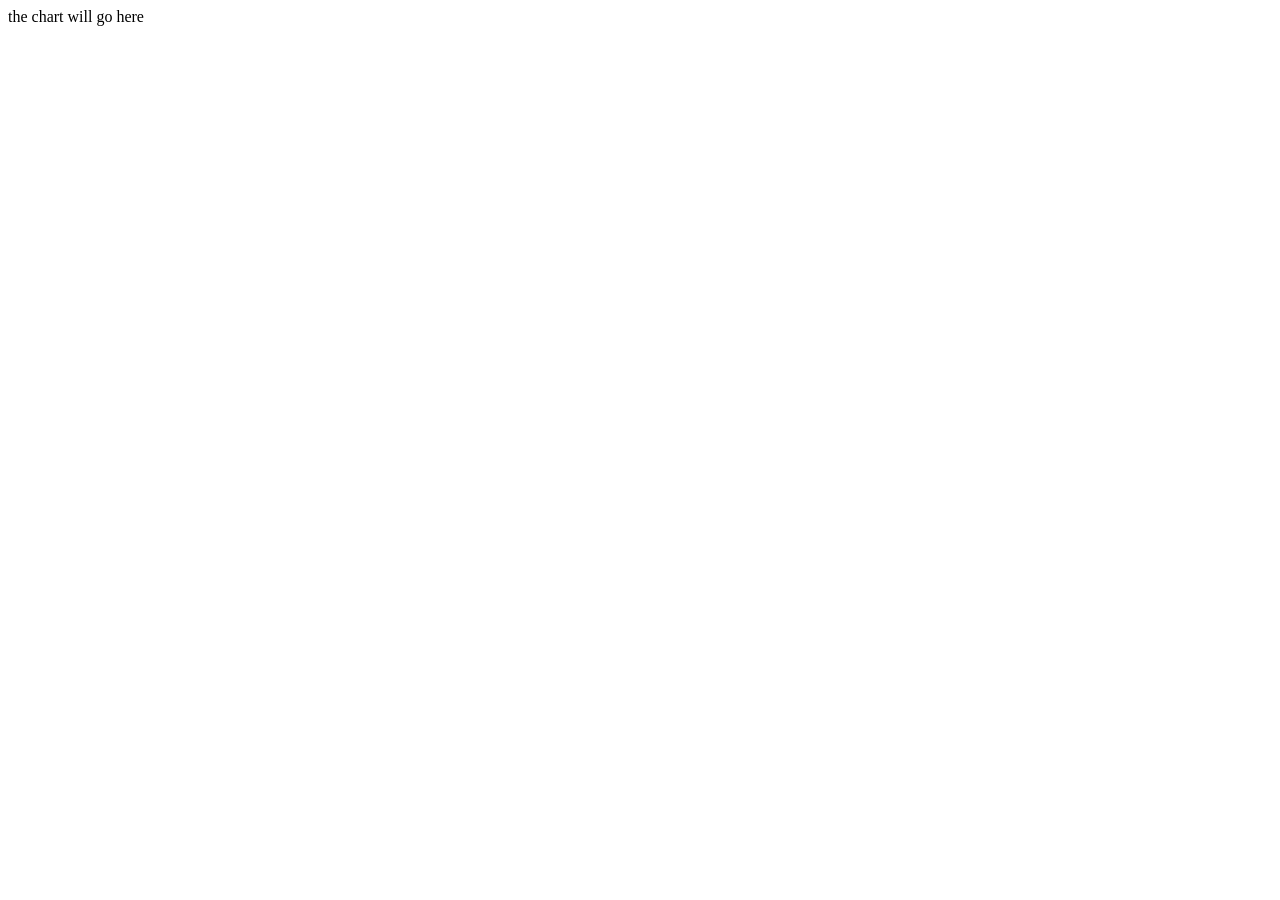
<file: anscombes-quartet/index.html>
<!DOCTYPE html>
<html>
<head>
  <meta charset="UTF-8">
  <title>Anscombe's Quartet</title>
</head>

<body>

  <div id="chart">the chart will go here</div>

  <script src="https://d3js.org/d3.v7.min.js"></script>
  <script src="script.js"></script>

</body>
</html>
</file>
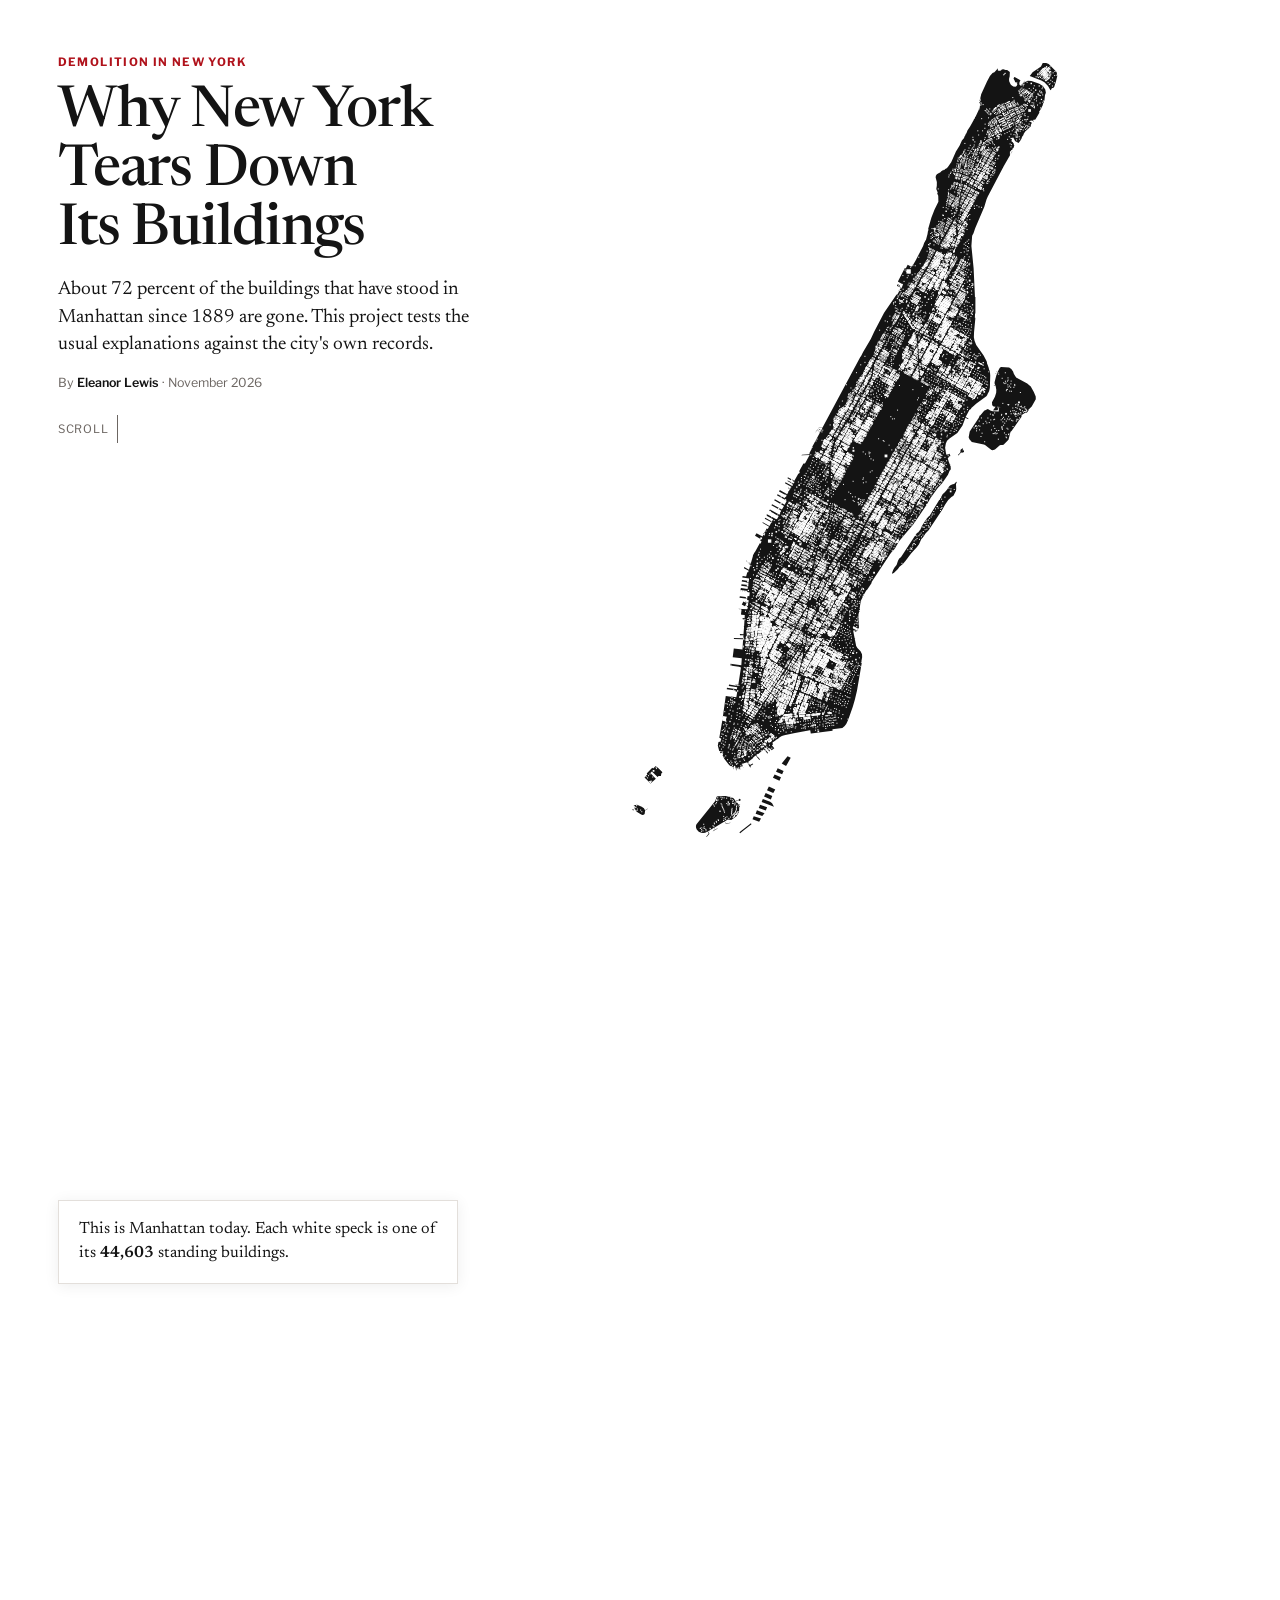
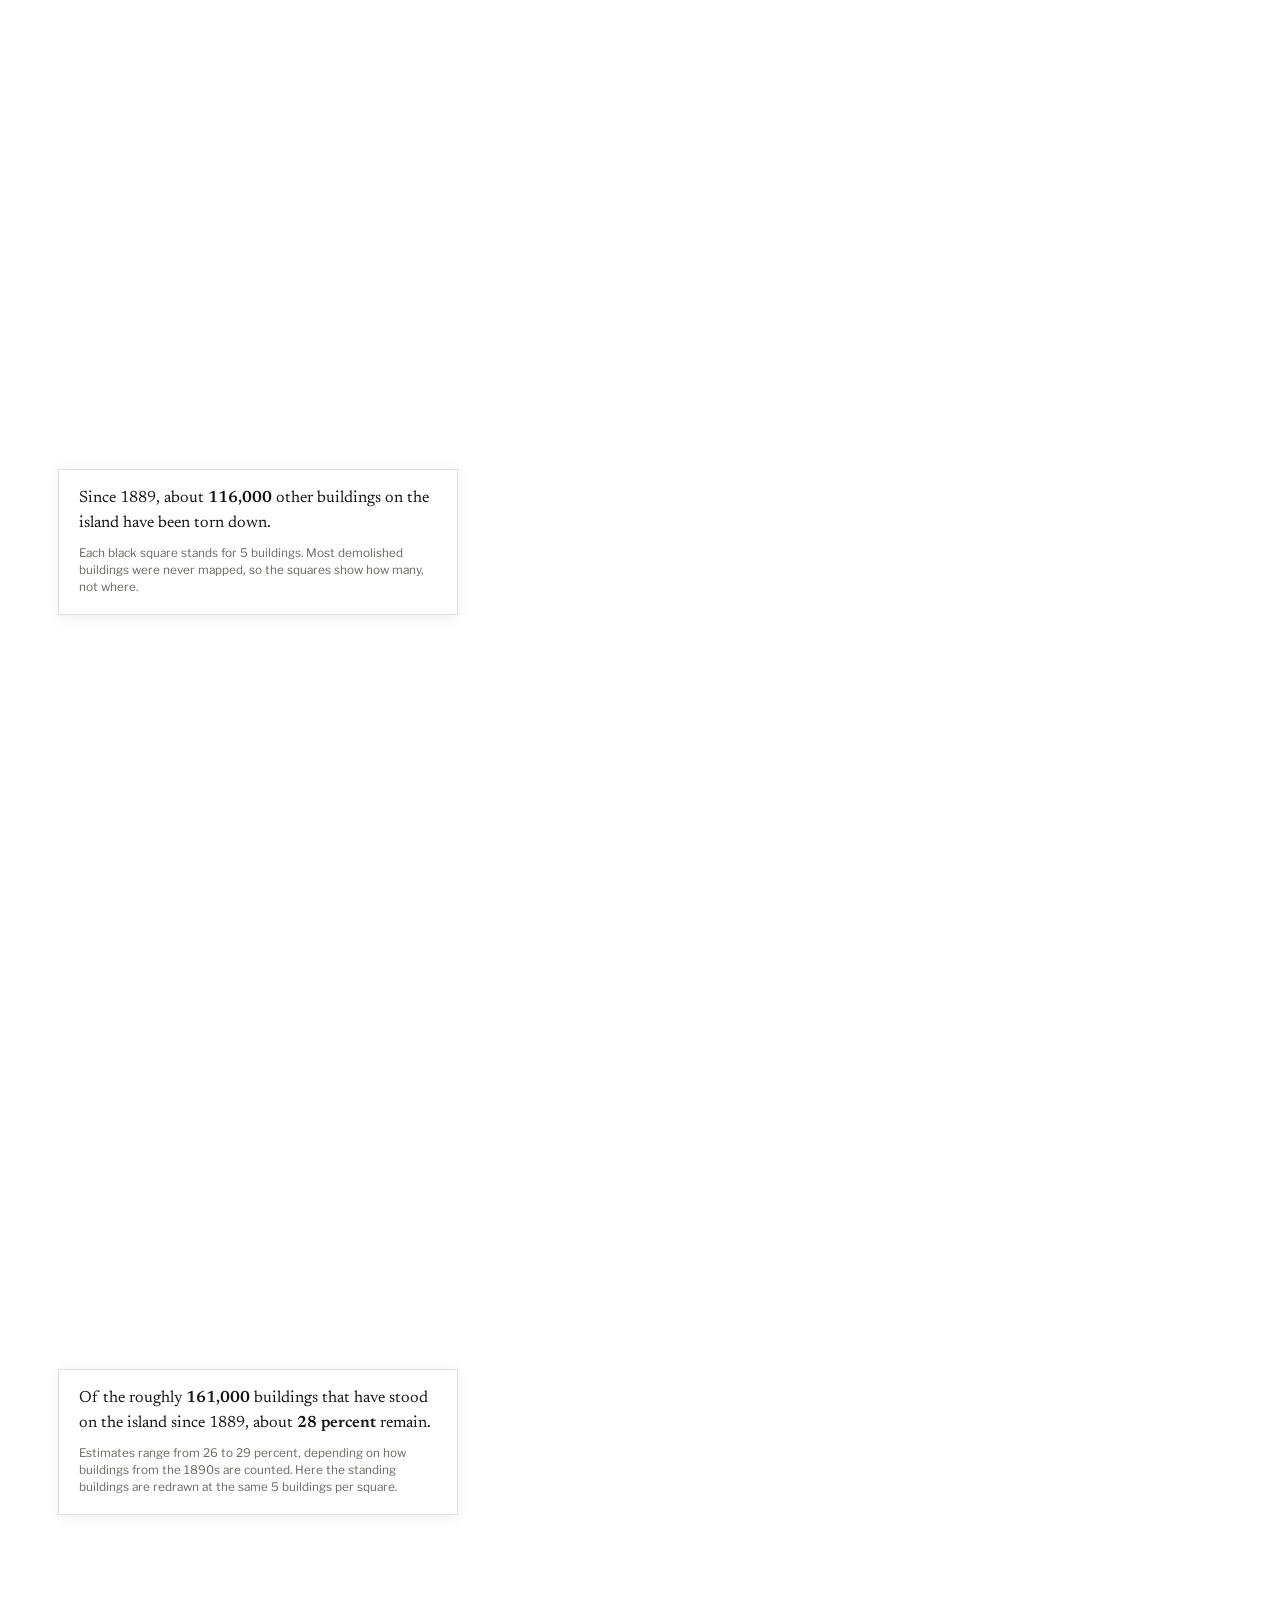
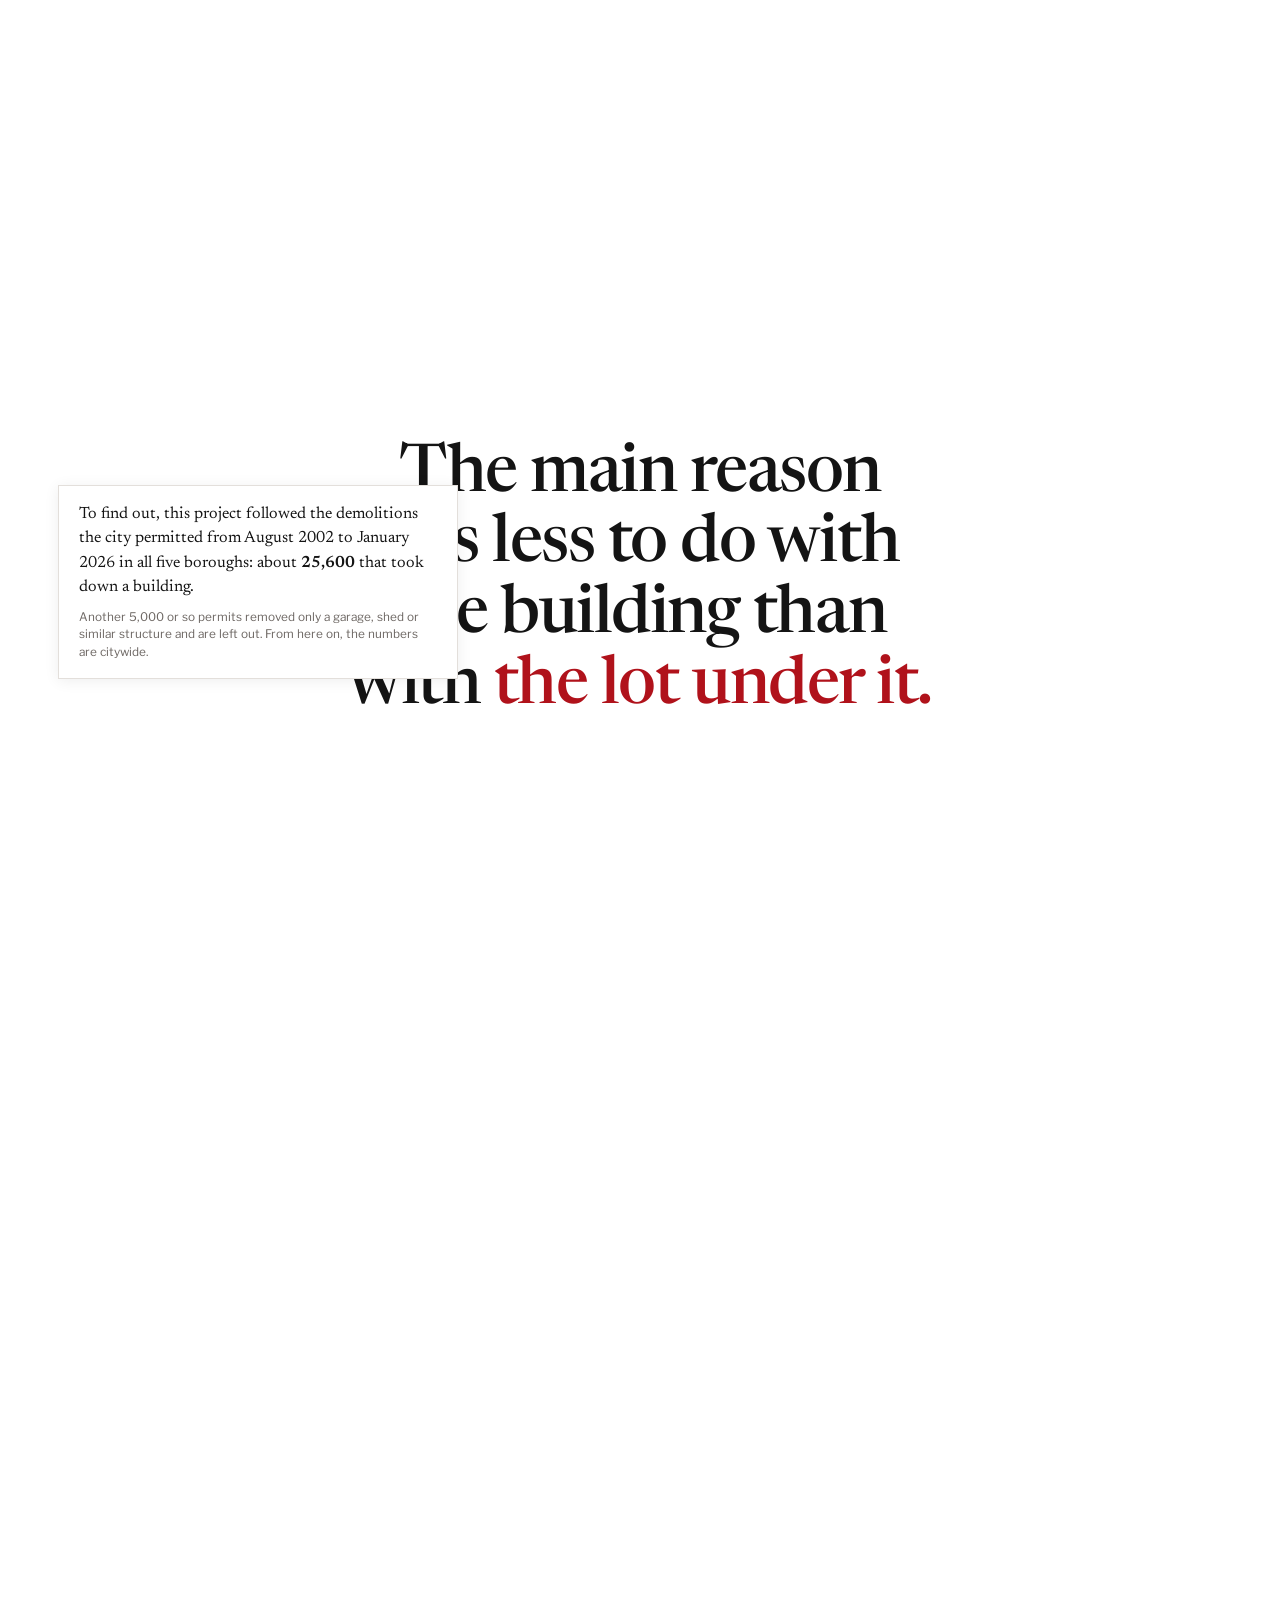
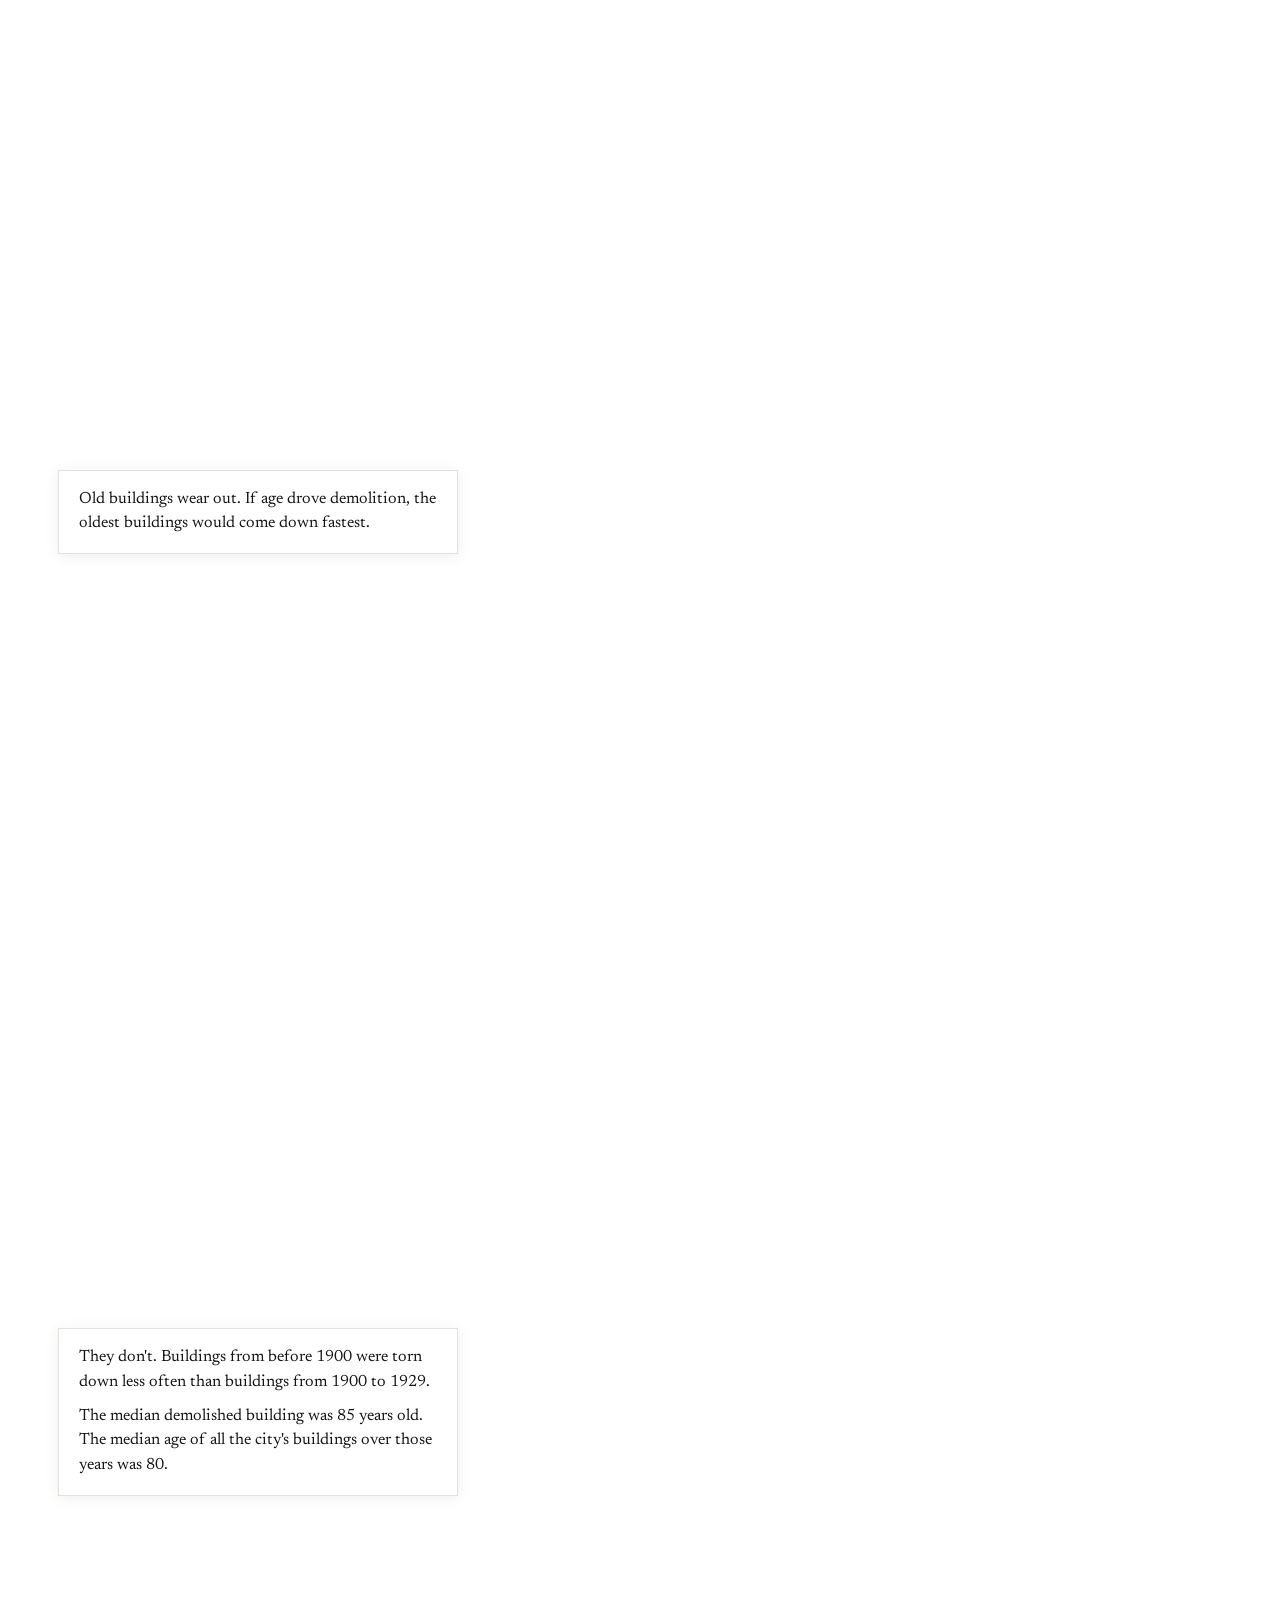
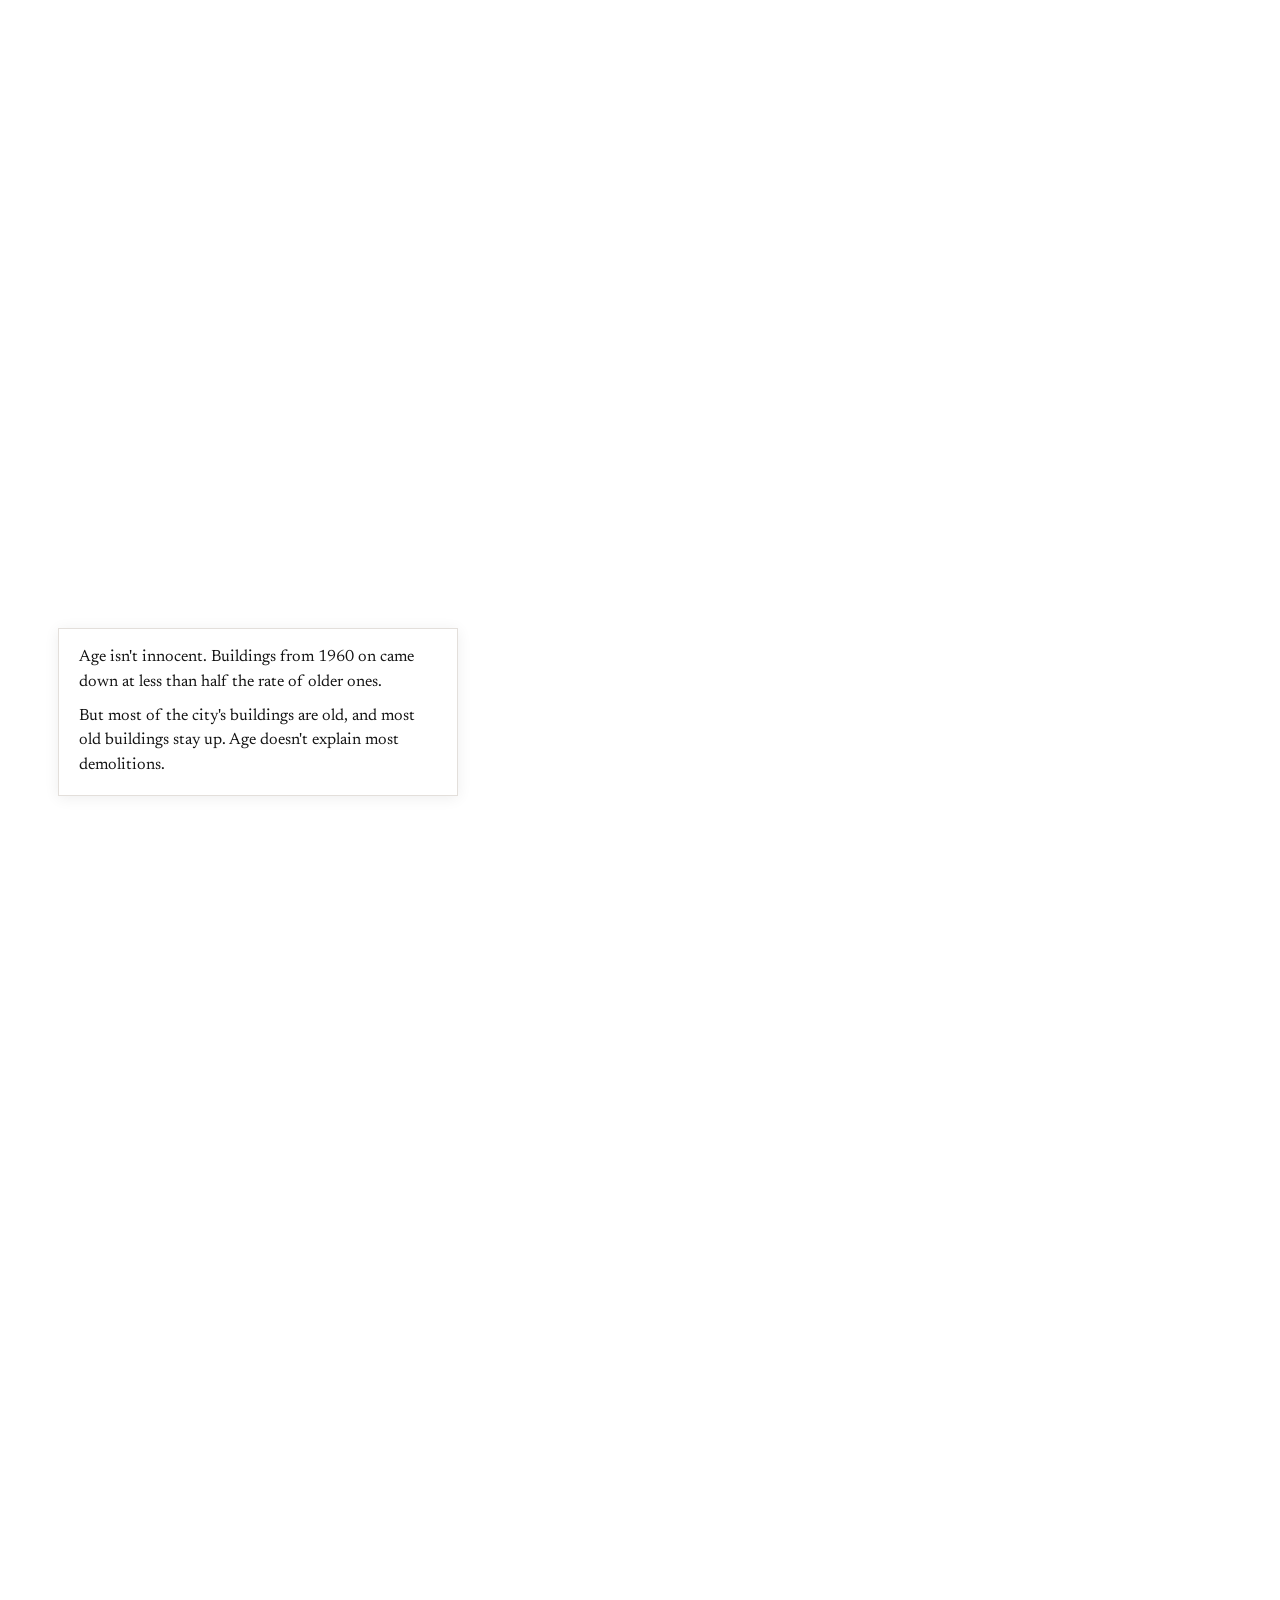
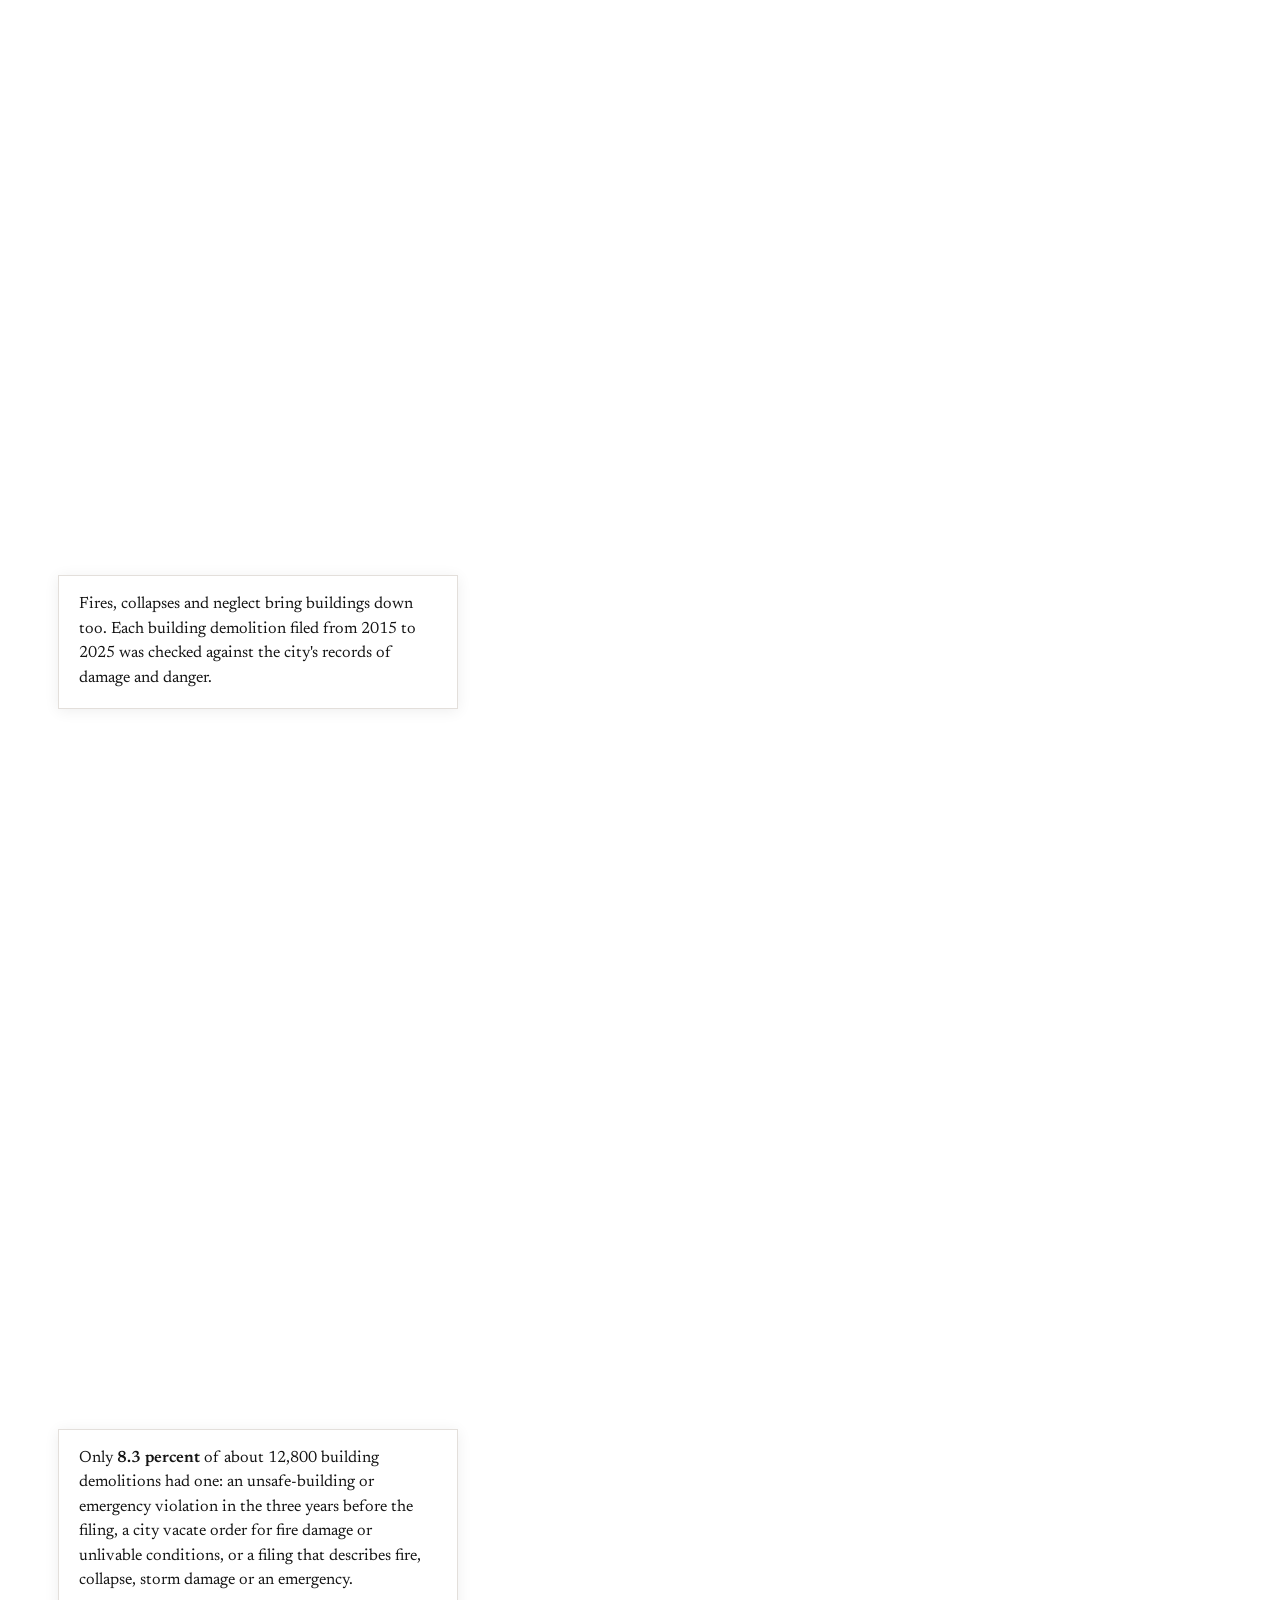
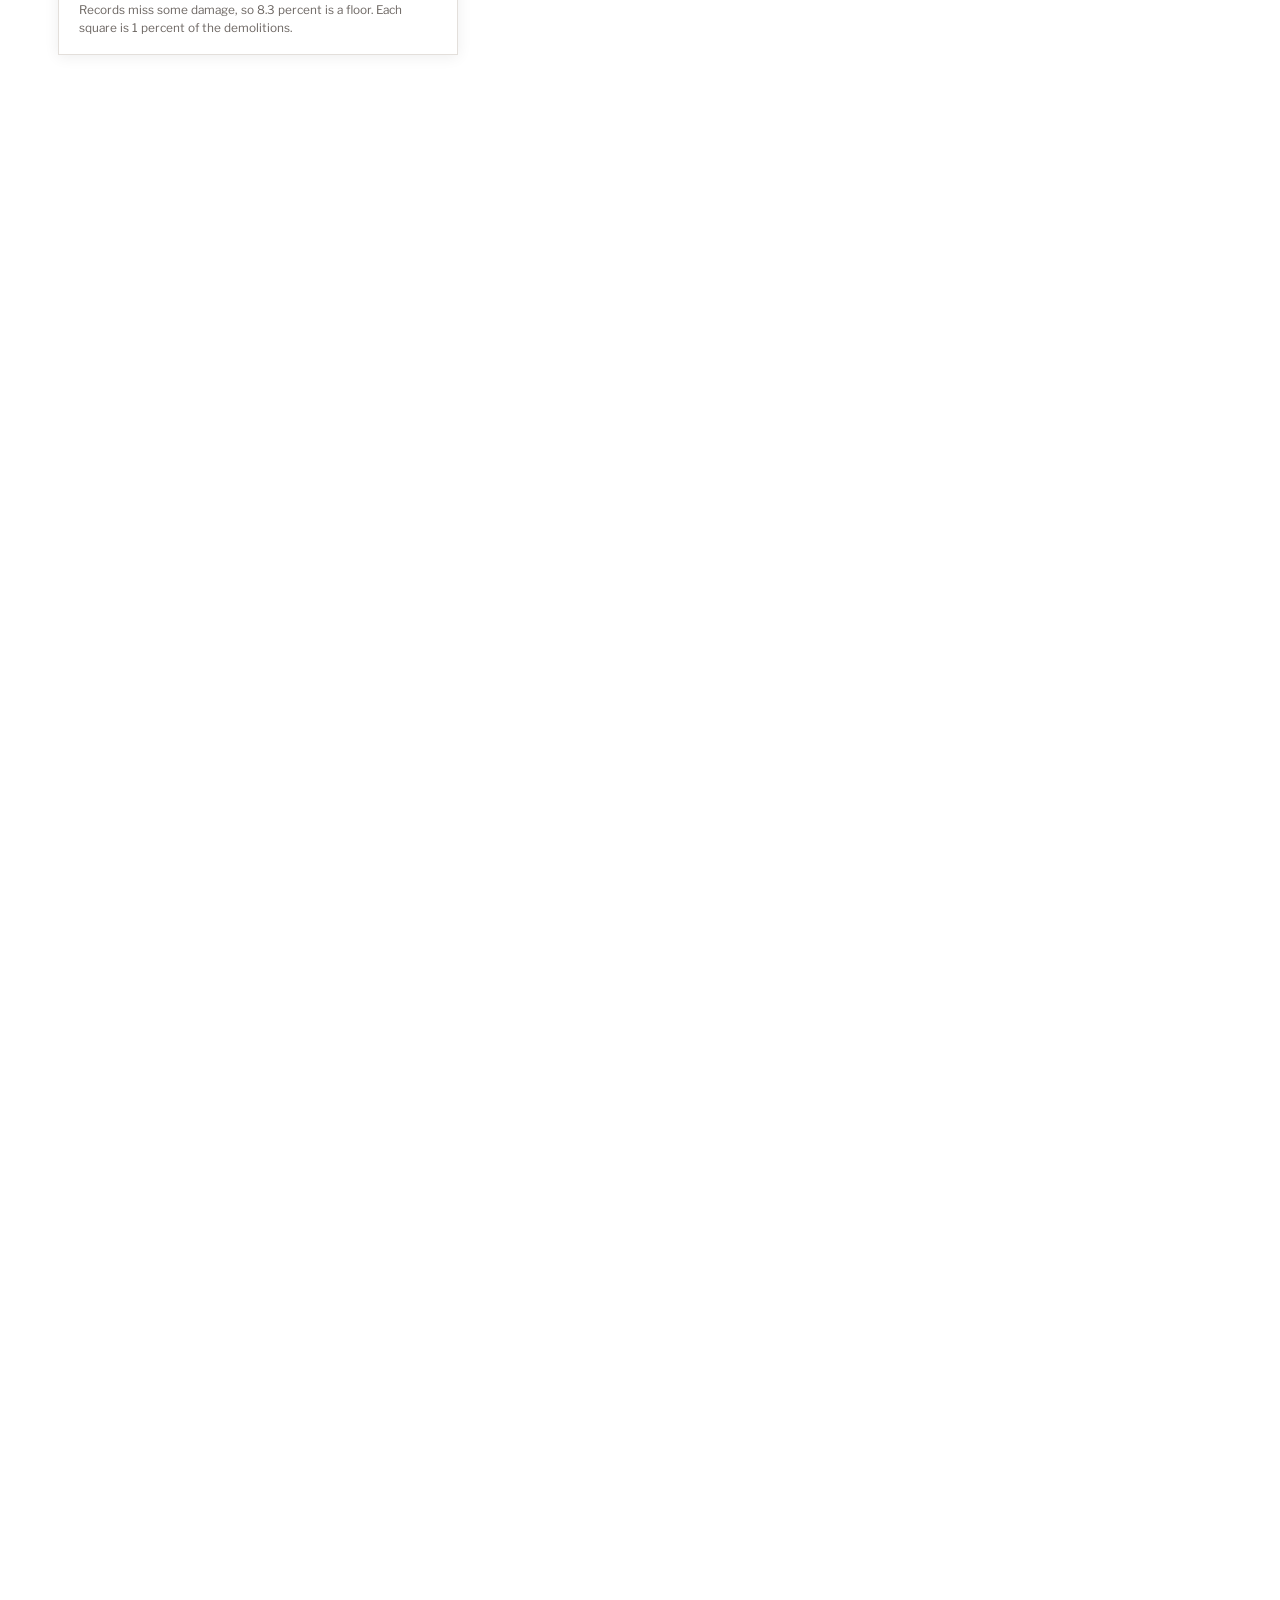
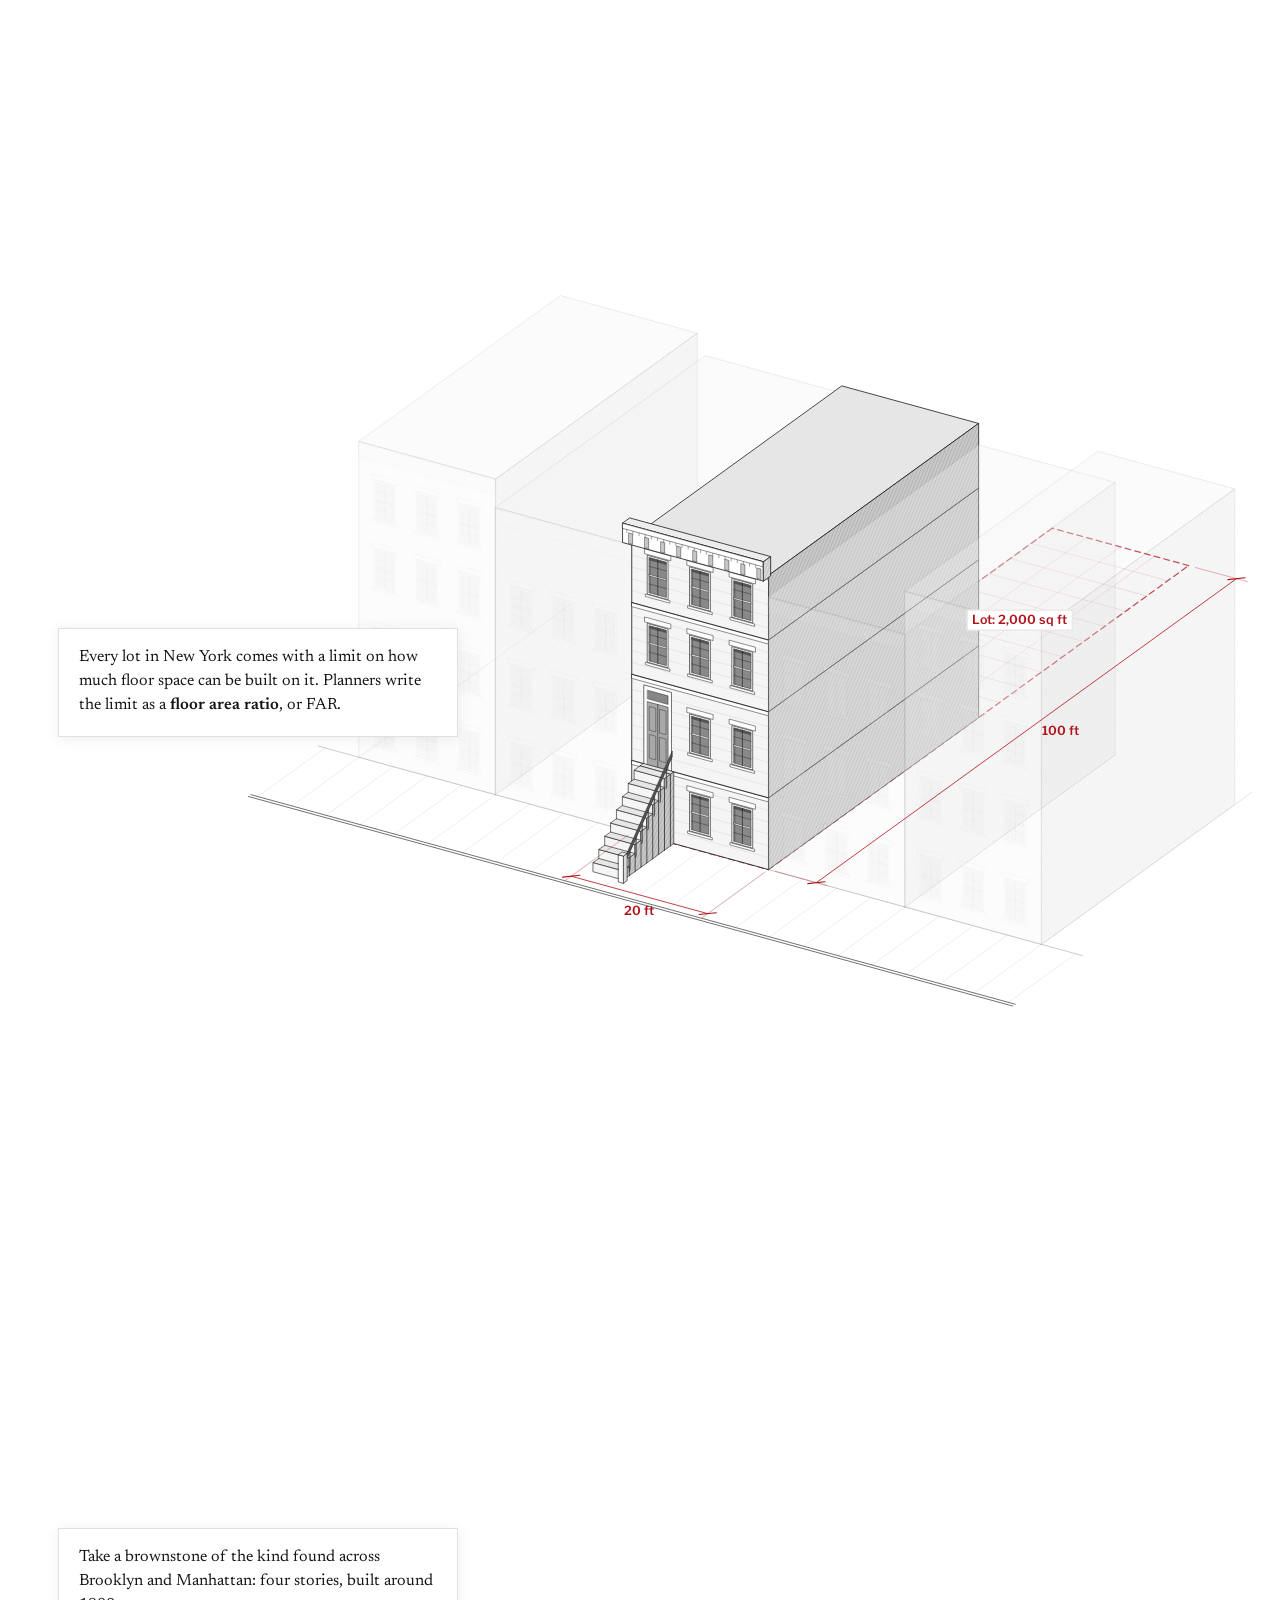
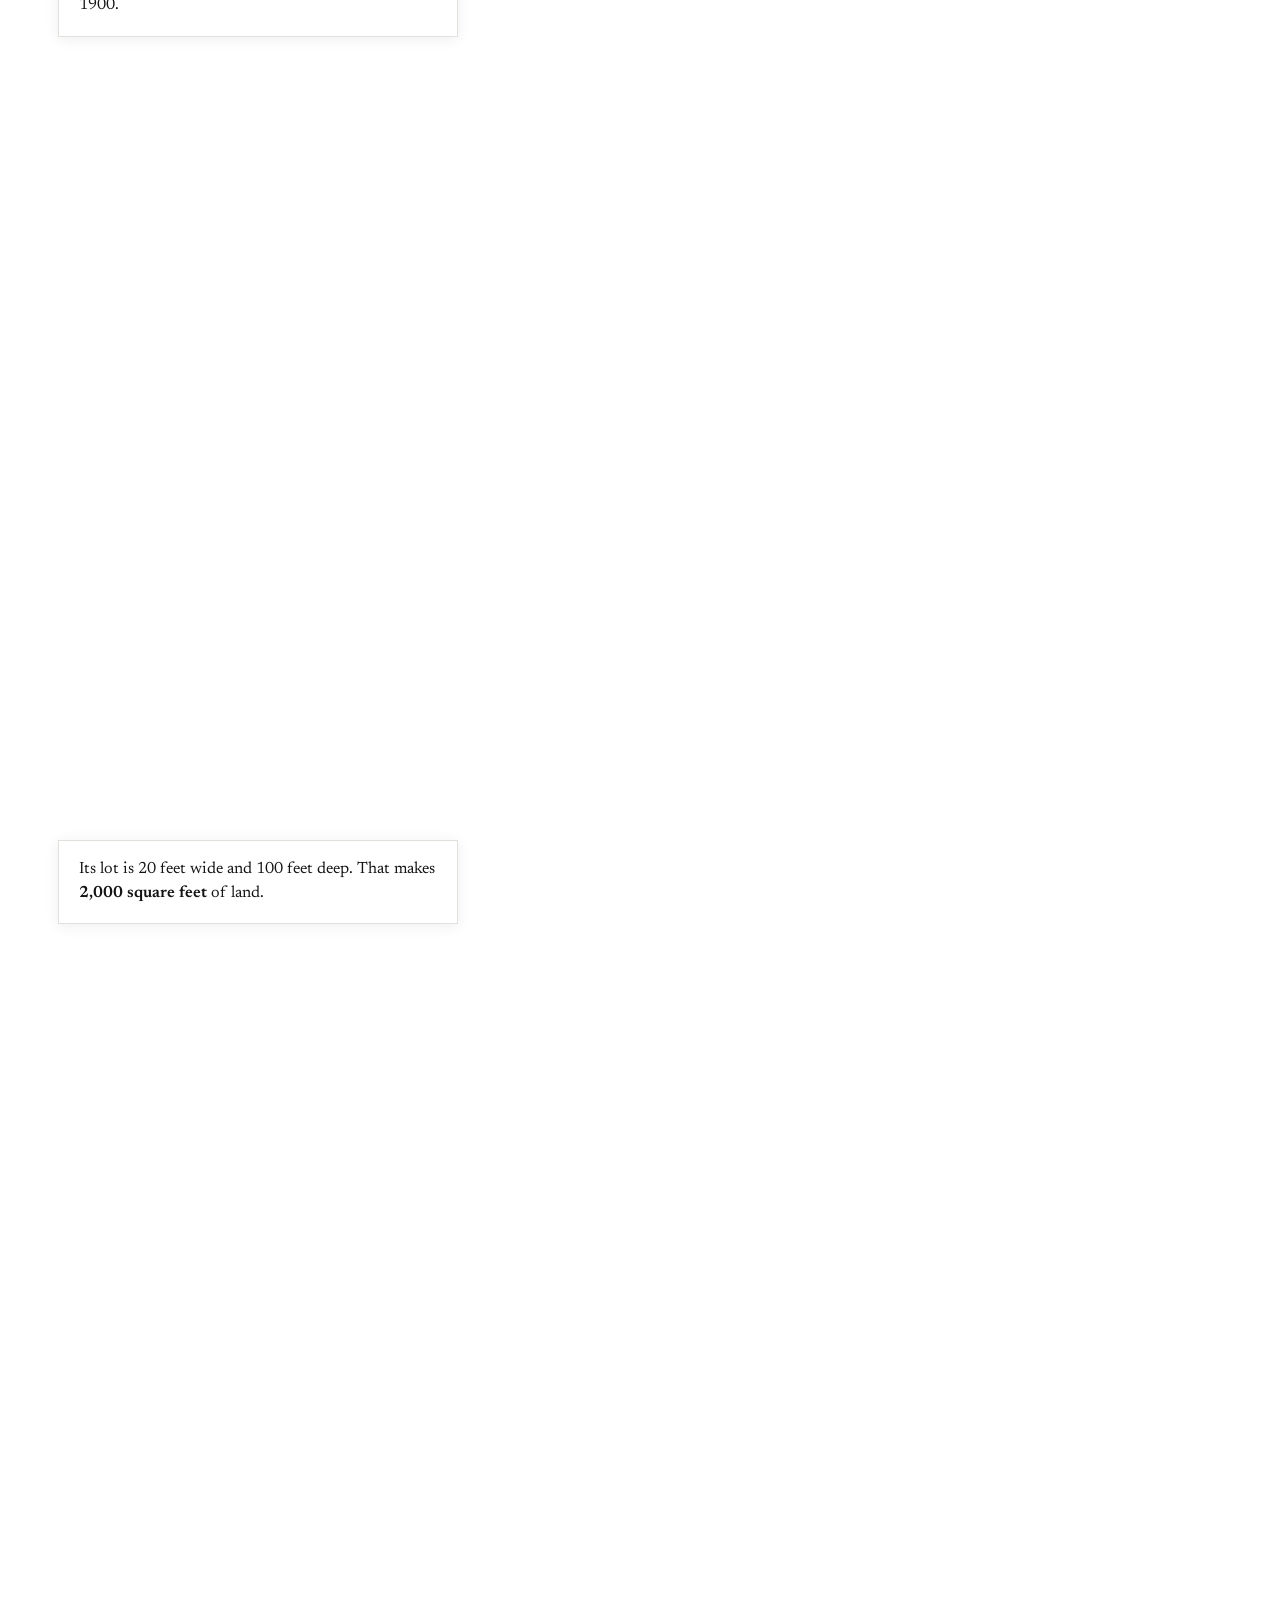
<file: nyc-demolition/index.html>
<!DOCTYPE html>
<html lang="en">
<head>
<meta charset="utf-8">
<meta name="viewport" content="width=device-width, initial-scale=1">
<title>Why New York Tears Down Its Buildings</title>
<link rel="preconnect" href="https://fonts.googleapis.com">
<link rel="preconnect" href="https://fonts.gstatic.com" crossorigin>
<link href="https://fonts.googleapis.com/css2?family=Libre+Franklin:wght@400;500;600;700&family=Newsreader:ital,opsz,wght@0,6..72,400;0,6..72,500;0,6..72,600;1,6..72,400&display=swap" rel="stylesheet">
<style>
:root{
  /* one visual world: newsprint white, ink black, demolition red. Pinned full-height stages; text cards scroll over them. */
  --paper:#ffffff;
  --ink:#141414;
  --red:#b0121b;
  --red-deep:#6e0b10;
  --mute:#6c6662;
  --rule:#e3dfdb;
  --land:#f1efec;
  --serif:"Newsreader", "Iowan Old Style", Georgia, "Times New Roman", serif;
  --sans:"Libre Franklin", "Helvetica Neue", Arial, sans-serif;
  color-scheme: light;
}
*{box-sizing:border-box}
html,body{margin:0;background:var(--paper);color:var(--ink)}
body{font-family:var(--serif);font-size:20px;line-height:1.5;-webkit-font-smoothing:antialiased;text-rendering:optimizeLegibility}
a{color:inherit}
:focus-visible{outline:2px solid var(--red);outline-offset:2px}
h1,h2,h3{text-wrap:balance;font-weight:500;margin:0}
.sans{font-family:var(--sans)}

/* ---------- scenes ---------- */
.scene{position:relative}
.stage{position:sticky;top:0;height:100vh;height:100svh;overflow:hidden;background:var(--paper)}
.stage canvas,.stage svg.full{position:absolute;inset:0;width:100%;height:100%;display:block}
.steps{position:relative;z-index:3;margin-top:-100vh;margin-top:-100svh;pointer-events:none}
.step{min-height:100vh;min-height:100svh;display:flex;align-items:center;padding:0 max(16px,4.5vw)}
.step.short{min-height:70vh}
.step.tail{min-height:60vh}
.card{pointer-events:auto;max-width:25rem;background:var(--paper);padding:1rem 1.25rem 1.1rem;border:1px solid var(--rule);box-shadow:0 2px 14px rgba(20,20,20,.07);font-size:1.02rem;line-height:1.5}
.card p{margin:0 0 .6em}
.card p:last-child{margin-bottom:0}
.card .note{font-family:var(--sans);font-size:.74rem;line-height:1.45;color:var(--mute);margin-top:.7em}
.card .label{display:block;font-family:var(--sans);font-size:.72rem;font-weight:700;letter-spacing:.09em;text-transform:uppercase;color:var(--red);margin-bottom:.35em}
.marker{height:2px}
.spacer{height:88vh;height:88svh}
.mute{color:var(--mute)}
b,strong{font-weight:600}
.num{font-variant-numeric:tabular-nums lining-nums}
.sq{display:inline-block;width:.62em;height:.62em;vertical-align:.02em;margin-right:.15em}

/* ---------- opening ---------- */
#open .stage{background:#fff}
.hero{position:absolute;z-index:2;left:max(16px,4.5vw);top:max(16px,6vh);max-width:31rem;transition:none}
.kicker{font-family:var(--sans);font-size:.72rem;font-weight:700;letter-spacing:.12em;text-transform:uppercase;color:var(--red);margin-bottom:.8rem}
.hero h1{font-size:clamp(2.2rem,4.6vw,3.6rem);line-height:1.02;letter-spacing:-.018em;font-weight:500}
.dek{font-size:clamp(1.05rem,1.5vw,1.22rem);line-height:1.42;margin:1rem 0 1rem;max-width:27rem}
.byline{font-family:var(--sans);font-size:.78rem;color:var(--mute)}
.byline b{color:var(--ink);font-weight:600}
.scrollcue{font-family:var(--sans);font-size:.72rem;letter-spacing:.08em;text-transform:uppercase;color:var(--mute);margin-top:1.4rem;display:flex;gap:.5rem;align-items:center}
.scrollcue::after{content:"";width:1px;height:28px;background:var(--mute)}
.ov{position:absolute;z-index:2;pointer-events:none;font-family:var(--sans);opacity:0}
.ov-legend{right:max(16px,3vw);bottom:max(16px,4vh);color:#fff;font-size:.78rem;line-height:1.4;text-align:right;text-shadow:0 1px 2px rgba(0,0,0,.25)}
.ov-legend .sq{background:#141414;outline:1px solid rgba(255,255,255,.55)}
.ov-share{font-size:.8rem;font-weight:600;letter-spacing:.02em;padding:.25rem .5rem}
.ov-share .big{display:block;font-family:var(--serif);font-weight:500;font-size:clamp(2rem,4vw,3rem);line-height:1;letter-spacing:-.02em}
#ov-stand{color:var(--red);background:#fff;padding:.45rem .7rem}
#ov-gone{color:#fff;background:#141414;padding:.45rem .7rem}
.question{position:absolute;inset:0;display:flex;align-items:center;justify-content:center;padding:0 6vw;text-align:center;z-index:2;opacity:0;pointer-events:none}
.question h2{color:#fff;font-size:clamp(2.4rem,6.4vw,5.4rem);line-height:1.02;letter-spacing:-.025em;font-weight:500;max-width:14ch}

/* ---------- charts ---------- */
.chartwrap{position:absolute;inset:0}
svg text{font-family:var(--sans)}
.reveal{position:absolute;inset:0;display:flex;align-items:center;justify-content:center;padding:0 7vw;opacity:0;pointer-events:none;z-index:2}
.reveal h2{font-size:clamp(2.1rem,5.2vw,4.4rem);line-height:1.06;letter-spacing:-.022em;max-width:16ch;text-align:center}
.reveal h2 em{font-style:normal;color:var(--red)}

/* ---------- suspect title beats ---------- */
.sbeat{position:absolute;inset:0;z-index:2;pointer-events:none;display:grid;grid-template-columns:23vw minmax(0,1fr);align-items:center;gap:3.5vw;padding:0 4.5vw;visibility:hidden}
.sbeat .bk,.sbeat .bt,.sbeat figure{opacity:0;will-change:opacity,transform}
.sbeat .bk{font-family:var(--sans);font-size:.78rem;font-weight:700;letter-spacing:.14em;text-transform:uppercase;color:var(--red);margin-bottom:.9rem}
.sbeat .bt{font-family:var(--serif);font-size:clamp(3.2rem,6.4vw,6.6rem);line-height:.9;letter-spacing:-.035em;font-weight:500}
.sbeat .ph{display:grid;grid-template-columns:1fr 1fr;gap:1.8vw;align-items:start}
.sbeat figure{margin:0;width:min(100%,calc((100svh - 15rem) * 1.3333))}
.sbeat figure.f2{margin-top:9vh}
.sbeat img{display:block;width:100%;height:auto;aspect-ratio:4/3;object-fit:cover;background:#ececec;outline:1px solid rgba(0,0,0,.12);outline-offset:-1px}
.sbeat figcaption{font-family:var(--sans);font-size:.7rem;line-height:1.38;color:var(--mute);margin-top:.5rem;max-width:30rem}
.sbeat figcaption .cr{display:block;color:#9a9a9a;margin-top:.15rem}
@media (max-width:760px){
  .step.short{min-height:120vh;min-height:120svh}
  .sbeat{grid-template-columns:1fr;align-content:center;gap:1.1rem;padding:0 16px}
  .sbeat .bt{font-size:clamp(3rem,15vw,4.4rem)}
  .sbeat .bk{margin-bottom:.5rem}
  .sbeat .ph{grid-template-columns:1fr;gap:.9rem}
  .sbeat figure{width:min(80%,calc((100svh - 17rem) * .6667))}
  .sbeat figure.f2{margin-top:0;justify-self:end}
}

/* ---------- brownstone ---------- */
#far .stage{background:#fff}
.far-letters{position:absolute;inset:0;display:flex;align-items:center;justify-content:center;gap:clamp(.6rem,3vw,3rem);pointer-events:none;z-index:2}
.far-letters .w{display:flex;flex-direction:column;align-items:center}
.far-letters .L{font-size:clamp(5rem,16vw,13rem);line-height:.9;font-weight:500;letter-spacing:-.03em}
.far-letters .rest{font-family:var(--serif);font-size:clamp(1.2rem,2.6vw,2.3rem);color:var(--red);font-style:italic;white-space:nowrap}
.hl{position:absolute;z-index:2;font-family:var(--sans);font-size:.78rem;line-height:1.25;color:var(--ink);white-space:nowrap;pointer-events:none;opacity:0;transform:translate(-50%,-50%)}
.hl.red{color:var(--red);font-weight:600}
.hl.left{transform:translate(0,-50%)}
.hl.red.left{font-size:.82rem}
.hl.tag{background:#fff;padding:.1rem .3rem;border:1px solid var(--rule)}
.equation{position:absolute;z-index:2;font-family:var(--serif);opacity:0;pointer-events:none;text-align:left}
.equation .eq{font-size:clamp(1.6rem,3.2vw,2.6rem);line-height:1.1;letter-spacing:-.01em}
.equation .eq .r{color:var(--red)}
.equation .cap{font-family:var(--sans);font-size:.74rem;color:var(--mute);margin-top:.3rem}
.illus{position:absolute;z-index:2;right:max(16px,3vw);bottom:max(12px,2.5vh);font-family:var(--sans);font-size:.7rem;color:var(--mute);max-width:21rem;text-align:right;opacity:0;pointer-events:none}

/* ---------- map ---------- */
#lookup{padding:12vh max(16px,4.5vw) 3rem;border-top:1px solid var(--rule)}
.lk-head{max-width:44rem}
.lk-head h2{font-size:clamp(1.9rem,3.8vw,3rem);line-height:1.05;letter-spacing:-.02em;margin-bottom:1rem}
.lk-head p{margin:0 0 .8em;max-width:40rem}
.lk-grid{display:grid;grid-template-columns:minmax(0,1fr) 22rem;gap:1.5rem;margin-top:1.8rem;align-items:start}
@media (max-width:980px){.lk-grid{grid-template-columns:1fr}}
.mapbox{position:relative;height:min(78vh,760px);min-height:420px;background:#fff;border:1px solid var(--rule);overflow:hidden;touch-action:pan-y}
.mapbox canvas{position:absolute;inset:0;width:100%;height:100%;display:block;cursor:grab}
.mapbox canvas.drag{cursor:grabbing}
.mapctl{position:absolute;right:10px;top:10px;display:flex;flex-direction:column;gap:6px;z-index:2}
.mapctl button{width:34px;height:34px;border:1px solid var(--rule);background:#fff;font:600 18px/1 var(--sans);color:var(--ink);cursor:pointer}
.mapctl button:hover{border-color:var(--ink)}
.maphint{position:absolute;left:10px;bottom:10px;z-index:2;font-family:var(--sans);font-size:.72rem;color:var(--mute);background:rgba(255,255,255,.9);padding:.25rem .45rem}
.mapload{position:absolute;inset:0;display:flex;align-items:center;justify-content:center;font-family:var(--sans);font-size:.85rem;color:var(--mute);z-index:1}
.maptip{position:absolute;z-index:3;pointer-events:none;background:#fff;border:1px solid var(--ink);padding:.35rem .5rem;font-family:var(--sans);font-size:.75rem;line-height:1.35;display:none;max-width:15rem}
.legend{font-family:var(--sans);font-size:.75rem;color:var(--ink);display:flex;flex-wrap:wrap;gap:.4rem 1rem;align-items:center;margin:.7rem 0 0}
.legend .ttl{font-weight:600;width:100%}
.legend .k{display:inline-flex;align-items:center;gap:.35rem}
.legend .k i{display:inline-block;width:12px;height:12px}
.legend .end{font-weight:600;color:var(--mute);white-space:nowrap}
.legend .sub{width:100%;color:var(--mute);margin-top:-.15rem}
.panel{font-family:var(--sans);font-size:.86rem;line-height:1.45}
.panel label{display:block;font-weight:600;font-size:.78rem;margin-bottom:.35rem}
.search{display:flex;gap:.4rem}
.search select,.search input{font:inherit;font-size:.9rem;padding:.55rem .6rem;border:1px solid #bdb7b2;background:#fff;color:var(--ink);border-radius:0;min-width:0}
.search input{flex:1}
.search select{flex:0 0 auto}
.results{list-style:none;margin:.3rem 0 0;padding:0;border:1px solid var(--rule);max-height:15rem;overflow:auto;display:none}
.results li button{all:unset;display:block;width:100%;box-sizing:border-box;padding:.45rem .6rem;cursor:pointer;border-bottom:1px solid var(--rule)}
.results li button:hover,.results li button:focus-visible{background:#f6f3f1}
.results .sub{color:var(--mute);font-size:.76rem}
.status{font-size:.78rem;color:var(--mute);min-height:1.2em;margin-top:.35rem}
.detail{margin-top:1.1rem;border-top:3px solid var(--ink);padding-top:.8rem;display:none}
.detail h3{font-family:var(--serif);font-size:1.35rem;line-height:1.15;margin-bottom:.2rem}
.detail .where{color:var(--mute);font-size:.78rem;margin-bottom:.8rem}
.pctline{display:flex;align-items:baseline;gap:.5rem;margin:.2rem 0 .5rem}
.pctline .big{font-family:var(--serif);font-size:2.4rem;line-height:1;font-weight:500}
.pctends{display:flex;justify-content:space-between;font-family:var(--sans);font-size:.7rem;color:var(--mute);margin:-.75rem 0 1rem}
.pctbar{position:relative;height:10px;background:linear-gradient(90deg,#d6d1cb 0 75%,#e8a08a 75% 90%,#d9654f 90% 95%,#bb3328 95% 99%,#520a0e 99%);margin:.2rem 0 1rem}
.pctbar i{position:absolute;top:-4px;width:2px;height:18px;background:var(--ink)}
.facts{display:grid;grid-template-columns:auto 1fr;gap:.3rem .8rem;margin:0}
.facts dt{color:var(--mute)}
.facts dd{margin:0}
.farbar{position:relative;height:14px;background:#fff;border:1px solid var(--ink);margin:.35rem 0 .2rem}
.farbar .used{position:absolute;left:0;top:0;bottom:0;background:var(--ink)}
.farbar .coy{position:absolute;top:-5px;bottom:-5px;width:2px;background:var(--red)}
.caveat{font-size:.76rem;color:var(--mute);margin-top:.9rem}
.flag{display:inline-block;font-size:.72rem;font-weight:700;letter-spacing:.04em;text-transform:uppercase;padding:.15rem .4rem;background:var(--red);color:#fff;margin:.1rem 0 .4rem}

/* ---------- methods ---------- */
#methods{padding:5rem max(16px,4.5vw) 6rem;border-top:1px solid var(--rule);background:#faf9f7}
#methods .inner{max-width:42rem}
#methods h2{font-size:1.6rem;margin-bottom:1rem}
#methods h3{font-family:var(--sans);font-size:.78rem;font-weight:700;letter-spacing:.09em;text-transform:uppercase;margin:1.8rem 0 .5rem;color:var(--red)}
#methods p,#methods li{font-size:.95rem;line-height:1.55}
#methods ul{padding-left:1.1rem;margin:.4rem 0}
#methods li{margin-bottom:.35rem}
.foot{font-family:var(--sans);font-size:.75rem;color:var(--mute);margin-top:2.5rem}

@media (max-width:760px){
  body{font-size:18px}
  .step{align-items:flex-end;padding-bottom:9vh}
  .card{max-width:none;width:100%;font-size:.98rem}
  .hero{right:16px}
  .ov-legend{bottom:auto;top:12px}
}
@media (prefers-reduced-motion: reduce){
  *{scroll-behavior:auto}
}
</style>
</head>
<body>

<!-- =========================================================== 1. OPENING: MANHATTAN -->
<section class="scene" id="open" aria-label="How many of Manhattan's buildings are gone">
  <div class="stage">
    <canvas id="c-open" aria-hidden="true"></canvas>
    <header class="hero" id="hero">
      <div class="kicker">Demolition in New York</div>
      <h1>Why New York Tears Down Its Buildings</h1>
      <p class="dek">About 72 percent of the buildings that have stood in Manhattan since 1889 are gone. This project tests the usual explanations against the city's own records.</p>
      <div class="byline">By <b>Eleanor Lewis</b> · November 2026</div>
      <div class="scrollcue">Scroll</div>
    </header>
    <div class="ov ov-legend" id="ov-legend"><span class="sq"></span> = <span class="unitn">5</span> buildings<br>Squares show counts, not locations</div>
    <div class="ov ov-share" id="ov-stand"><span class="big">28%</span>still standing</div>
    <div class="ov ov-share" id="ov-gone"><span class="big">72%</span>torn down</div>
    <div class="question" id="question"><h2>Why were they torn down?</h2></div>
  </div>
  <div class="steps">
    <div class="spacer" aria-hidden="true"></div>
    <div class="step"><div class="card"><p>This is Manhattan today. Each white speck is one of its <b class="num">44,603</b> standing buildings.</p></div></div>
    <div class="step"><div class="card"><p>Since 1889, about <b class="num">116,000</b> other buildings on the island have been torn down.</p><p class="note">Each black square stands for <span class="unitn">5</span> buildings. Most demolished buildings were never mapped, so the squares show how many, not where.</p></div></div>
    <div class="step"><div class="card"><p>Of the roughly <b class="num">161,000</b> buildings that have stood on the island since 1889, about <b>28 percent</b> remain.</p><p class="note">Estimates range from 26 to 29 percent, depending on how buildings from the 1890s are counted. Here the standing buildings are redrawn at the same <span class="unitn">5</span> buildings per square.</p></div></div>
    <div class="step"><div class="marker"></div></div>
    <div class="step tail"><div class="marker"></div></div>
  </div>
</section>

<!-- =========================================================== 2. SUSPECTS: AGE AND DAMAGE -->
<section class="scene" id="suspects" aria-label="Testing age and damage">
  <div class="stage">
    <svg class="full" id="svg-sus" aria-hidden="true"></svg>
    <div class="sbeat" id="sus-age">
      <div class="tt"><div class="bk">Suspect one</div><h2 class="bt">Age</h2></div>
      <div class="ph">
        <figure class="f1"><img src="img/age-1.jpg" width="1000" height="750" loading="lazy" decoding="async" alt="Brick row buildings with fire escapes and bracketed cornices."></figure>
        <figure class="f2"><img src="img/age-2.jpg" width="1400" height="1167" style="aspect-ratio:6/5" loading="lazy" decoding="async" alt="Three five-story tenements with fire escapes above a delicatessen, a florist and a candy store, with cars parked at the curb."><figcaption>Tenements at 808–810 Second Avenue, Manhattan, photographed for the Historic American Buildings Survey. The buildings have since been torn down.<span class="cr">Historic American Buildings Survey / Library of Congress</span></figcaption></figure>
      </div>
    </div>
    <div class="sbeat" id="sus-dmg">
      <div class="tt"><div class="bk">Suspect two</div><h2 class="bt">Damage</h2></div>
      <div class="ph">
        <figure class="f1"><img src="img/damage-1.jpg" width="1365" height="1024" loading="lazy" decoding="async" alt="Close view of a stone facade with peeling paint and dark water stains below a window."></figure>
        <figure class="f2"><img src="img/damage-2.jpg" width="1400" height="1050" loading="lazy" decoding="async" alt="An empty wooden house with weathered clapboard and a sagging porch roof."><figcaption>An empty house on East 15th Street near Avenue U, Brooklyn, 2012. The city issued a permit to demolish it that fall.<span class="cr">Jim Henderson / Wikimedia Commons</span></figcaption></figure>
      </div>
    </div>
    <div class="reveal" id="reveal"><h2>The main reason has less to do with the building than with <em>the lot under it.</em></h2></div>
  </div>
  <div class="steps">
    <div class="step"><div class="card"><p>To find out, this project followed the demolitions the city permitted from August 2002 to January 2026 in all five boroughs: about <b class="num">25,600</b> that took down a building.</p><p class="note">Another 5,000 or so permits removed only a garage, shed or similar structure and are left out. From here on, the numbers are citywide.</p></div></div>
    <div class="step short"><div class="marker"></div></div>
    <div class="step"><div class="card"><p>Old buildings wear out. If age drove demolition, the oldest buildings would come down fastest.</p></div></div>
    <div class="step"><div class="card"><p>They don't. Buildings from before 1900 were torn down less often than buildings from 1900 to 1929.</p><p>The median demolished building was 85 years old. The median age of all the city's buildings over those years was 80.</p></div></div>
    <div class="step"><div class="card"><p>Age isn't innocent. Buildings from 1960 on came down at less than half the rate of older ones.</p><p>But most of the city's buildings are old, and most old buildings stay up. Age doesn't explain most demolitions.</p></div></div>
    <div class="step short"><div class="marker"></div></div>
    <div class="step"><div class="card"><p>Fires, collapses and neglect bring buildings down too. Each building demolition filed from 2015 to 2025 was checked against the city's records of damage and danger.</p></div></div>
    <div class="step"><div class="card"><p>Only <b>8.3 percent</b> of about <span class="num">12,800</span> building demolitions had one: an unsafe-building or emergency violation in the three years before the filing, a city vacate order for fire damage or unlivable conditions, or a filing that describes fire, collapse, storm damage or an emergency.</p><p class="note">Records miss some damage, so 8.3 percent is a floor. Each square is 1 percent of the demolitions.</p></div></div>
    <div class="step"><div class="marker"></div></div>
    <div class="step tail"><div class="marker"></div></div>
  </div>
</section>

<!-- =========================================================== 3. FAR AND THE BROWNSTONE -->
<section class="scene" id="far" aria-label="Floor area ratio, explained with a brownstone">
  <div class="stage">
    <canvas id="c-house" aria-hidden="true"></canvas>
    <div class="far-letters" id="far-letters" aria-hidden="true">
      <div class="w"><span class="L">F</span><span class="rest">Floor</span></div>
      <div class="w"><span class="L">A</span><span class="rest">Area</span></div>
      <div class="w"><span class="L">R</span><span class="rest">Ratio</span></div>
    </div>
    <div id="house-ov"></div>
    <div class="equation" id="equation"><div class="eq"><span class="num">4,000</span> sq ft <span class="mute">÷</span> <span class="num">2,000</span> sq ft = <span class="r">FAR 2.0</span></div><div class="cap">floor area ÷ lot area</div></div>
    <div class="illus" id="illus">Illustration of a typical lot. The extra floors show the amount of space allowed; real zoning also limits height, depth and yards.</div>
  </div>
  <div class="steps">
    <div class="step"><div class="card"><p>Every lot in New York comes with a limit on how much floor space can be built on it. Planners write the limit as a <b>floor area ratio</b>, or FAR.</p></div></div>
    <div class="step"><div class="card"><p>Take a brownstone of the kind found across Brooklyn and Manhattan: four stories, built around 1900.</p></div></div>
    <div class="step"><div class="card"><p>Its lot is 20 feet wide and 100 feet deep. That makes <b>2,000 square feet</b> of land.</p></div></div>
    <div class="step"><div class="card"><p>Each of its four floors is 20 by 50 feet, or 1,000 square feet. Together they hold <b>4,000 square feet</b>.</p></div></div>
    <div class="step"><div class="card"><p>Divide the floor area by the lot area and you have the FAR: 4,000 ÷ 2,000 = <b>2.0</b>.</p></div></div>
    <div class="step"><div class="card"><p>Now suppose the zoning here allows a FAR of 4.0. The lot could hold <b>8,000 square feet</b>, the equivalent of four more floors. The house uses half of its allowance.</p></div></div>
    <div class="step"><div class="card"><p>To a buyer who wants to build, those 4,000 unbuilt square feet can be worth more than the house. Getting at them usually means tearing the house down.</p></div></div>
    <div class="step"><div class="card"><p>On a block where the limit is 2.0, the same house already uses everything it is allowed. There is nothing more to build, and far less reason to knock it down.</p></div></div>
    <div class="step tail"><div class="marker"></div></div>
  </div>
</section>

<!-- =========================================================== 4. THE EVIDENCE ON FAR -->
<section class="scene" id="evidence" aria-label="Demolition rates by unused floor area">
  <div class="stage">
    <canvas id="c-ev" aria-hidden="true"></canvas>
    <svg class="full" id="svg-ev" aria-hidden="true"></svg>
  </div>
  <div class="steps">
    <div class="step"><div class="card"><p>Back to the evidence. Here are the demolition rates by building age again.</p></div></div>
    <div class="step"><div class="card"><p>Now the same rate, grouped by how much of its allowed floor area each lot was using, on the same scale.</p></div></div>
    <div class="step"><div class="card"><p>Lots using less than a quarter of their allowance came down about <b>55 times</b> as often as lots at or past their limit.</p><p>Compared with lots of similar age, size, use, borough and landmark status, the odds were still about <b>25 times</b> higher.</p></div></div>
    <div class="step"><div class="card"><p>The new buildings constructed after a demolition fit the pattern. Whether a demolished lot had been using a fifth of its allowance or three-quarters of it, the median building that replaced it used <b>all of it</b>.</p><p class="note">Among demolished lots with a new building on record a few years later (51 percent). About 23 percent had been merged into larger lots, 19 percent were still empty, and 6 percent still showed a building from before the demolition filing.</p></div></div>
    <div class="step tail"><div class="marker"></div></div>
  </div>
</section>

<!-- =========================================================== 5. THE POLICY LINK -->
<section class="scene" id="policy" aria-label="What happens when the city rezones">
  <div class="stage">
    <svg class="full" id="svg-pol" aria-hidden="true"></svg>
  </div>
  <div class="steps">
    <div class="step"><div class="card"><p>The limits are set by the city, and the city changes them. Rezonings adopted from 2003 to 2007 alone covered about <b>188,000 lots</b>: 14 percent got a higher limit and 23 percent a lower one.</p></div></div>
    <div class="step"><div class="card"><p>When a lot's limit went up, demolitions there rose about <b>2.2 times</b> as fast as on lots the city left alone. The pattern held in each of six rounds of rezoning between 2006 and 2024.</p><p class="note">95 percent interval: about 1.9 to 2.5. Each round compares a three-year period before a rezoning with one after it.</p></div></div>
    <div class="step"><div class="card"><p>When the limit went down, the demolition rate fell to <b>0.68 times</b> that of lots left alone.</p><p class="note">Two cautions: the city tends to raise limits where it already expects growth, and to lower them after waves of teardowns. Both can make the effects look larger.</p></div></div>
    <div class="step"><div class="card"><p>In December 2024 the City Council adopted City of Yes for Housing Opportunity. Between the city's 2024 and 2026 lot records, about <b>541,000</b> lots with buildings got a higher limit, most of them through it.</p><p>If past patterns hold, this project's model expects about <b>3,500</b> building demolitions over three years under the new limits, against about 2,100 under the old ones. The rules are too new to test.</p></div></div>
    <div class="step tail"><div class="marker"></div></div>
  </div>
</section>

<!-- =========================================================== 6. MAP AND LOOKUP -->
<section id="lookup" aria-labelledby="lk-title">
  <div class="lk-head">
    <div class="kicker">Every lot in the city</div>
    <h2 id="lk-title">Which lots look like the ones that came down?</h2>
    <p>Each of the <span class="num">804,166</span> lots with a building in the five boroughs is scored by how closely it resembles lots demolished in the past. Unused floor area carries the most weight; age, size, use, borough, landmark status and recent rezonings adjust it.</p>
    <p>The score uses the limits in force before City of Yes, the version that could be tested. A version trained on demolitions from 2008 to 2020 put <b>67 percent</b> of the buildings demolished in 2020–23, which it had never seen, in the riskiest tenth of lots (a risk rank of 90 or higher). Since January 2024, demolition has been filed for <span class="num">2,555</span> scored lots; 48 percent were in that tenth.</p>
    <p class="note sans" style="font-size:.8rem;color:var(--mute)">Each lot gets a risk rank from 0 to 99: 99 means it looks most like the lots that were demolished, 0 the least. The score is built only from the city's lot and zoning records. It has no information about who owns a lot, whether it has been sold or how the building is holding up, so it is not a forecast for any one building.</p>
  </div>
  <div class="lk-grid">
    <div>
      <div class="mapbox" id="mapbox">
        <canvas id="c-map" aria-label="Map of demolition risk scores for every lot in New York City" role="img"></canvas>
        <div class="mapload" id="mapload">Loading 804,166 lots…</div>
        <div class="mapctl"><button type="button" id="zin" aria-label="Zoom in">+</button><button type="button" id="zout" aria-label="Zoom out">−</button><button type="button" id="zall" aria-label="Show the whole city" style="font-size:12px">All</button></div>
        <div class="maphint" id="maphint">Drag to move · Ctrl + scroll or +/− to zoom · zoom in for single lots</div>
        <div class="maptip" id="maptip"></div>
      </div>
      <div class="legend" id="legend"></div>
    </div>
    <div class="panel">
      <label for="addr">Look up a lot</label>
      <div class="search">
        <select id="boro" aria-label="Borough"><option value="1">Manhattan</option><option value="2">Bronx</option><option value="3" selected>Brooklyn</option><option value="4">Queens</option><option value="5">Staten Island</option></select>
        <input id="addr" type="search" autocomplete="off" placeholder="e.g. 335 Union Street" aria-describedby="lk-status">
      </div>
      <ul class="results" id="results" aria-label="Matching addresses"></ul>
      <div class="status" id="lk-status" aria-live="polite">Type a house number and street, or click a lot on the map.</div>
      <div class="detail" id="detail" aria-live="polite"></div>
    </div>
  </div>
</section>

<!-- =========================================================== 7. METHODS -->
<section id="methods" aria-labelledby="m-title">
  <div class="inner">
    <h2 id="m-title">How this was done</h2>
    <h3>Manhattan, 1889 to today</h3>
    <p>Standing buildings are the city's building footprints (main buildings; detached garages and sheds left out). The number that have stood since 1889 adds the 1889 count of every building on the island to the new buildings planned or filed each year after: an 1898 real-estate history for 1889–1899, the Office for Metropolitan History's index of new-building applications for 1900–1986, and Department of Buildings permits for 1989–2026. Demolished = everything that stood minus what stands. Applications are not completions, so the share standing is an estimate; reasonable choices for the 1890s give 26 to 29 percent.</p>
    <h3>Demolitions, 2002–2026, citywide</h3>
    <p>Full demolitions from Department of Buildings job filings (BIS and DOB NOW) with a permit, matched by tax lot to the PLUTO lot file released about six months into each three-year window (eight releases, 2003 to 2024; the last window runs two and a half years, to January 2026). About 8 percent of permitted demolitions are left out because the lot could not be matched to a lot record with a building and a zoning limit; in the two latest windows, most of these lots already showed no building. Age is the year built on record, which is often rounded. FAR use is the lot's built floor area divided by the largest residential or commercial floor area its zoning allowed at the time.</p>
    <h3>Garages and sheds</h3>
    <p>Some permitted full demolitions remove only a detached garage, shed, kiosk or similar structure and leave the main building standing. Filings in the older BIS system from 2008 to 2023 describe the job: on 17 percent of demolished lots with a description, every permit was for such a structure (25 percent on one- and two-family lots). For filings without a description, the chance was estimated from the lot's building type, lot size, age, height and borough, and from whether the old building still appeared on the next lot record (left out for the latest window, whose lot record came too soon after). On lots with a description, the estimate matched closely: a cross-validated AUC of 0.89, with predicted and actual shares both 18 percent. Every count, rate, share and model result here weights each demolition by its estimated chance of having removed a building: about 25,600 of the 30,540 permitted demolitions, between roughly 24,800 and 26,400 depending on the estimate.</p>
    <h3>What replaced them</h3>
    <p>For each demolished lot, the lot record released about three to six and a half years after the demolition was filed (demolitions filed through July 2023). Of an estimated 23,800 building demolitions with a later record, 51 percent had a building built after the demolition period began, 23 percent had been merged into a larger lot, 19 percent were still empty, and 6 percent still showed a building with an earlier year built, about half of them with the same floor area as before; 1 percent had no year built on record. For the lots with a new building, the share of the allowance in use is built floor area divided by the larger of the residential or commercial limit: before, under the limit at the time of the demolition; after, under the limit on record when the new building appeared (it had changed on 25 percent of lots). Measured against the earlier limit, the medians after are 105 to 118 percent. Shares above 100 percent mostly reflect zoning bonuses and community-facility allowances, which the limit used here leaves out.</p>
    <h3>Damage</h3>
    <p>Permitted building demolitions filed 2015–2025 (garage and shed permits weighted out as described above), checked against DOB unsafe-building, emergency and structurally compromised violations issued up to three years before the filing (and 30 days after), HPD vacate orders for fire damage or habitability, and filing descriptions naming fire, collapse, storm damage or an emergency.</p>
    <h3>The model</h3>
    <p>A weighted case-control logistic regression: all demolished lots and a 2 percent sample of the rest, weighted back to the full count. The rezoning test is a difference-in-differences: for lots with no zoning change in the previous round, it compares the change in demolition rates on rezoned lots with the change on lots left alone. It counts every permitted full demolition, garages and sheds included. Those make up about 7 percent of demolitions on upzoned lots and 17 percent elsewhere, so leaving them out would likely raise the 2.2 figure somewhat, to as much as about 2.5.</p>
    <h3>The scores</h3>
    <p>The score uses only the city's lot, zoning and demolition records; it has no information about owners, sales or building condition. The risk rank is the lot's percentile among all scored lots, from 0 to 99. Each lot's score comes from the same model refit on building demolitions filed from August 2011 to July 2023 and applied to the 2026 lot file, with the allowance as recorded in 2024. Tested out of time (trained on 2008–2020, tested on August 2020 to July 2023), it scored an AUC of 0.875 on building demolitions, and its predictions ran about 22 percent high. Filings since 2024 do not describe what was demolished, so the 2,555 recent filings include some garages and sheds; among those that look like building demolitions, about 52 percent were in the riskiest tenth. The City of Yes figure applies the same model to the 2026 limits, which it was never trained on.</p>
    <h3>Sources</h3>
    <ul>
      <li>NYC Open Data: <a href="https://data.cityofnewyork.us/d/5zhs-2jue">Building Footprints</a>, <a href="https://data.cityofnewyork.us/d/ic3t-wcy2">DOB Job Application Filings</a>, <a href="https://data.cityofnewyork.us/d/w9ak-ipjd">DOB NOW: Build Job Application Filings</a>, <a href="https://data.cityofnewyork.us/d/3h2n-5cm9">DOB Violations</a>, <a href="https://data.cityofnewyork.us/d/tb8q-a3ar">HPD Order to Repair/Vacate Orders</a>, <a href="https://data.cityofnewyork.us/d/gthc-hcne">Borough Boundaries</a></li>
      <li>NYC Department of City Planning, <a href="https://www.nyc.gov/content/planning/pages/resources/datasets/mappluto-pluto-change">PLUTO and its archive</a></li>
      <li><a href="https://www.metrohistory.com/permit-search">Office for Metropolitan History, building permit search</a> (Manhattan new-building applications, 1900–1986)</li>
      <li><a href="https://archive.org/details/historyofrealest00durs">A History of Real Estate, Building and Architecture in New York City (1898)</a></li>
      <li>Richard Howe, <a href="https://www.gothamcenter.org/blog/notes-on-manhattan-bricks">"Notes on Manhattan Bricks," Gotham Center</a> (1889 building count)</li>
      <li><a href="https://therealdeal.com/magazine/new-york-february-2017/zoning-games/">The Real Deal, "Zoning games" (2017)</a> (2003–2007 rezonings)</li>
      <li><a href="https://www.nyc.gov/site/planning/plans/city-of-yes/city-of-yes-housing-opportunity.page">NYC Planning, City of Yes for Housing Opportunity</a></li>
      <li>Full method and results: <a href="https://claude.ai/artifact/8zwej5HB2DFq5Qq1mrDH23">Demolitions and unused FAR in NYC</a></li>
    </ul>
    <h3>Photographs</h3>
    <ul>
      <li>Historic American Buildings Survey, <a href="https://commons.wikimedia.org/wiki/File:808-810_SECOND_AVENUE_MAIN_ELEVATIONS_OF_BUILDINGS_-_United_Nations_Vicinity_Area_Study,_Second_Avenue,_East_Forty-first,_East_Forty-third,_East_Forty-fourth,_East_Forty-eighty,_HABS_NY,31-NEYO,152-2.tif">"808-810 Second Avenue main elevations of buildings"</a> (HABS NY-6254), United Nations Vicinity Area Study. Library of Congress, public domain.</li>
      <li>Jim Henderson, <a href="https://commons.wikimedia.org/wiki/File:Wooden_House_1045_E15_Bklyn_2012_jeh.jpg">"Wooden House 1045 E15 Bklyn 2012"</a>, June 17, 2012. Wikimedia Commons, CC0. The file name's address is wrong; the photo's coordinates and DOB records place it on East 15th Street near Avenue U (block 7319), where demolition permits were issued in October 2012.</li>
      <li>All photographs converted to black and white and cropped.</li>
    </ul>
    <p class="foot">Demolition records are permits and filings, not confirmed completions. Lot records change between releases.</p>
  </div>
</section>

<script>
'use strict';
/* ======================================================================= helpers */
const $ = s => document.querySelector(s);
const clamp = (x, a = 0, b = 1) => x < a ? a : x > b ? b : x;
const lerp = (a, b, t) => a + (b - a) * t;
const seg = (t, a, b) => clamp((t - a) / (b - a));
const ease = t => t < .5 ? 4 * t * t * t : 1 - Math.pow(-2 * t + 2, 3) / 2;
const easeOut = t => 1 - Math.pow(1 - t, 3);
const easeIn = t => t * t * t;
const RM = matchMedia('(prefers-reduced-motion: reduce)').matches;
const fmt = n => Math.round(n).toLocaleString('en-US');
const hex2rgb = h => [parseInt(h.slice(1, 3), 16), parseInt(h.slice(3, 5), 16), parseInt(h.slice(5, 7), 16)];
const mix = (a, b, t) => { const A = hex2rgb(a), B = hex2rgb(b); return `rgb(${A.map((v, i) => Math.round(v + (B[i] - v) * t)).join(',')})`; };
const INK = '#141414', RED = '#b0121b', PAPER = '#ffffff', MUTE = '#6c6662', RULE = '#e3dfdb';
const RAMP = ['#d6d1cb', '#e8a08a', '#d9654f', '#bb3328', '#520a0e'];           // lots: <75th, 75-90, 90-95, 95-99, top 1%
const HEXR = ['#e9e5e1', '#e8a08a', '#d9654f', '#bb3328', '#8e141a', '#520a0e'];  // hexes: share of lots in riskiest tenth
const pctBand = p => p < 75 ? 0 : p < 90 ? 1 : p < 95 ? 2 : p < 99 ? 3 : 4;
const dprOf = () => Math.min(2, window.devicePixelRatio || 1);

async function gunzipB64(b64) {
  const s = atob(b64), n = s.length, u = new Uint8Array(n);
  for (let i = 0; i < n; i++) u[i] = s.charCodeAt(i);
  if ('DecompressionStream' in window) {
    const st = new Blob([u]).stream().pipeThrough(new DecompressionStream('gzip'));
    return new Uint8Array(await new Response(st).arrayBuffer());
  }
  await new Promise((ok, no) => { const sc = document.createElement('script'); sc.src = 'https://cdnjs.cloudflare.com/ajax/libs/pako/2.1.0/pako.min.js'; sc.onload = ok; sc.onerror = no; document.head.appendChild(sc); });
  return window.pako.ungzip(u);
}

/* ======================================================================= scroll engine
   Each scene's progress t = sum over its step cards of how far each card has travelled
   from the bottom of the viewport (0) to the middle (1). Draw functions are pure functions of t. */
const scenes = [];
function addScene(id, draw, resize) {
  const el = document.getElementById(id);
  const sc = { el, marks: [...el.querySelectorAll('.steps .card, .steps .marker')], draw, resize, t: -1, dirty: true };
  scenes.push(sc); return sc;
}
// where a card comes to rest: mid-screen on wide screens, lower on phones so the graphic stays visible above it
const restAt = () => innerWidth < 760 ? .7 : .5;
window.__restAt = restAt;
function sceneT(sc) {
  const vh = innerHeight, rest = restAt(); let t = 0;
  for (const m of sc.marks) {
    const r = m.getBoundingClientRect(); const mid = r.top + Math.min(r.height, vh * .6) / 2;
    const v = clamp((vh - mid) / (vh * (1 - rest))); t += RM ? (v > .5 ? 1 : 0) : v;
  }
  return t;
}
let ticking = false;
function tick() {
  ticking = false;
  for (const sc of scenes) {
    const r = sc.el.getBoundingClientRect();
    if (r.bottom < -40 || r.top > innerHeight + 40) continue;
    const t = sceneT(sc);
    if (sc.dirty || Math.abs(t - sc.t) > 1e-4) { sc.t = t; sc.dirty = false; try { sc.draw(t); } catch (e) { console.error(e); } }
  }
}
const request = () => { if (!ticking) { ticking = true; requestAnimationFrame(tick); } };
addEventListener('scroll', request, { passive: true });
let rzTimer = 0;
addEventListener('resize', () => { clearTimeout(rzTimer); rzTimer = setTimeout(() => { for (const sc of scenes) { sc.resize && sc.resize(); sc.dirty = true; } request(); }, 120); });

/* ======================================================================= 1. OPENING */
const OPEN = (() => {
  const cv = $('#c-open'), ctx = cv.getContext('2d');
  const NS = 44603, ND = 116434;
  let D = null, L = null;
  function setUnit(u) { document.querySelectorAll('.unitn').forEach(e => e.textContent = u); }
  function layout() {
    if (!D) return;
    // full device resolution, and a backing store that maps 1:1 to screen pixels, so the grid never gets resampled
    const stageEl = cv.parentElement, W = stageEl.clientWidth, H = stageEl.clientHeight, dpr = Math.min(3, window.devicePixelRatio || 1);
    cv.width = Math.round(W * dpr); cv.height = Math.round(H * dpr);
    cv.style.width = (cv.width / dpr) + 'px'; cv.style.height = (cv.height / dpr) + 'px';
    const wide = W >= 760;
    let mnx = 1e9, mny = 1e9, mxx = -1e9, mxy = -1e9;
    for (const r of D.outline) for (let i = 0; i < r.length; i += 2) { mnx = Math.min(mnx, r[i]); mxx = Math.max(mxx, r[i]); mny = Math.min(mny, r[i + 1]); mxy = Math.max(mxy, r[i + 1]); }
    const bw = wide ? W * .36 : W * .78, bh = wide ? H * .86 : H * .5;
    const k = Math.min(bw / (mxx - mnx), bh / (mxy - mny));
    const cx = wide ? W * .66 : W * .5, cy = wide ? H * .5 : H * .7;
    const ox = cx - k * (mnx + mxx) / 2, oy = cy + k * (mny + mxy) / 2;
    const P = (x, y) => [ox + k * x, oy - k * y];
    // island sprite (device pixels)
    const sp = document.createElement('canvas'); sp.width = cv.width; sp.height = cv.height;
    const g = sp.getContext('2d'); g.setTransform(dpr, 0, 0, dpr, 0, 0);
    const path = new Path2D();
    for (const r of D.outline) { for (let i = 0; i < r.length; i += 2) { const [X, Y] = P(r[i], r[i + 1]); i ? path.lineTo(X, Y) : path.moveTo(X, Y); } path.closePath(); }
    g.fillStyle = INK; g.fill(path, 'evenodd');
    g.fillStyle = '#fff';
    const pts = D.pts, nb = pts.length / 3, bx = new Float32Array(nb), by = new Float32Array(nb), bs = new Float32Array(nb);
    for (let i = 0, j = 0; i < pts.length; i += 3, j++) {
      const [X, Y] = P(pts[i], pts[i + 1]); const s = Math.max(1 / dpr, pts[i + 2] / 10 * k * .92);
      bx[j] = X; by[j] = Y; bs[j] = s; g.fillRect(X - s / 2, Y - s / 2, s, s);
    }
    // grid of squares
    let unit = 5, ns, nd, c;
    const counts = u => [Math.round(NS / u), Math.round(ND / u)];
    [ns, nd] = counts(5); c = Math.sqrt(W * H * .9 / (ns + nd));
    if (c < 3.6) { unit = 10; [ns, nd] = counts(10); c = Math.sqrt(W * H * .9 / (ns + nd)); }
    setUnit(unit);
    let cols, rows, inside, dist, outside;
    for (let iter = 0; iter < 40; iter++) {
      // every cell a whole number of screen pixels, so all gaps between squares are identical
      const cs = Math.max(2, Math.floor(c * dpr)) / dpr;
      cols = Math.floor(W / cs); rows = Math.floor(H / cs);
      // island mask at cell resolution
      const m = document.createElement('canvas'); m.width = cols; m.height = rows; const mg = m.getContext('2d');
      const gx0 = Math.round((W - cols * cs) / 2 * dpr) / dpr, gy0 = Math.round((H - rows * cs) / 2 * dpr) / dpr;
      const c0 = c; c = cs;
      mg.setTransform(1 / cs, 0, 0, 1 / cs, -gx0 / cs, -gy0 / cs); mg.fillStyle = '#000'; mg.fill(path, 'evenodd');
      const a = mg.getImageData(0, 0, cols, rows).data; inside = new Uint8Array(cols * rows);
      const touch = new Uint8Array(cols * rows);
      for (let i = 0; i < touch.length; i++) touch[i] = a[i * 4 + 3] > 0 ? 1 : 0;
      // only cells the island actually touches are kept free, so the red margin is less than one cell wide
      inside = touch;
      outside = 0; for (const v of inside) if (!v) outside++;
      L = { gx0, gy0 };
      if (outside >= nd && cols * rows >= ns + nd) break;
      c = Math.min(c0 * .975, cs - .5 / dpr);
    }
    // chamfer distance from the island
    const n = cols * rows; dist = new Float32Array(n).fill(1e9);
    for (let i = 0; i < n; i++) if (inside[i]) dist[i] = 0;
    for (let y = 0; y < rows; y++) for (let x = 0; x < cols; x++) { const i = y * cols + x; let d = dist[i];
      if (x > 0) d = Math.min(d, dist[i - 1] + 1); if (y > 0) { d = Math.min(d, dist[i - cols] + 1); if (x > 0) d = Math.min(d, dist[i - cols - 1] + 1.414); if (x < cols - 1) d = Math.min(d, dist[i - cols + 1] + 1.414); } dist[i] = d; }
    for (let y = rows - 1; y >= 0; y--) for (let x = cols - 1; x >= 0; x--) { const i = y * cols + x; let d = dist[i];
      if (x < cols - 1) d = Math.min(d, dist[i + 1] + 1); if (y < rows - 1) { d = Math.min(d, dist[i + cols] + 1); if (x < cols - 1) d = Math.min(d, dist[i + cols + 1] + 1.414); if (x > 0) d = Math.min(d, dist[i + cols - 1] + 1.414); } dist[i] = d; }
    let seed = 7; const rnd = () => (seed = (seed * 16807) % 2147483647) / 2147483647;
    const cand = []; for (let i = 0; i < n; i++) if (!inside[i]) cand.push([dist[i] + rnd() * 1.6, i]);
    cand.sort((p, q) => p[0] - q[0]);
    const { gx0, gy0 } = L; const cellX = i => gx0 + (i % cols + .5) * c, cellY = i => gy0 + (Math.floor(i / cols) + .5) * c;
    const cd = c * dpr, sqd = Math.max(2, Math.round(cd) - Math.max(1, Math.round(cd * .2)));
    const sq = sqd / dpr;
    // demolished squares
    const D_ = { sx: new Float32Array(nd), sy: new Float32Array(nd), rx: new Float32Array(nd), ry: new Float32Array(nd), wx: new Float32Array(nd), wy: new Float32Array(nd), dl: new Float32Array(nd), wd: new Float32Array(nd), fd: new Float32Array(nd), fx: new Float32Array(nd) };
    for (let i = 0; i < nd; i++) {
      const b = Math.floor(rnd() * nb); D_.sx[i] = bx[b] + (rnd() - .5) * 3; D_.sy[i] = by[b] + (rnd() - .5) * 3;
      const cell = cand[i % cand.length][1]; D_.rx[i] = cellX(cell); D_.ry[i] = cellY(cell); D_.dl[i] = i / nd;
      const w = ns + i; D_.wx[i] = cellX(w); D_.wy[i] = cellY(w); D_.wd[i] = w / (ns + nd);
      D_.fd[i] = rnd(); D_.fx[i] = (rnd() - .5) * 40;
    }
    // standing squares: one per `unit` buildings, starting at real building positions
    const order = Array.from({ length: nb }, (_, i) => i); for (let i = nb - 1; i > 0; i--) { const j = Math.floor(rnd() * (i + 1)); [order[i], order[j]] = [order[j], order[i]]; }
    const S_ = { sx: new Float32Array(ns), sy: new Float32Array(ns), ss: new Float32Array(ns), wx: new Float32Array(ns), wy: new Float32Array(ns), wd: new Float32Array(ns), fd: new Float32Array(ns), fx: new Float32Array(ns) };
    for (let i = 0; i < ns; i++) { const b = order[i]; S_.sx[i] = bx[b]; S_.sy[i] = by[b]; S_.ss[i] = bs[b]; S_.wx[i] = cellX(i); S_.wy[i] = cellY(i); S_.wd[i] = i / (ns + nd); S_.fd[i] = rnd(); S_.fx[i] = (rnd() - .5) * 40; }
    L = { W, H, dpr, sp, D_, S_, ns, nd, sq, c, cols, gx0, gy0, unit, wide, boundaryY: gy0 + Math.ceil(ns / cols) * c };
    // label positions
    const st = $('#ov-stand'), go = $('#ov-gone');
    st.style.left = go.style.left = ''; st.style.right = go.style.right = 'max(16px,3vw)'; st.style.textAlign = go.style.textAlign = 'right';
    st.style.top = Math.max(8, gy0 + 4) + 'px'; go.style.top = (L.boundaryY + 8) + 'px';
  }
  function draw(t) {
    if (!L) return;
    const { W, H, dpr, sp, D_, S_, ns, nd, sq } = L;
    const bgT = ease(seg(t, 1.02, 1.4));
    ctx.setTransform(1, 0, 0, 1, 0, 0);
    ctx.fillStyle = mix(PAPER, RED, bgT); ctx.fillRect(0, 0, cv.width, cv.height);
    const islandA = 1 - ease(seg(t, 2.05, 2.45));
    ctx.setTransform(1, 0, 0, 1, 0, 0);
    const pr = seg(t, 1.05, 1.95), pw = seg(t, 2.05, 2.9), pf = seg(t, 3.0, 3.8);
    // squares are drawn from the cell's top-left corner, which sits on a whole screen pixel; the gap is the cell's last pixel column and row
    const R = v => Math.round(v * dpr), c2 = L.c / 2;
    const fallY = H + 60;
    // demolished: black
    ctx.fillStyle = INK;
    for (let i = 0; i < nd; i++) {
      const a = clamp((pr - D_.dl[i] * .72) / .28); if (a <= 0) continue;
      const ea = easeOut(a); let x = lerp(D_.sx[i], D_.rx[i], ea), y = lerp(D_.sy[i], D_.ry[i], ea); const s = sq * Math.min(1, .25 + a * 2);
      if (pw > 0) { const b = ease(clamp((pw - D_.wd[i] * .55) / .45)); x = lerp(x, D_.wx[i], b); y = lerp(y, D_.wy[i], b); }
      if (pf > 0) { const f = clamp((pf - D_.fd[i] * .55) / .45); if (f >= 1) continue; const e = easeIn(f); y += e * fallY; x += e * D_.fx[i]; }
      const sd = Math.max(1, Math.round(s * dpr)); ctx.fillRect(R(x - c2), R(y - c2), sd, sd);
    }
    if (islandA > 0) { ctx.setTransform(1, 0, 0, 1, 0, 0); ctx.globalAlpha = islandA; ctx.drawImage(sp, 0, 0); ctx.globalAlpha = 1; }
    // standing: white, from building positions to the grid
    if (pw > 0) {
      ctx.fillStyle = '#fff';
      for (let i = 0; i < ns; i++) {
        const b = ease(clamp((pw - S_.wd[i] * .55) / .45));
        let x = lerp(S_.sx[i], S_.wx[i], b), y = lerp(S_.sy[i], S_.wy[i], b); const s = lerp(S_.ss[i], sq, b);
        if (pf > 0) { const f = clamp((pf - S_.fd[i] * .55) / .45); if (f >= 1) continue; const e = easeIn(f); y += e * fallY; x += e * S_.fx[i]; }
        const sd = Math.max(1, Math.round(s * dpr)); ctx.fillRect(R(x - c2), R(y - c2), sd, sd);
      }
    }
    // overlays
    $('#hero').style.opacity = 1 - seg(t, .15, .75);
    $('#hero').style.visibility = t > .8 ? 'hidden' : 'visible';
    $('#ov-legend').style.opacity = seg(t, 1.3, 1.7) * (1 - seg(t, 3.0, 3.3));
    const lab = seg(t, 2.75, 2.95) * (1 - seg(t, 3.0, 3.2));
    $('#ov-stand').style.opacity = lab; $('#ov-gone').style.opacity = lab;
    $('#question').style.opacity = seg(t, 3.45, 3.85);
  }
  async function init() {
    D = await fetch('data/manhattan.json').then(r => r.json());
    layout(); sc.dirty = true; request();
  }
  const sc = addScene('open', draw, layout);
  init();
  return { layout };
})();

/* ======================================================================= charts (SVG strings) */
const SVGNS = 'http://www.w3.org/2000/svg';
const esc = s => String(s).replace(/&/g, '&amp;').replace(/</g, '&lt;');
function niceTicks(max, n = 4) { const raw = max / n, p = Math.pow(10, Math.floor(Math.log10(raw))), f = raw / p; const step = (f < 1.5 ? 1 : f < 3 ? 2 : f < 7 ? 5 : 10) * p; const out = []; for (let v = 0; v <= max + 1e-9; v += step) out.push(+v.toFixed(6)); return out; }
function chartBox(svg) {
  const W = svg.clientWidth, H = svg.clientHeight, wide = W >= 760;
  // desktop: right ~58% of the stage; phone: top ~58%
  return wide ? { W, H, x0: W * .43, x1: W - Math.max(24, W * .05), y0: H * .17, y1: H * .8, wide } : { W, H, x0: 46, x1: W - 16, y0: 70, y1: H * .44, wide };
}
// grouped bars: groups [{title, bars:[{label, v, fill, op, val}]}], ymax, opts
function barsSVG(B, groups, ymax, o) {
  const { x0, x1, y0, y1 } = B; let s = '';
  const nb = groups.reduce((a, g) => a + g.bars.length, 0), gap = groups.length > 1 ? 1.4 : 0;
  const slot = (x1 - x0) / (nb + gap * (groups.length - 1)); const bw = Math.min(slot * .56, 64);
  const Y = v => y1 - (y1 - y0) * v / ymax;
  // title
  s += `<text x="${x0 - 40}" y="${y0 - 34}" font-size="13" font-weight="700" fill="${INK}">${esc(o.title)}</text>`;
  s += `<text x="${x0 - 40}" y="${y0 - 16}" font-size="12" fill="${MUTE}">${esc(o.sub)}</text>`;
  for (const v of niceTicks(ymax * .98)) { const y = Y(v); s += `<line x1="${x0 - 6}" x2="${x1}" y1="${y}" y2="${y}" stroke="${v ? RULE : INK}" stroke-width="1"/><text x="${x0 - 10}" y="${y + 4}" text-anchor="end" font-size="11" fill="${MUTE}">${v}</text>`; }
  let i = 0;
  groups.forEach((g, gi) => {
    const gx = x0 + slot * (i + gi * gap);
    if (g.title && g.op > 0) { const ty = y1 + (slot >= 58 ? 46 : 74); const cx = gx + (g.bars.length * slot - slot * .36) / 2;
      if (slot >= 58 || g.title.length < 18) s += `<text x="${cx}" y="${ty}" text-anchor="middle" font-size="12" font-weight="600" fill="${INK}" opacity="${g.op}">${esc(g.title)}</text>`;
      else { const half = g.title.split(' '); const m = Math.ceil(half.length / 2); s += `<text x="${cx}" y="${ty}" text-anchor="middle" font-size="12" font-weight="600" fill="${INK}" opacity="${g.op}">${esc(half.slice(0, m).join(' '))}</text><text x="${cx}" y="${ty + 15}" text-anchor="middle" font-size="12" font-weight="600" fill="${INK}" opacity="${g.op}">${esc(half.slice(m).join(' '))}</text>`; } }
    g.bars.forEach((b, bi) => {
      const x = x0 + slot * (i + gi * gap) + (slot * .64 - bw) / 2; const h = Math.max(0, (y1 - y0) * b.v / ymax);
      if (b.op > 0) {
        const rr = Math.min(3, h / 2, bw / 2);
        s += `<path d="M${x},${y1}V${y1 - h + rr}Q${x},${y1 - h} ${x + rr},${y1 - h}H${x + bw - rr}Q${x + bw},${y1 - h} ${x + bw},${y1 - h + rr}V${y1}Z" fill="${b.fill}" fill-opacity="${b.fo ?? 1}" opacity="${b.op}"${b.dash ? ` stroke="${b.fill}" stroke-width="1.5" stroke-dasharray="5 3"` : ''}/>`;
        if (slot >= 58) s += `<text x="${x + bw / 2}" y="${y1 + 16}" text-anchor="middle" font-size="11" fill="${INK}" opacity="${b.op}">${esc(b.label)}</text>`;
        else s += `<text transform="translate(${x + bw / 2 + 3},${y1 + 10}) rotate(-42)" text-anchor="end" font-size="10.5" fill="${INK}" opacity="${b.op}">${esc(b.label)}</text>`;
        if (b.val && b.vo > 0) s += `<text x="${x + bw / 2}" y="${y1 - h - 6}" text-anchor="middle" font-size="12" font-weight="600" fill="${INK}" opacity="${b.vo * b.op}" class="num">${esc(b.val)}</text>`;
      }
      i++;
    });
  });
  return s;
}
function bigNumber(B, num, cap, a) {
  const x = B.wide ? B.x0 : B.x0 - 30, y = B.wide ? (B.y0 + B.y1) / 2 : B.y0 + 60;
  return `<g opacity="${a}"><text x="${x}" y="${y}" style="font-family:var(--serif)" font-size="${B.wide ? 96 : 64}" font-weight="500" letter-spacing="-2" fill="${INK}">${esc(num)}</text>` +
    wrapText(cap, x, y + 30, B.wide ? 46 : 38, 14, MUTE) + '</g>';
}
function wrapText(str, x, y, maxch, size, fill, weight = 400) {
  const words = str.split(' '); const lines = []; let cur = '';
  for (const w of words) { if ((cur + ' ' + w).trim().length > maxch) { lines.push(cur.trim()); cur = w; } else cur += ' ' + w; }
  if (cur.trim()) lines.push(cur.trim());
  return lines.map((l, i) => `<text x="${x}" y="${y + i * size * 1.35}" font-size="${size}" font-weight="${weight}" fill="${fill}">${esc(l)}</text>`).join('');
}
function waffleSVG(B, n, colorOf, opOf, caption, partial) {
  const { x0, x1, y0, y1 } = B; const size = Math.min((x1 - x0), (y1 - y0) + 40) * .8; const c = size / 10, q = c * .82;
  const ox = x0 + ((x1 - x0) - size) / 2, oy = y0 - 10;
  let s = '';
  for (let k = 0; k < 100; k++) { const col = k % 10, row = Math.floor(k / 10); const op = opOf(k); if (op <= 0) continue; s += `<rect x="${ox + col * c}" y="${oy + row * c}" width="${q}" height="${q}" fill="${colorOf(k)}" opacity="${op}"/>`;
    if (partial && k === partial[0]) s += `<rect x="${ox + col * c}" y="${oy + row * c}" width="${q * partial[1]}" height="${q}" fill="${partial[2]}" opacity="${partial[3]}"/>`; }
  if (caption) s += `<text x="${ox}" y="${oy + size + 22}" font-size="12" fill="${MUTE}">${esc(caption)}</text>`;
  return { s, ox, oy, size, c };
}

/* ======================================================================= 2. SUSPECTS */
const AGE = [['Before 1900', 4.66], ['1900–29', 5.24], ['1930–59', 4.03], ['1960–89', 1.98], ['1990 on', 1.52]];
const FARB = [['Under 25%', 39.34], ['25–50%', 10.76], ['50–75%', 2.76], ['75–100%', 1.07], ['100%+', 0.72]];
(() => {
  const svg = $('#svg-sus');
  /* a suspect's title beat: kicker, name, then two photos, staggered in; all out together */
  function beat(el, t, t0, out) {
    const o = 1 - seg(t, out, out + .28);
    const parts = [['.bk', 0, 14], ['.bt', .06, 22], ['.f1', .13, 34], ['.f2', .2, 34]];
    let any = 0;
    for (const [q, d, dy] of parts) {
      const p = ease(seg(t, t0 + d, t0 + d + .3)), a = p * o, n = el.querySelector(q);
      n.style.opacity = a; n.style.transform = `translateY(${((1 - p) * dy).toFixed(1)}px)`; any = Math.max(any, a);
    }
    el.style.visibility = any > 0 ? 'visible' : 'hidden';
  }
  const elAge = $('#sus-age'), elDmg = $('#sus-dmg');
  function draw(t) {
    const B = chartBox(svg);
    beat(elAge, t, 1.2, 2.0);
    beat(elDmg, t, 5.2, 6.0);
    const chartA = seg(t, 2.26, 2.52) * (1 - seg(t, 5.0, 5.2));
    const grow = ease(seg(t, 2.28, 3.0));
    const hiOld = seg(t, 3.05, 3.5) * (1 - seg(t, 4.02, 4.3)), hiNew = seg(t, 4.05, 4.5);
    let s = '';
    const introA = seg(t, .15, .5) * (1 - seg(t, 1.0, 1.18));
    if (introA > 0) s += bigNumber(B, '25,600', 'buildings the city permitted to be demolished, August 2002 to January 2026, all five boroughs (estimated)', introA);
    if (chartA > 0) {
      const bars = AGE.map(([l, v], i) => {
        let fill = INK; let op = 1;
        if (hiOld > 0 && i > 1) op = 1 - .7 * hiOld;
        if (hiNew > 0 && i < 3) op = 1 - .7 * hiNew;
        if (i === 0 && hiOld > 0) fill = mix(INK, RED, hiOld);
        return { label: l, v: v * grow, fill, op, val: v.toFixed(1), vo: seg(t, 2.75, 3.0) };
      });
      s += `<g opacity="${chartA}">` + barsSVG(B, [{ title: 'By year built', op: 1, bars }], 7, { title: 'Building demolitions per 1,000 lots', sub: 'in a three-year period, 2002–2026, by when the building was built' });
      if (hiOld > 0) { const slot = (B.x1 - B.x0) / 5; s += `<text x="${B.x0 + slot * .32}" y="${B.y0 + 4}" font-size="13" font-weight="600" fill="${RED}" opacity="${hiOld}">Oldest, but torn down less often than 1900–29</text>`; }
      if (hiNew > 0) { const slot = (B.x1 - B.x0) / 5; s += `<text x="${B.x0 + slot * 3}" y="${B.y0 + 4}" font-size="13" font-weight="600" fill="${RED}" opacity="${hiNew}">Newer buildings are spared</text>`; }
      s += '</g>';
    }
    const wA = seg(t, 6.26, 6.55) * (1 - seg(t, 8.02, 8.3));
    if (wA > 0) {
      const lit = seg(t, 7.05, 7.45), dim = seg(t, 7.4, 7.8);
      const W_ = waffleSVG(B, 100, k => k < 8 ? mix(INK, RED, lit) : INK, k => (k < 8 ? 1 : 1 - .75 * dim), '', [8, .3, mix(INK, RED, lit), 1]);
      s += `<g opacity="${wA}">${W_.s}</g>`;
      s += `<text x="${W_.ox}" y="${W_.oy - 14}" font-size="13" font-weight="700" fill="${INK}" opacity="${wA}">Building demolitions filed 2015–2025</text>`;
      s += `<text x="${W_.ox}" y="${W_.oy + W_.size + 22}" font-size="12" fill="${RED}" font-weight="600" opacity="${lit * wA}">■ 8.3% with a recorded sign of damage or danger</text>`;
      s += `<text x="${W_.ox}" y="${W_.oy + W_.size + 40}" font-size="12" fill="${MUTE}" opacity="${dim * wA}">■ 91.7% with none on record</text>`;
    }
    svg.innerHTML = s;
    $('#reveal').style.opacity = seg(t, 8.1, 8.6);
  }
  addScene('suspects', draw);
})();

/* ======================================================================= one window for every drawn building
   3 x 5.4 ft double-hung sash, four panes over four, with a lintel, a sill and the shadow of the head and jamb */
const WIN = { w: 3.0, h: 5.4 };
function windowModule(rect, segm, f, cx, z0, a, light) {
  const w = WIN.w, h = WIN.h, z1 = z0 + h, L = light ? '#8c8c8c' : '#1c1c1c', x0 = cx - w / 2, x1 = cx + w / 2, i = .24, zm = (z0 + z1) / 2;
  rect(f, x0 - .4, z1 + .12, x1 + .4, z1 + .8, { fill: '#ffffff', stroke: L, lw: .55, alpha: a });                          // lintel
  rect(f, x0 - .28, z0 - .42, x1 + .28, z0 - .08, { fill: '#ffffff', stroke: L, lw: .55, alpha: a });                       // sill
  rect(f, x0, z0, x1, z1, { fill: '#ffffff', stroke: L, lw: .7, alpha: a });                                              // frame
  rect(f, x0 + i, z0 + i, x1 - i, z1 - i, { fill: light ? '#cdcdcd' : '#8e8e8e', stroke: L, lw: .5, alpha: a,
    hatch: light ? [] : [{ type: 'd', sp: .38, color: 'rgba(0,0,0,.32)', lw: .35 }] });                                      // glass
  if (!light) {
    rect(f, x0 + i, z1 - i - .38, x1 - i, z1 - i, { fill: '#4a4a4a', stroke: null, alpha: a * .85 });                       // shadow under the head
    rect(f, x0 + i, z0 + i, x0 + i + .22, z1 - i, { fill: '#4a4a4a', stroke: null, alpha: a * .55 });                        // shadow of the jamb
  }
  rect(f, x0 + i, zm - .1, x1 - i, zm + .1, { fill: '#ffffff', stroke: L, lw: .45, alpha: a });                             // meeting rail
  segm(f, cx, z0 + i, cx, z1 - i, { stroke: L, lw: .7, alpha: a });                                                       // mullion
  for (const zz of [(z0 + i + zm) / 2, (zm + z1 - i) / 2]) segm(f, x0 + i, zz, x1 - i, zz, { stroke: L, lw: .45, alpha: a });  // muntins
}

/* ======================================================================= 3. BROWNSTONE (hand-rolled axonometric, technical-drawing style) */
(() => {
  const cv = $('#c-house'), ctx = cv.getContext('2d'), ovl = $('#house-ov');
  // line drawing: ink linework with light shading, red for everything measured
  const PLATE = '#ffffff', LINE = '#1c1c1c', LINE2 = '#8c8c8c', ACC = RED;
  const accA = a => `rgba(176,18,27,${a})`;
  const TONE = {
    house: { f: '#f5f5f5', s: '#c9c9c9', t: '#e6e6e6' },
    trim: { f: '#ffffff', s: '#d9d9d9', t: '#ededed' },
    nb: { f: '#f3f3f3', s: '#e0e0e0', t: '#f0f0f0' },
    glass: '#8e8e8e'
  };
  const LBL = {};
  for (const [k, cls, txt] of [['w', 'hl red', '20 ft'], ['d', 'hl red', '100 ft'], ['lot', 'hl red tag', 'Lot: 2,000 sq ft'],
    ['f0', 'hl left', '1,000 sq ft'], ['f1', 'hl left', '1,000 sq ft'], ['f2', 'hl left', '1,000 sq ft'], ['f3', 'hl left', '1,000 sq ft'],
    ['tot', 'hl left red', 'Total: 4,000 sq ft'], ['gh', 'hl left red', 'Allowed at FAR 4.0: 8,000 sq ft'], ['un', 'hl left red', 'Unused: 4,000 sq ft'],
    ['lim', 'hl left red', 'At FAR 2.0: 4,000 sq ft allowed, all of it used']]) {
    const e = document.createElement('div'); e.className = cls; e.textContent = txt; ovl.appendChild(e); LBL[k] = e;
  }
  let W = 0, H = 0, dpr = 1;
  function resize() { W = cv.clientWidth; H = cv.clientHeight; dpr = dprOf(); cv.width = Math.round(W * dpr); cv.height = Math.round(H * dpr); }
  // ------------------------------------------------ vectors
  const sub = (a, b) => [a[0] - b[0], a[1] - b[1], a[2] - b[2]], add = (a, b) => [a[0] + b[0], a[1] + b[1], a[2] + b[2]];
  const mul = (a, k) => [a[0] * k, a[1] * k, a[2] * k], len = a => Math.hypot(a[0], a[1], a[2]);
  const dot = (a, b) => a[0] * b[0] + a[1] * b[1] + a[2] * b[2];
  // hatch lines that lie on a rectangular face, in feet, so they stay put as the camera turns
  function hatchLines(pts, h) {
    const [p0, p1, , p3] = pts; const U = sub(p1, p0), V = sub(p3, p0); const w = len(U), hh = len(V);
    if (w < 1e-6 || hh < 1e-6) return [];
    const u = mul(U, 1 / w), v = mul(V, 1 / hh), s = h.sp, out = [];
    const P = (a, b) => add(p0, add(mul(u, a), mul(v, b)));
    if (h.type === 'h' || h.type === 'grid') for (let b = s; b < hh - 1e-6; b += s) out.push([P(0, b), P(w, b)]);
    if (h.type === 'v' || h.type === 'grid') for (let a = s; a < w - 1e-6; a += s) out.push([P(a, 0), P(a, hh)]);
    if (h.type === 'd') for (let c = -hh + s / 2; c < w; c += s) { const a0 = Math.max(0, c), a1 = Math.min(w, c + hh); if (a1 > a0) out.push([P(a0, a0 - c), P(a1, a1 - c)]); }
    return out;
  }
  // ------------------------------------------------ geometry
  // a face: pts, normal, fill, stroke, lw, alpha, layer, hatch list, decals (drawn on top of the face, same order)
  let F = [];
  function face(pts, n, o) { const f = Object.assign({ pts, n, alpha: 1, layer: 1, lw: .8, stroke: LINE, hatch: [], dec: [] }, o); F.push(f); return f; }
  function box(x0, y0, z0, x1, y1, z1, tone, o = {}) {
    const base = Object.assign({}, o); delete base.sideHatch; delete base.frontHatch; delete base.topHatch;
    const fr = face([[x0, y0, z0], [x1, y0, z0], [x1, y0, z1], [x0, y0, z1]], [0, -1, 0], Object.assign({ fill: tone.f, hatch: o.frontHatch ? [o.frontHatch] : [] }, base));
    face([[x1, y1, z0], [x0, y1, z0], [x0, y1, z1], [x1, y1, z1]], [0, 1, 0], Object.assign({ fill: tone.s }, base));
    face([[x0, y1, z0], [x0, y0, z0], [x0, y0, z1], [x0, y1, z1]], [-1, 0, 0], Object.assign({ fill: tone.s, hatch: o.sideHatch ? [o.sideHatch] : [] }, base));
    const rt = face([[x1, y0, z0], [x1, y1, z0], [x1, y1, z1], [x1, y0, z1]], [1, 0, 0], Object.assign({ fill: tone.s, hatch: o.sideHatch ? [o.sideHatch] : [] }, base));
    const tp = face([[x0, y0, z1], [x1, y0, z1], [x1, y1, z1], [x0, y1, z1]], [0, 0, 1], Object.assign({ fill: tone.t, hatch: o.topHatch ? [o.topHatch] : [] }, base));
    return { fr, rt, tp };
  }
  // decal rectangle on a front face (x across, z up), nudged toward the viewer
  const rect = (f, x0, z0, x1, z1, o) => f.dec.push(Object.assign({ pts: [[x0, -.05, z0], [x1, -.05, z0], [x1, -.05, z1], [x0, -.05, z1]], fill: null, stroke: LINE, lw: .55, alpha: 1, hatch: [] }, o));
  const segm = (f, x0, z0, x1, z1, o) => f.dec.push(Object.assign({ line: [[x0, -.06, z0], [x1, -.06, z1]], stroke: LINE, lw: .55, alpha: 1 }, o));
  const windowOn = (f, cx, z0, a, light) => windowModule(rect, segm, f, cx, z0, a, light);
  const FLOORS = [[0, 10], [10, 22], [22, 32], [32, 41]];
  const BAYS = [3.8, 10, 16.2];
  const coursing = { type: 'h', sp: 1.65, color: 'rgba(20,20,20,.16)', lw: .45 };
  const sideShade = { type: 'd', sp: 1.1, color: 'rgba(20,20,20,.32)', lw: .45 };
  function buildScene(p) {
    F = []; const G = [];   // G: ground linework, drawn before any solid
    // street furniture as lines only: curb, property line, sidewalk joints
    G.push({ a: [-46, -16.6, 0], b: [66, -16.6, 0], c: LINE, lw: .7 }, { a: [-46, -16, 0], b: [66, -16, 0], c: LINE, lw: .7 }, { a: [-46, 0, 0], b: [66, 0, 0], c: LINE2, lw: .5 });
    for (let x = -45; x <= 65; x += 5) G.push({ a: [x, -16, 0], b: [x, 0, 0], c: 'rgba(20,20,20,.18)', lw: .45 });
    for (const x of [-40, -20, 20, 40, 60]) G.push({ a: [x, 0, 0], b: [x, 50, 0], c: 'rgba(20,20,20,.25)', lw: .45 });
    if (p.lotA > 0) {
      for (let y = 5; y < 100; y += 5) G.push({ a: [0, y, 0], b: [20, y, 0], c: accA(.38 * p.lotA), lw: .5 });
      for (let x = 5; x < 20; x += 5) G.push({ a: [x, 0, 0], b: [x, 100, 0], c: accA(.38 * p.lotA), lw: .5 });
      for (const [a, b] of [[[0, 0, 0], [20, 0, 0]], [[20, 0, 0], [20, 100, 0]], [[20, 100, 0], [0, 100, 0]], [[0, 100, 0], [0, 0, 0]]]) G.push({ a, b, c: accA(p.lotA), lw: 1.4, dash: [6, 4] });
    }
    // neighbours, drawn lighter
    if (p.nbA > 0) {
      const NB = [[-40, -20, 44, 48], [-20, 0, 40, 50], [20, 40, 38, 50], [40, 60, 44, 46]];
      for (const [x0, x1, h, d] of NB) {
        const hh = h * p.build; if (hh <= .2) continue;
        const b = box(x0, 0, 0, x1, d, hh, TONE.nb, { alpha: p.nbA, stroke: LINE2, lw: .6, sideHatch: { type: 'd', sp: 1.4, color: 'rgba(20,20,20,.18)', lw: .4 } });
        const a = p.nbA * seg(p.build, .9, 1);
        if (a > 0) for (const z0 of [2.4, 13.3, 24.3, 33.8]) for (const cx of [x0 + 3.8, x0 + 10, x0 + 16.2]) { if (z0 + WIN.h + .8 > hh - 2.2) continue; windowOn(b.fr, cx, z0, a, true); }
        if (a > 0) rect(b.fr, x0, hh - 2.2, x1, hh - .2, { fill: TONE.nb.f, stroke: LINE2, lw: .45, alpha: a });
      }
    }
    // the brownstone, floor by floor
    const gap = 7 * p.explode; let topZ = 0;
    FLOORS.forEach(([z0, z1], i) => {
      const bi = clamp(p.build * 4 - i); if (bi <= 0) return;
      const dz = i * gap, zt = z0 + (z1 - z0) * bi;
      const slab = p.slabA > 0 ? { type: 'grid', sp: 2.5, color: accA(.55 * p.slabA), lw: .5 } : null;
      const b = box(0, 0, z0 + dz, 20, 50, zt + dz, TONE.house, { lw: .9, frontHatch: coursing, sideHatch: sideShade, topHatch: slab });
      if (p.slabA > 0) { b.tp.stroke = mix(LINE, ACC, p.slabA); b.tp.lw = .9 + .6 * p.slabA; }
      topZ = zt + dz;
      const wa = seg(bi, .85, 1); if (wa <= 0) return;
      if (i === 0) {
        windowOn(b.fr, 10, 2.4 + dz, wa); windowOn(b.fr, 16.2, 2.4 + dz, wa);
        rect(b.fr, 2.6, dz, 5.2, 6.8 + dz, { fill: '#ababab', stroke: LINE, lw: .6, alpha: wa, hatch: [{ type: 'v', sp: .65, color: 'rgba(20,20,20,.35)', lw: .4 }] });   // gate under the stoop
      }
      if (i === 1) {
        windowOn(b.fr, 10, 13.3 + dz, wa); windowOn(b.fr, 16.2, 13.3 + dz, wa);
        rect(b.fr, 1.8, 10 + dz, 5.8, 21 + dz, { fill: TONE.trim.f, stroke: LINE, lw: .7, alpha: wa });                       // door surround
        rect(b.fr, 2.3, 10 + dz, 5.3, 18.8 + dz, { fill: '#a8a8a8', stroke: LINE, lw: .6, alpha: wa });                       // doors
        segm(b.fr, 3.8, 10 + dz, 3.8, 18.8 + dz, { lw: .6, alpha: wa });
        for (const [xa, xb] of [[2.6, 3.5], [4.1, 5.0]]) { rect(b.fr, xa, 11 + dz, xb, 14.3 + dz, { alpha: wa, lw: .45 }); rect(b.fr, xa, 14.9 + dz, xb, 18.2 + dz, { alpha: wa, lw: .45 }); }
        rect(b.fr, 2.3, 19.2 + dz, 5.3, 20.4 + dz, { fill: TONE.glass, stroke: LINE, lw: .5, alpha: wa, hatch: [{ type: 'd', sp: .4, color: 'rgba(20,20,20,.45)', lw: .4 }] });   // transom
      }
      if (i === 2) for (const cx of BAYS) windowOn(b.fr, cx, 24.3 + dz, wa);
      if (i === 3) for (const cx of BAYS) windowOn(b.fr, cx, 33.8 + dz, wa);
      rect(b.fr, 0, zt - .55 + dz, 20, zt + dz, { fill: TONE.trim.f, stroke: LINE, lw: .55, alpha: wa });                       // string course
      if (i === 3 && bi >= 1) {
        const cz = 41 + dz, ca = seg(p.build, .97, 1);
        if (ca > 0) {
          const cb = box(-.3, -1.7, cz, 20.3, 0, cz + 2.7, TONE.trim, { alpha: ca, layer: 2, lw: .9, sideHatch: sideShade });
          rect(cb.fr, -.3, cz + 2.0, 20.3, cz + 2.7, { fill: TONE.trim.f, alpha: ca, lw: .55 });                                // crown
          for (let x = .3; x < 20; x += .9) segm(cb.fr, x, cz + 1.6, x, cz + 1.95, { alpha: ca, lw: .45 });                     // dentils
          for (let x = .6; x < 20; x += 2.35) rect(cb.fr, x, cz + .15, x + .55, cz + 1.6, { fill: '#c6c6c6', alpha: ca, lw: .5 }); // brackets
          topZ = cz + 2.7;
        }
      }
    });
    // stoop
    const sa = seg(p.build, .45, .7) * (1 - seg(p.explode, 0, .35));
    if (sa > 0) {
      const n = 8, tread = 1.4;
      for (let k = 0; k < n; k++) box(1.7, -12 + k * tread, 0, 6.1, -12 + (k + 1) * tread, (k + 1) * 1.25, TONE.house, { alpha: sa, layer: 2, lw: .7, sideHatch: sideShade });
      box(1.7, -12 + n * tread, 0, 6.1, 0, 10, TONE.house, { alpha: sa, layer: 2, lw: .7, sideHatch: sideShade });
      face([[6.25, -12.2, 2.0], [6.25, -0.6, 12.4], [6.25, -0.6, 13.2], [6.25, -12.2, 2.8]], [1, 0, 0], { fill: '#555555', alpha: sa, layer: 2, lw: .6 });   // handrail
      for (let k = 1; k < 8; k++) { const yy = -12.2 + k * 1.45, zz = 2.0 + k * 1.3; face([[6.25, yy, zz - 2.6], [6.25, yy + .18, zz - 2.6 + .16], [6.25, yy + .18, zz + .16], [6.25, yy, zz]], [1, 0, 0], { fill: '#555555', alpha: sa, layer: 2, lw: .3 }); }   // balusters
      box(5.9, -12.8, 0, 6.6, -11.9, 3.8, TONE.trim, { alpha: sa, layer: 2, lw: .7 });                                          // newel
    }
    // the allowance, drawn as outline floors above the house
    const ghosts = [];
    for (let j = 0; j < 4; j++) {
      const a = p.ghost[j]; if (a <= 0) continue;
      const k = 4 + j, z0 = 43.6 + j * 10 + (k - 1) * gap * .9 + gap * .4, z1 = z0 + 10;
      const fillA = (.05 + .07 * p.valueA) * a;
      const grid = { type: 'grid', sp: 2.5, color: accA(.4 * a), lw: .45 };
      const g = box(0, 0, z0, 20, 50, z1, { f: accA(fillA), s: accA(fillA), t: accA(fillA) }, { layer: 3, stroke: accA(.95 * a), lw: 1.1, frontHatch: grid, sideHatch: grid, topHatch: grid });
      ghosts.push([z0, z1, a]);
    }
    return { topZ, ghosts, G };
  }
  // ------------------------------------------------ camera
  function camera(yawDeg, pitchDeg) {
    const a = yawDeg * Math.PI / 180, ph = pitchDeg * Math.PI / 180;
    const v = [-Math.sin(a) * Math.cos(ph), -Math.cos(a) * Math.cos(ph), Math.sin(ph)];
    const f = [-v[0], -v[1], -v[2]];
    let r = [f[1], -f[0], 0]; const rl = Math.hypot(r[0], r[1]); r = [r[0] / rl, r[1] / rl, 0];
    const u = [r[1] * f[2], -r[0] * f[2], r[0] * f[1] - r[1] * f[0]];
    return { v, f, r, u };
  }
  function draw(t) {
    if (!W) resize();
    const p = {
      build: ease(seg(t, 1.1, 1.85)),
      nbA: lerp(1, .3, seg(t, 2.0, 2.5)),
      lotA: seg(t, 2.05, 2.6),
      explode: ease(seg(t, 3.05, 3.8)) * (1 - ease(seg(t, 7.05, 7.6))),
      slabA: seg(t, 3.4, 3.8) * (1 - seg(t, 7.05, 7.4)),
      ghost: [0, 1, 2, 3].map(j => ease(seg(t, 5.1 + j * .14, 5.45 + j * .14)) * (1 - ease(seg(t, 7.05, 7.5)))),
      valueA: seg(t, 6.05, 6.5) * (1 - seg(t, 7.02, 7.2))
    };
    const wide = W >= 760;
    const cam = camera(lerp(-28, -40, seg(t, .9, 8)), lerp(24, 30, seg(t, 1, 6)));
    const { topZ, ghosts, G } = buildScene(p);
    const zTop = Math.max(46, ...ghosts.map(g => g[1]), topZ + 4);
    const fitPts = [[-4, -16, 0], [24, -16, 0], [-4, 100, 0], [24, 100, 0], [0, 0, zTop], [20, 50, zTop], [30, 0, 0]];
    let mnX = 1e9, mxX = -1e9, mnY = 1e9, mxY = -1e9;
    for (const q of fitPts) { const X = dot(q, cam.r), Y = -dot(q, cam.u); mnX = Math.min(mnX, X); mxX = Math.max(mxX, X); mnY = Math.min(mnY, Y); mxY = Math.max(mxY, Y); }
    const tgt = wide ? { x0: W * .42, x1: W * .95, y0: H * .09, y1: H * .84 } : { x0: W * .06, x1: W * .94, y0: H * .05, y1: H * .52 };
    const s = Math.min((tgt.x1 - tgt.x0) / (mxX - mnX), (tgt.y1 - tgt.y0) / (mxY - mnY));
    const ox = (tgt.x0 + tgt.x1) / 2 - s * (mnX + mxX) / 2, oy = (tgt.y0 + tgt.y1) / 2 - s * (mnY + mxY) / 2;
    const PR = q => [ox + s * dot(q, cam.r), oy - s * dot(q, cam.u)];
    const lwk = clamp(s / 9, .75, 1.35);   // line weight follows drawing scale a little
    ctx.setTransform(1, 0, 0, 1, 0, 0); ctx.fillStyle = PLATE; ctx.fillRect(0, 0, cv.width, cv.height);
    ctx.setTransform(dpr, 0, 0, dpr, 0, 0); ctx.lineJoin = 'round'; ctx.lineCap = 'round';
    const sceneA = seg(t, 1.02, 1.3);
    const path = pts => { ctx.beginPath(); pts.forEach((q, i) => { const [X, Y] = PR(q); i ? ctx.lineTo(X, Y) : ctx.moveTo(X, Y); }); ctx.closePath(); };
    const strokeLines = (lines, color, lw, alpha) => { if (!lines.length) return; ctx.globalAlpha = alpha; ctx.strokeStyle = color; ctx.lineWidth = lw * lwk; ctx.beginPath(); for (const [a, b] of lines) { const A = PR(a), B = PR(b); ctx.moveTo(A[0], A[1]); ctx.lineTo(B[0], B[1]); } ctx.stroke(); };
    // ground linework
    for (const g of G) { ctx.setLineDash(g.dash || []); strokeLines([[g.a, g.b]], g.c, g.lw, sceneA); }
    ctx.setLineDash([]);
    // solids, painter's order within layers
    const vis = F.map((f, i) => [f, i]).filter(([f]) => dot(f.n, cam.v) > 1e-6).map(([f, i]) => { let d = 0; for (const q of f.pts) d += dot(q, cam.f); return [f, d / f.pts.length, i]; });
    vis.sort((a, b) => (a[0].layer - b[0].layer) || (b[1] - a[1]));
    for (const [f] of vis) {
      const A = sceneA * f.alpha;
      path(f.pts); ctx.globalAlpha = A; ctx.fillStyle = f.fill; ctx.fill();
      for (const h of f.hatch) if (h) { ctx.save(); path(f.pts); ctx.clip(); strokeLines(hatchLines(f.pts, h), h.color, h.lw, A); ctx.restore(); }
      if (f.stroke) { path(f.pts); ctx.globalAlpha = A; ctx.strokeStyle = f.stroke; ctx.lineWidth = f.lw * lwk; ctx.stroke(); }
      const y0 = f.pts[0][1];
      for (const d of f.dec) {
        const da = A * d.alpha; if (da <= 0) continue;
        if (d.line) { strokeLines([[[d.line[0][0], y0 + d.line[0][1], d.line[0][2]], [d.line[1][0], y0 + d.line[1][1], d.line[1][2]]]], d.stroke, d.lw, da); continue; }
        const pts = d.pts.map(q => [q[0], y0 + q[1], q[2]]);
        if (d.fill) { path(pts); ctx.globalAlpha = da; ctx.fillStyle = d.fill; ctx.fill(); }
        for (const h of d.hatch) { ctx.save(); path(pts); ctx.clip(); strokeLines(hatchLines(pts, h), h.color, h.lw, da); ctx.restore(); }
        if (d.stroke) { path(pts); ctx.globalAlpha = da; ctx.strokeStyle = d.stroke; ctx.lineWidth = d.lw * lwk; ctx.stroke(); }
      }
    }
    ctx.globalAlpha = 1;
    // dimension lines: extension lines, dimension line, architectural ticks
    const dimA = seg(t, 2.2, 2.7) * (1 - seg(t, 5.02, 5.3));
    if (dimA > 0) {
      const tick = (q, dir) => { const a = add(q, mul(dir, -1.1)), b = add(q, mul(dir, 1.1)); strokeLines([[a, b]], ACC, 1.3, dimA); };
      strokeLines([[[0, -1, 0], [0, -15.8, 0]], [[20, -1, 0], [20, -15.8, 0]], [[21, 0, 0], [28.6, 0, 0]], [[21, 100, 0], [28.6, 100, 0]]], accA(.7), .5, dimA);
      strokeLines([[[0, -14.5, 0], [20, -14.5, 0]], [[27, 0, 0], [27, 100, 0]]], ACC, .9, dimA);
      tick([0, -14.5, 0], [.707, .707, 0]); tick([20, -14.5, 0], [.707, .707, 0]); tick([27, 0, 0], [.707, .707, 0]); tick([27, 100, 0], [.707, .707, 0]);
    }
    const place = (el, q, a, dx = 0, dy = 0) => { el.style.opacity = a; if (a > 0) { const [X, Y] = PR(q); let x = X + dx; const w = el.offsetWidth; const left = el.classList.contains('left'); if (left && x + w > W - 8) x = Math.max(8, W - 8 - w); if (!left && x + w / 2 > W - 8) x = W - 8 - w / 2; el.style.left = x + 'px'; el.style.top = (Y + dy) + 'px'; } };
    place(LBL.w, [10, -14.5, 0], dimA, 0, 16);
    place(LBL.d, [27, 50, 0], dimA, 34, 0);
    place(LBL.lot, [10, 76, 0], p.lotA * (1 - seg(t, 5.02, 5.3)));
    const fa = p.slabA * (1 - seg(t, 5.02, 5.3));
    FLOORS.forEach(([z0, z1], i) => place(LBL['f' + i], [20, 50, z1 + i * 7 * p.explode], fa, 12, 0));
    place(LBL.tot, [20, 50, 41 + 3 * 7 * p.explode], fa * seg(t, 3.7, 4.0), 12, -30);
    const gA = seg(t, 5.5, 5.85) * (1 - seg(t, 7.02, 7.25));
    const gTop = ghosts.length ? ghosts[ghosts.length - 1][1] : 80;
    place(LBL.gh, [20, 50, gTop], gA, 12, 0);
    place(LBL.un, [20, 50, ghosts.length ? (ghosts[0][0] + gTop) / 2 : 60], gA * seg(t, 5.7, 6.0), 12, 0);
    place(LBL.lim, [20, 50, topZ], seg(t, 7.35, 7.7), 12, -12);
    // FAR letters and the equation
    const lettersA = 1 - seg(t, 1.02, 1.3);
    const fl = $('#far-letters'); fl.style.opacity = lettersA; fl.style.visibility = lettersA > 0 ? 'visible' : 'hidden';
    fl.querySelectorAll('.rest').forEach((e, i) => { const a = seg(t, .12 + i * .1, .4 + i * .1); e.style.opacity = a; e.style.transform = `translateY(${(1 - a) * 10}px)`; });
    fl.style.justifyContent = wide ? 'flex-end' : 'center'; fl.style.paddingRight = wide ? '8vw' : '0';
    if (!wide) { fl.style.alignItems = 'flex-start'; fl.style.paddingTop = '14vh'; } else { fl.style.alignItems = 'center'; fl.style.paddingTop = '0'; }
    const eq = $('#equation'); const ea = seg(t, 4.1, 4.5) * (1 - seg(t, 5.02, 5.3)); eq.style.opacity = ea;
    if (wide) { eq.style.left = (W * .45) + 'px'; eq.style.top = (H * .08) + 'px'; } else { eq.style.left = '16px'; eq.style.top = (H * .02) + 'px'; }
    $('#illus').style.opacity = seg(t, 5.3, 5.6);
  }
  addScene('far', draw, resize);
})();

/* ======================================================================= small axonometric line-drawing kit (same look as the brownstone) */
const AXO = (() => {
  const LINE = '#1c1c1c', LINE2 = '#8c8c8c';
  const TONE = { house: { f: '#f5f5f5', s: '#c9c9c9', t: '#e6e6e6' }, trim: { f: '#ffffff', s: '#d9d9d9', t: '#ededed' }, glass: '#8e8e8e' };
  const sub = (a, b) => [a[0] - b[0], a[1] - b[1], a[2] - b[2]], add = (a, b) => [a[0] + b[0], a[1] + b[1], a[2] + b[2]];
  const mul = (a, k) => [a[0] * k, a[1] * k, a[2] * k], len = a => Math.hypot(a[0], a[1], a[2]);
  const dot = (a, b) => a[0] * b[0] + a[1] * b[1] + a[2] * b[2];
  const coursing = { type: 'h', sp: 1.65, color: 'rgba(20,20,20,.16)', lw: .45 };
  const sideShade = { type: 'd', sp: 1.1, color: 'rgba(20,20,20,.32)', lw: .45 };
  const glassHatch = { type: 'd', sp: .42, color: 'rgba(20,20,20,.45)', lw: .4 };
  function hatchLines(pts, h) {
    const [p0, p1, , p3] = pts; const U = sub(p1, p0), V = sub(p3, p0); const w = len(U), hh = len(V);
    if (w < 1e-6 || hh < 1e-6) return [];
    const u = mul(U, 1 / w), v = mul(V, 1 / hh), s = h.sp, out = [];
    const P = (a, b) => add(p0, add(mul(u, a), mul(v, b)));
    if (h.type === 'h' || h.type === 'grid') for (let b = s; b < hh - 1e-6; b += s) out.push([P(0, b), P(w, b)]);
    if (h.type === 'v' || h.type === 'grid') for (let a = s; a < w - 1e-6; a += s) out.push([P(a, 0), P(a, hh)]);
    if (h.type === 'd') for (let c = -hh + s / 2; c < w; c += s) { const a0 = Math.max(0, c), a1 = Math.min(w, c + hh); if (a1 > a0) out.push([P(a0, a0 - c), P(a1, a1 - c)]); }
    return out;
  }
  function scene() {
    const F = [];
    const face = (pts, n, o) => { const f = Object.assign({ pts, n, alpha: 1, layer: 1, lw: .8, stroke: LINE, hatch: [], dec: [] }, o); F.push(f); return f; };
    function box(x0, y0, z0, x1, y1, z1, tone, o = {}) {
      const base = Object.assign({}, o); delete base.sideHatch; delete base.frontHatch; delete base.topHatch;
      const fr = face([[x0, y0, z0], [x1, y0, z0], [x1, y0, z1], [x0, y0, z1]], [0, -1, 0], Object.assign({ fill: tone.f, hatch: o.frontHatch ? [o.frontHatch] : [] }, base));
      face([[x0, y1, z0], [x0, y0, z0], [x0, y0, z1], [x0, y1, z1]], [-1, 0, 0], Object.assign({ fill: tone.s, hatch: o.sideHatch ? [o.sideHatch] : [] }, base));
      face([[x1, y0, z0], [x1, y1, z0], [x1, y1, z1], [x1, y0, z1]], [1, 0, 0], Object.assign({ fill: tone.s, hatch: o.sideHatch ? [o.sideHatch] : [] }, base));
      face([[x0, y0, z1], [x1, y0, z1], [x1, y1, z1], [x0, y1, z1]], [0, 0, 1], Object.assign({ fill: tone.t, hatch: o.topHatch ? [o.topHatch] : [] }, base));
      return { fr };
    }
    const rect = (f, x0, z0, x1, z1, o) => f.dec.push(Object.assign({ pts: [[x0, -.05, z0], [x1, -.05, z0], [x1, -.05, z1], [x0, -.05, z1]], fill: null, stroke: LINE, lw: .55, alpha: 1, hatch: [] }, o));
    const segm = (f, x0, z0, x1, z1, o) => f.dec.push(Object.assign({ line: [[x0, -.06, z0], [x1, -.06, z1]], stroke: LINE, lw: .55, alpha: 1 }, o));
    const windowOn = (f, cx, z0, a, light) => windowModule(rect, segm, f, cx, z0, a, light);
    return { F, face, box, rect, segm, windowOn };
  }
  function camera(yawDeg, pitchDeg) {
    const a = yawDeg * Math.PI / 180, ph = pitchDeg * Math.PI / 180;
    const v = [-Math.sin(a) * Math.cos(ph), -Math.cos(a) * Math.cos(ph), Math.sin(ph)];
    const f = [-v[0], -v[1], -v[2]];
    let r = [f[1], -f[0], 0]; const rl = Math.hypot(r[0], r[1]); r = [r[0] / rl, r[1] / rl, 0];
    const u = [r[1] * f[2], -r[0] * f[2], r[0] * f[1] - r[1] * f[0]];
    return { v, f, r, u };
  }
  function fit(cam, pts, tgt) {
    let mnX = 1e9, mxX = -1e9, mnY = 1e9, mxY = -1e9;
    for (const q of pts) { const X = dot(q, cam.r), Y = -dot(q, cam.u); mnX = Math.min(mnX, X); mxX = Math.max(mxX, X); mnY = Math.min(mnY, Y); mxY = Math.max(mxY, Y); }
    const s = Math.min((tgt.x1 - tgt.x0) / (mxX - mnX), (tgt.y1 - tgt.y0) / (mxY - mnY));
    const ox = (tgt.x0 + tgt.x1) / 2 - s * (mnX + mxX) / 2, oy = (tgt.y0 + tgt.y1) / 2 - s * (mnY + mxY) / 2;
    return { s, PR: q => [ox + s * dot(q, cam.r), oy - s * dot(q, cam.u)] };
  }
  function render(ctx, F, cam, PR, lwk, alpha) {
    const path = pts => { ctx.beginPath(); pts.forEach((q, i) => { const [X, Y] = PR(q); i ? ctx.lineTo(X, Y) : ctx.moveTo(X, Y); }); ctx.closePath(); };
    const strokeLines = (lines, color, lw, a) => { if (!lines.length) return; ctx.globalAlpha = a; ctx.strokeStyle = color; ctx.lineWidth = lw * lwk; ctx.beginPath(); for (const [p, q] of lines) { const A = PR(p), B = PR(q); ctx.moveTo(A[0], A[1]); ctx.lineTo(B[0], B[1]); } ctx.stroke(); };
    const vis = F.filter(f => dot(f.n, cam.v) > 1e-6).map(f => { let d = 0; for (const q of f.pts) d += dot(q, cam.f); return [f, d / f.pts.length]; });
    vis.sort((a, b) => (a[0].layer - b[0].layer) || (b[1] - a[1]));
    for (const [f] of vis) {
      const A = alpha * f.alpha;
      path(f.pts); ctx.globalAlpha = A; ctx.fillStyle = f.fill; ctx.fill();
      for (const h of f.hatch) { ctx.save(); path(f.pts); ctx.clip(); strokeLines(hatchLines(f.pts, h), h.color, h.lw, A); ctx.restore(); }
      if (f.stroke) { path(f.pts); ctx.globalAlpha = A; ctx.strokeStyle = f.stroke; ctx.lineWidth = f.lw * lwk; ctx.setLineDash(f.dash || []); ctx.stroke(); ctx.setLineDash([]); }
      const y0 = f.pts[0][1];
      for (const d of f.dec) {
        const da = A * d.alpha; if (da <= 0) continue;
        if (d.line) { strokeLines([[[d.line[0][0], y0 + d.line[0][1], d.line[0][2]], [d.line[1][0], y0 + d.line[1][1], d.line[1][2]]]], d.stroke, d.lw, da); continue; }
        const pts = d.pts.map(q => [q[0], y0 + q[1], q[2]]);
        if (d.fill) { path(pts); ctx.globalAlpha = da; ctx.fillStyle = d.fill; ctx.fill(); }
        for (const h of d.hatch) { ctx.save(); path(pts); ctx.clip(); strokeLines(hatchLines(pts, h), h.color, h.lw, da); ctx.restore(); }
        if (d.stroke) { path(pts); ctx.globalAlpha = da; ctx.strokeStyle = d.stroke; ctx.lineWidth = d.lw * lwk; ctx.stroke(); }
      }
    }
    ctx.globalAlpha = 1;
    return strokeLines;
  }
  return { LINE, LINE2, TONE, coursing, sideShade, scene, camera, fit, render, add, mul };
})();

/* the replacement drawing: demolished lots that were rebuilt, grouped by how much of their allowance the old building used.
   Solid = the building torn down (median share of allowance in use); red outline = its replacement (median);
   red bracket = middle half of replacements (25th to 75th percentile). Building demolitions only (garage and shed permits weighted out); lot counts are estimates, rounded to 10. */
const REBUILT = [['Under 25%', .169, 1.105, .88, 1.383, 3430], ['25–50%', .356, 1.133, .96, 1.383, 5090], ['50–75%', .58, 1.15, .98, 1.44, 2240], ['75–100%', .833, 1.187, 1, 1.567, 720]];
function drawReplacement(cv, a, grow, la, B) {
  const ctx = cv.getContext('2d'), W = cv.clientWidth, H = cv.clientHeight, dpr = dprOf();
  if (cv.width !== Math.round(W * dpr) || cv.height !== Math.round(H * dpr)) { cv.width = Math.round(W * dpr); cv.height = Math.round(H * dpr); }
  ctx.setTransform(1, 0, 0, 1, 0, 0); ctx.clearRect(0, 0, cv.width, cv.height);
  if (a <= 0) return '';
  ctx.setTransform(dpr, 0, 0, dpr, 0, 0); ctx.lineJoin = 'round'; ctx.lineCap = 'round';
  const { TONE, coursing, sideShade, LINE } = AXO;
  const accA = k => `rgba(176,18,27,${k})`;
  const S = AXO.scene();
  const HA = 50, LW = 16, D = 18, SP = 30, n = REBUILT.length;   // 100% of the allowance = 50 ft on a 16 x 18 ft lot
  const X = i => i * SP;
  REBUILT.forEach(([lab, before, after, p25, p75], i) => {
    const x0 = X(i), x1 = x0 + LW, hb = before * HA;
    // the building torn down
    const ob = S.box(x0, 0, 0, x1, D, hb, TONE.house, { lw: .9, frontHatch: coursing, sideHatch: sideShade });
    const nf = Math.max(1, Math.round(hb / 9)), fh = hb / nf;
    for (let k = 0; k < nf; k++) for (const cx of [x0 + 4.4, x0 + 11.6]) S.windowOn(ob.fr, cx, k * fh + (fh - WIN.h - .8) / 2 + .3, 1);
    S.rect(ob.fr, x0, hb - Math.min(.8, hb * .08), x1, hb, { fill: TONE.trim.f, lw: .5 });
    // its replacement, rising out of it: red fill above the old roof, red outline for the whole volume
    const ha = hb + (after * HA - hb) * grow;
    if (ha > hb + .05) {
      const grid = { type: 'grid', sp: 3, color: accA(.38), lw: .45 };
      S.box(x0, 0, hb + .05, x1, D, ha, { f: accA(.07), s: accA(.07), t: accA(.07) }, { layer: 3, stroke: null, frontHatch: grid, sideHatch: grid, topHatch: grid });
      S.box(x0, 0, 0, x1, D, ha, { f: 'rgba(0,0,0,0)', s: 'rgba(0,0,0,0)', t: 'rgba(0,0,0,0)' }, { layer: 3, stroke: accA(.95), lw: 1.2 });
    }
  });
  const cam = AXO.camera(-16, 14);
  const last = X(n - 1) + LW;
  const tgt = B.wide ? { x0: B.x0 + 30, x1: B.x1 - 10, y0: B.y0 + 54, y1: B.y1 - 70 } : { x0: B.x0 - 6, x1: B.x1 - 4, y0: B.y0 + 62, y1: B.y1 - 46 };
  const { s, PR } = AXO.fit(cam, [[-9, -8, 0], [last + 6, -8, 0], [-9, 0, 1.45 * HA], [last + 6, D, 1.4 * HA], [last, D, 0]], tgt);
  const lwk = clamp(s / 9, .75, 1.35);
  const G = (p, q, c, w, al = a) => { const A = PR(p), Bq = PR(q); ctx.globalAlpha = al; ctx.strokeStyle = c; ctx.lineWidth = w * lwk; ctx.beginPath(); ctx.moveTo(A[0], A[1]); ctx.lineTo(Bq[0], Bq[1]); ctx.stroke(); };
  G([-9, -8.6, 0], [last + 6, -8.6, 0], LINE, .7); G([-9, -8, 0], [last + 6, -8, 0], LINE, .7); G([-9, 0, 0], [last + 6, 0, 0], '#8c8c8c', .5);
  for (let x = -5; x <= last + 6; x += 5) G([x, -8, 0], [x, 0, 0], 'rgba(20,20,20,.18)', .45);
  // scale: share of the allowance, on the front plane
  G([-6, 0, 0], [-6, 0, 1.4 * HA], LINE, .7);
  for (const v of [0, .5, 1, 1.25]) G([-6.9, 0, v * HA], [-6, 0, v * HA], LINE, .7);
  G([-6, 0, .5 * HA], [last + 6, 0, .5 * HA], 'rgba(20,20,20,.14)', .5);
  const line = AXO.render(ctx, S.F, cam, PR, lwk, a);
  ctx.setLineDash([6, 4]); line([[[-6, 0, HA], [last + 6, 0, HA]]], LINE, 1, a); ctx.setLineDash([]);
  // brackets: middle half of replacements
  if (la > 0) REBUILT.forEach(([, , after, p25, p75], i) => {
    const xb = X(i) + LW + 3.2;
    line([[[xb, 0, p25 * HA], [xb, 0, p75 * HA]], [[xb - .9, 0, p25 * HA], [xb + .9, 0, p25 * HA]], [[xb - .9, 0, p75 * HA], [xb + .9, 0, p75 * HA]]], RED, 1, la * a);
    line([[[xb - 1.4, 0, after * HA], [xb + 1.4, 0, after * HA]]], RED, 1.8, la * a);
  });
  // text
  const T = (q, dx, dy, txt, o = '') => { const [x, y] = PR(q); return `<text x="${x + dx}" y="${y + dy}" ${o}>${txt}</text>`; };
  let svg = `<g opacity="${a}" font-size="11" fill="${MUTE}">` + T([-6, 0, 0], -9, 4, '0%', 'text-anchor="end"') + T([-6, 0, .5 * HA], -9, 4, '50%', 'text-anchor="end"') + T([-6, 0, 1.25 * HA], -9, 4, '125%', 'text-anchor="end"') + '</g>';
  svg += `<g opacity="${a}" font-size="11" font-weight="700" fill="${INK}">` + T([-6, 0, HA], -9, 4, '100%', 'text-anchor="end"') + '</g>' + `<g opacity="${a}" font-size="10" fill="${MUTE}">` + T([-6, 0, HA], -9, 16, 'allowed', 'text-anchor="end"') + '</g>';
  const yRow = Math.max(...REBUILT.map((_, i) => PR([X(i) + LW / 2, -8.6, 0])[1])) + 22;
  REBUILT.forEach(([lab, before, after, , , nn], i) => {
    const cx = PR([X(i) + LW / 2, -8.6, 0])[0];
    svg += `<g text-anchor="middle" font-size="${B.wide ? 12 : 10.5}"><text x="${cx}" y="${yRow}" font-weight="700" fill="${INK}" opacity="${a}">${esc(lab)}</text>` +
      `<text x="${cx}" y="${yRow + 16}" fill="${INK}" opacity="${a}" class="num" ${B.wide ? '' : 'font-size="9.5" letter-spacing="-.2"'}>${Math.round(before * 100)}%${B.wide ? ' → ' : '→'}<tspan fill="${RED}" font-weight="700" opacity="${la > 0 ? 1 : 0}">${Math.round(after * 100)}%</tspan></text>` +
      `<text x="${cx}" y="${yRow + 31}" fill="${MUTE}" opacity="${a}" class="num">${fmt(nn)} lots</text></g>`;
  });
  // key
  const kx = B.wide ? B.x0 - 40 : B.x0 - 40, ky = B.wide ? B.y0 + 22 : B.y0 + 30;
  svg += `<g opacity="${a}" font-size="11" fill="${INK}"><rect x="${kx}" y="${ky - 9}" width="10" height="10" fill="${TONE.house.f}" stroke="${LINE}"/><text x="${kx + 15}" y="${ky}">Torn down</text>` +
    `<rect x="${kx + 88}" y="${ky - 9}" width="10" height="10" fill="${accA(.08)}" stroke="${RED}"/><text x="${kx + 103}" y="${ky}">Replacement</text>` +
    `<g opacity="${la}"><line x1="${kx + 196}" x2="${kx + 196}" y1="${ky - 10}" y2="${ky + 1}" stroke="${RED}"/><line x1="${kx + 192}" x2="${kx + 200}" y1="${ky - 4}" y2="${ky - 4}" stroke="${RED}" stroke-width="2"/><text x="${kx + 206}" y="${ky}">${B.wide ? 'Median and middle half of replacements' : 'Middle half'}</text></g></g>`;
  return svg;
}

/* ======================================================================= 4. EVIDENCE */
(() => {
  const svg = $('#svg-ev');
  function draw(t) {
    const B = chartBox(svg);
    const resc = ease(seg(t, 1.05, 1.7));
    const ymax = lerp(7, 45, resc);
    const farIn = ease(seg(t, 1.35, 1.95));
    const hi = seg(t, 2.05, 2.5);
    const chartA = seg(t, 0, .35) * (1 - seg(t, 2.95, 3.25));
    let s = '';
    if (chartA > 0) {
      const ageBars = AGE.map(([l, v]) => ({ label: l, v, fill: '#9d9792', op: 1, val: v.toFixed(1), vo: 1 - resc }));
      const farBars = FARB.map(([l, v], i) => ({ label: l, v: v * farIn, fill: i === 0 || i === 4 ? mix(INK, RED, hi) : INK, op: farIn * (hi > 0 && i > 0 && i < 4 ? 1 - .6 * hi : 1), val: v.toFixed(1), vo: seg(t, 1.8, 2.0) }));
      const groups = [{ title: 'By year built', op: 1, bars: ageBars }];
      if (farIn > 0) groups.push({ title: 'By share of allowed floor area in use', op: farIn, bars: farBars });
      else groups.push({ title: '', op: 0, bars: FARB.map(([l]) => ({ label: l, v: 0, op: 0 })) });
      s += `<g opacity="${chartA}">` + barsSVG(B, groups, ymax, { title: 'Building demolitions per 1,000 lots', sub: 'in a three-year period, 2002–2026' });
      if (hi > 0) {
        const nb = 10, gap = 1.4, slot = (B.x1 - B.x0) / (nb + gap);
        const x = B.x0 + slot * (5 + gap) + slot * .64 + 10; const y = B.y1 - (B.y1 - B.y0) * FARB[0][1] / ymax;
        s += `<text x="${x}" y="${y + 18}" font-size="14" font-weight="700" fill="${RED}" opacity="${hi}">55 times the rate</text><text x="${x}" y="${y + 36}" font-size="12" fill="${INK}" opacity="${hi}">of lots at their limit</text>`;
      }
      s += '</g>';
    }
    const rA = seg(t, 3.1, 3.45);
    s += drawReplacement($('#c-ev'), rA, ease(seg(t, 3.25, 3.8)), seg(t, 3.6, 3.85), B);
    if (rA > 0) s += `<g opacity="${rA}"><text x="${B.x0 - 40}" y="${B.y0 - 34}" font-size="13" font-weight="700" fill="${INK}">Share of the allowance in use, before and after demolition</text>` + wrapText('Demolished lots with a new building a few years later, demolitions filed 2002–2023, grouped by how much of their allowance the old building used. Heights are medians.', B.x0 - 40, B.y0 - 16, B.wide ? 120 : 52, 12, MUTE) + '</g>';
    svg.innerHTML = s;
  }
  addScene('evidence', draw);
})();

/* ======================================================================= 5. POLICY */
(() => {
  const svg = $('#svg-pol');
  const UP = [['2006–09', 1.69, 1.28, 2.22], ['2009–12', 2.25, 1.66, 3.06], ['2012–15', 2.08, 1.38, 3.13], ['2015–18', 3.04, 1.72, 5.34], ['2018–21', 2.26, 1.45, 3.53], ['2021–24', 3.96, 2.13, 7.37]];
  const DOWN = [['2006–09', .75, .55, 1.01], ['2009–12', .8, .59, 1.09], ['2012–15', .92, .54, 1.57], ['2018–21', .29, .14, .63], ['2021–24', .12, .03, .48]];
  function draw(t) {
    const B = chartBox(svg); const { x0, x1, y0, y1 } = B;
    const lx = v => x0 + (x1 - x0) * (Math.log(clamp(v, .1, 8)) - Math.log(.1)) / (Math.log(8) - Math.log(.1));
    const out = 1 - seg(t, 3.02, 3.3);
    const axA = seg(t, 1.0, 1.35) * out, upA = seg(t, 1.05, 1.5) * out, dnA = seg(t, 2.05, 2.5) * out, rnd = seg(t, 1.3, 1.8);
    let s = '';
    const introA = seg(t, .15, .5) * (1 - seg(t, 1.02, 1.3));
    if (introA > 0) s += bigNumber(B, '188,000', 'lots covered by rezonings the city adopted from 2003 to 2007', introA);
    const cA = seg(t, 3.05, 3.4), cg = ease(seg(t, 3.15, 3.75));
    if (cA > 0) {
      const bars = [{ label: 'Old limits', v: 2101, fill: INK, op: 1, val: '2,101', vo: 1 }, { label: 'City of Yes limits', v: 3465 * cg, fill: RED, op: 1, fo: .35, dash: true, val: '3,465 (untested)', vo: seg(t, 3.6, 3.85) }];
      const B2 = Object.assign({}, B, B.wide ? { x0: B.x0 + (B.x1 - B.x0) * .18, x1: B.x1 - (B.x1 - B.x0) * .18 } : {});
      s += `<g opacity="${cA}">` + barsSVG(B2, [{ title: '', op: 1, bars }], 5000, { title: 'Building demolitions the model expects over three years', sub: 'same model, old and new zoning limits; the new version is untested' }) + '</g>';
    }
    s += `<g opacity="${axA}">`;
    s += `<text x="${x0}" y="${y0 - 34}" font-size="13" font-weight="700" fill="${INK}">Change in demolition rate after a rezoning</text>`;
    s += `<text x="${x0}" y="${y0 - 16}" font-size="12" fill="${MUTE}">relative to lots the city left alone (log scale)</text>`;
    for (const v of [.125, .25, .5, 1, 2, 4]) { const x = lx(v); s += `<line x1="${x}" x2="${x}" y1="${y0}" y2="${y1}" stroke="${v === 1 ? INK : RULE}" stroke-width="${v === 1 ? 1.2 : 1}"/><text x="${x}" y="${y1 + 18}" text-anchor="middle" font-size="11" fill="${MUTE}">${v}×</text>`; }
    s += `<text x="${lx(1) + 6}" y="${y1 - 6}" font-size="11" fill="${INK}">no change</text></g>`;
    const row = (yy, data, pooled, lab, a, col) => {
      let r = `<g opacity="${a}"><text x="${x0}" y="${yy - 38}" font-size="13" font-weight="600" fill="${INK}">${lab}</text>`;
      data.forEach(([n, v, lo, hi], i) => { const y = yy + (i - (data.length - 1) / 2) * 7; r += `<line x1="${lx(lo)}" x2="${lx(hi)}" y1="${y}" y2="${y}" stroke="${col}" stroke-opacity="${.25 * rnd}"/><circle cx="${lx(v)}" cy="${y}" r="2.6" fill="${col}" fill-opacity="${.45 * rnd}"/>`; });
      const [v, lo, hi] = pooled;
      r += `<line x1="${lx(lo)}" x2="${lx(hi)}" y1="${yy}" y2="${yy}" stroke="${col}" stroke-width="3"/><circle cx="${lx(v)}" cy="${yy}" r="7" fill="${col}" stroke="#fff" stroke-width="2"/>`;
      r += `<text x="${lx(v)}" y="${yy - 14}" text-anchor="middle" font-size="15" font-weight="700" fill="${col}" class="num">${v.toFixed(2)}×</text></g>`;
      return r;
    };
    const ya = y0 + (y1 - y0) * .3, yb = y0 + (y1 - y0) * .72;
    s += row(ya, UP, [2.16, 1.85, 2.53], 'Limit raised', upA, RED);
    s += row(yb, DOWN, [.68, .57, .82], 'Limit lowered', dnA, INK);
    s += `<g opacity="${rnd * upA}">` + wrapText('Small dots: each round of rezoning. Large dots: all rounds pooled, with 95% intervals.', x0, y1 + 42, B.wide ? 120 : 52, 11, MUTE) + '</g>';
    svg.innerHTML = s;
  }
  addScene('policy', draw);
})();

/* ======================================================================= 6. MAP + LOOKUP */
const MAP = (() => {
  const box = $('#mapbox'), cv = $('#c-map'), ctx = cv.getContext('2d'), tip = $('#maptip');
  const BORO = ['', 'Manhattan', 'Bronx', 'Brooklyn', 'Queens', 'Staten Island'];
  const LU = ['', 'One- and two-family', 'Multi-family walk-up', 'Multi-family elevator', 'Mixed residential and commercial', 'Commercial and office', 'Industrial and manufacturing', 'Transportation and utility', 'Public facilities and institutions', 'Open space', 'Parking', 'Vacant land'];
  const UBAND = ['under 25%', '25–50%', '50–75%', '75–100%', '100% or more'];
  let EXT = [0, 0, 47500, 46800];
  let L = null, outlines = null, chunks = null, W = 0, H = 0, dpr = 1, view = null, hexCache = null, sel = -1, selXY = null, loading = false;
  const chunkCache = new Map();
  async function load() {
    if (loading) return; loading = true;
    const [lj, bj] = await Promise.all([fetch('data/lots.json').then(r => r.json()), fetch('data/boroughs.json').then(r => r.json())]);
    const n = lj.n, buf = await gunzipB64(lj.gz);
    const u16 = off => new Uint16Array(buf.buffer.slice(buf.byteOffset + off, buf.byteOffset + off + 2 * n));
    const dx = u16(0), y = u16(2 * n), x = new Uint16Array(n); let acc = 0; for (let i = 0; i < n; i++) { acc += dx[i]; x[i] = acc; }
    L = { n, x, y, pct: buf.slice(4 * n, 5 * n), flags: buf.slice(5 * n, 6 * n), chunk: buf.slice(6 * n, 7 * n), row: u16(7 * n), has: buf.slice(9 * n, 10 * n) };
    chunks = lj.chunks; outlines = bj;
    let a = 1e9, b = -1e9, c = 1e9, d = -1e9; for (const k in bj) for (const r of bj[k]) for (let i = 0; i < r.length; i += 2) { a = Math.min(a, r[i]); b = Math.max(b, r[i]); c = Math.min(c, r[i + 1]); d = Math.max(d, r[i + 1]); } EXT = [a, c, b, d];
    $('#mapload').remove();
    resize(); fitAll(); render();
  }
  function resize() { W = box.clientWidth; H = box.clientHeight; dpr = dprOf(); cv.width = Math.round(W * dpr); cv.height = Math.round(H * dpr); hexCache = null; if (L) render(); }
  function fitAll() { const pad = 16; const ex = EXT; const s = Math.min((W - 2 * pad) / (ex[2] - ex[0]), (H - 2 * pad) / (ex[3] - ex[1])); view = { cx: (ex[0] + ex[2]) / 2, cy: (ex[1] + ex[3]) / 2, s }; hexCache = null; }
  const SX = x => (x - view.cx) * view.s + W / 2, SY = y => H / 2 - (y - view.cy) * view.s;
  const WX = X => (X - W / 2) / view.s + view.cx, WY = Y => view.cy - (Y - H / 2) / view.s;
  const DOTS = () => view.s >= .085;
  function lowerBound(v) { let lo = 0, hi = L.n; while (lo < hi) { const m = (lo + hi) >> 1; if (L.x[m] < v) lo = m + 1; else hi = m; } return lo; }
  const SQ3 = Math.sqrt(3);
  function hexKey(wx, wy, R) {
    const q = (SQ3 / 3 * wx - wy / 3) / R, r = (2 / 3 * wy) / R, y = -q - r;
    let rx = Math.round(q), ry = Math.round(y), rz = Math.round(r);
    const dx = Math.abs(rx - q), dy = Math.abs(ry - y), dz = Math.abs(rz - r);
    if (dx > dy && dx > dz) rx = -ry - rz; else if (dy > dz) ry = -rx - rz; else rz = -rx - ry;
    return [rx, rz];
  }
  const hexStore = new Map();
  function hexes() {
    // pointy-top hexes; radius quantised so small zoom changes reuse the same grid
    const R = Math.pow(2, Math.round(Math.log2(7.5 / view.s) * 3) / 3);
    if (hexCache && hexCache.R === R) return hexCache;
    if (hexStore.has(R)) return (hexCache = hexStore.get(R));
    const m = new Map();
    for (let i = 0; i < L.n; i++) {
      const [rx, rz] = hexKey(L.x[i], L.y[i], R);
      const k = rx * 100000 + rz; let e = m.get(k); if (!e) { e = [rx, rz, 0, 0]; m.set(k, e); }
      e[2]++; if (L.pct[i] >= 90) e[3]++;
    }
    hexCache = { R, map: m, list: [...m.values()] }; hexStore.set(R, hexCache); return hexCache;
  }
  const hexColor = sh => sh < .05 ? HEXR[0] : sh < .1 ? HEXR[1] : sh < .2 ? HEXR[2] : sh < .3 ? HEXR[3] : sh < .45 ? HEXR[4] : HEXR[5];
  function drawOutlines(fill) {
    ctx.beginPath();
    for (const b in outlines) for (const r of outlines[b]) { for (let i = 0; i < r.length; i += 2) { const X = SX(r[i]), Y = SY(r[i + 1]); i ? ctx.lineTo(X, Y) : ctx.moveTo(X, Y); } ctx.closePath(); }
    if (fill) { ctx.fillStyle = '#f1efec'; ctx.fill('evenodd'); } else { ctx.strokeStyle = '#b9b3ad'; ctx.lineWidth = .8; ctx.stroke(); }
  }
  function render() {
    if (!L || !view) return;
    ctx.setTransform(1, 0, 0, 1, 0, 0); ctx.fillStyle = '#fff'; ctx.fillRect(0, 0, cv.width, cv.height); ctx.setTransform(dpr, 0, 0, dpr, 0, 0);
    drawOutlines(true);
    if (!DOTS()) {
      const { R, list } = hexes();
      for (const [q, r, n, top] of list) {
        if (n < 15) continue;
        const cx = R * SQ3 * (q + r / 2), cy = R * 1.5 * r; const X = SX(cx), Y = SY(cy); const rr = R * view.s * .96;
        if (X < -rr || X > W + rr || Y < -rr || Y > H + rr) continue;
        ctx.beginPath(); for (let k = 0; k < 6; k++) { const a = Math.PI / 180 * (60 * k - 30); const px = X + rr * Math.cos(a), py = Y + rr * Math.sin(a); k ? ctx.lineTo(px, py) : ctx.moveTo(px, py); } ctx.closePath();
        ctx.fillStyle = hexColor(top / n); ctx.fill();
      }
    } else {
      const x0 = WX(-10), x1 = WX(W + 10), y0 = WY(H + 10), y1 = WY(-10);
      const a = lowerBound(Math.max(0, x0)), b = lowerBound(Math.min(65535, x1 + 1));
      const d = Math.max(1.6, Math.min(7, 14 * view.s));
      for (let band = 0; band < 5; band++) {
        ctx.fillStyle = RAMP[band];
        for (let i = a; i < b; i++) { const py = L.y[i]; if (py < y0 || py > y1) continue; if (pctBand(L.pct[i]) !== band) continue; ctx.fillRect(SX(L.x[i]) - d / 2, SY(py) - d / 2, d, d); }
      }
    }
    drawOutlines(false);
    if (selXY) { const X = SX(selXY[0]), Y = SY(selXY[1]); ctx.strokeStyle = INK; ctx.lineWidth = 2; ctx.beginPath(); ctx.arc(X, Y, 9, 0, 7); ctx.stroke(); ctx.strokeStyle = '#fff'; ctx.lineWidth = 1; ctx.beginPath(); ctx.arc(X, Y, 11, 0, 7); ctx.stroke(); }
    legend();
  }
  function legend() {
    const el = $('#legend');
    const keys = (items, cols) => `<span class="end">Lower risk</span>` + items.map(([l, b]) => `<span class="k"><i style="background:${cols[b]}"></i>${l}</span>`).join('') + `<span class="end">Higher risk</span>`;
    if (DOTS()) el.innerHTML = `<span class="ttl">Zoomed in: each square is one lot, shaded by its risk rank</span>` +
      keys([['Rank 0–74', 0], ['75–89', 1], ['90–94', 2], ['95–98', 3], ['99', 4]], RAMP) +
      `<span class="sub">Rank 99 = most like past demolitions; rank 0 = least. Darker red is always higher risk.</span>`;
    else el.innerHTML = `<span class="ttl">Zoomed out: share of each hexagon's lots with a risk rank of 90 or higher</span>` +
      keys([['Under 5%', 0], ['5–10%', 1], ['10–20%', 2], ['20–30%', 3], ['30–45%', 4], ['45% or more', 5]], HEXR) +
      `<span class="sub">Darker red is always higher risk. Hexagons with fewer than 15 lots are left blank. Zoom in to see single lots.</span>`;
  }
  function zoomAt(f, X = W / 2, Y = H / 2) { const wx = WX(X), wy = WY(Y); view.s = clamp(view.s * f, .008, 2.5); view.cx = wx - (X - W / 2) / view.s; view.cy = wy + (Y - H / 2) / view.s; render(); }
  $('#zin').onclick = () => zoomAt(2); $('#zout').onclick = () => zoomAt(.5); $('#zall').onclick = () => { fitAll(); render(); };
  // pointer: drag to pan (mouse, pen, or two fingers on touch); ctrl/cmd + wheel zooms
  const ptrs = new Map(); let drag = null, moved = false;
  cv.addEventListener('pointerdown', e => {
    if (!L) return; ptrs.set(e.pointerId, [e.offsetX, e.offsetY]); if (ptrs.size === 1) moved = false;
    if (e.pointerType === 'mouse' || ptrs.size === 2) { drag = { cx: view.cx, cy: view.cy, s: view.s, p: midOf(), d: spread() }; moved = false; cv.setPointerCapture(e.pointerId); cv.classList.add('drag'); }
  });
  const midOf = () => { const v = [...ptrs.values()]; return [v.reduce((a, p) => a + p[0], 0) / v.length, v.reduce((a, p) => a + p[1], 0) / v.length]; };
  const spread = () => { const v = [...ptrs.values()]; return v.length < 2 ? 0 : Math.hypot(v[0][0] - v[1][0], v[0][1] - v[1][1]); };
  cv.addEventListener('pointermove', e => {
    if (!L) return;
    if (ptrs.has(e.pointerId)) ptrs.set(e.pointerId, [e.offsetX, e.offsetY]);
    if (drag && (e.pointerType === 'mouse' ? e.buttons : ptrs.size === 2)) {
      const m = midOf(); let s = drag.s; if (ptrs.size === 2 && drag.d > 0) s = clamp(drag.s * spread() / drag.d, .008, 2.5);
      const wx = drag.cx + (drag.p[0] - W / 2) / drag.s, wy = drag.cy - (drag.p[1] - H / 2) / drag.s;
      view.s = s; view.cx = wx - (m[0] - W / 2) / s; view.cy = wy + (m[1] - H / 2) / s;
      if (Math.abs(m[0] - drag.p[0]) + Math.abs(m[1] - drag.p[1]) > 3) moved = true;
      requestAnimationFrame(render); tip.style.display = 'none';
    } else if (e.pointerType === 'mouse') hover(e.offsetX, e.offsetY);
  });
  const end = e => { ptrs.delete(e.pointerId); if (ptrs.size < 2 && drag && e.pointerType !== 'mouse') drag = null; if (e.pointerType === 'mouse') { drag = null; cv.classList.remove('drag'); } };
  cv.addEventListener('pointerup', e => { const wasDrag = moved; end(e); if (!wasDrag) clickAt(e.offsetX, e.offsetY); });
  cv.addEventListener('pointercancel', end);
  cv.addEventListener('pointerleave', () => { tip.style.display = 'none'; });
  cv.addEventListener('wheel', e => { if (!L || !(e.ctrlKey || e.metaKey)) return; e.preventDefault(); zoomAt(Math.exp(-e.deltaY * .0025), e.offsetX, e.offsetY); }, { passive: false });
  function nearest(X, Y, rpx) {
    const wx = WX(X), wy = WY(Y), r = rpx / view.s; const a = lowerBound(Math.max(0, wx - r)), b = lowerBound(wx + r + 1); let best = -1, bd = r * r;
    for (let i = a; i < b; i++) { const dx = L.x[i] - wx, dy = L.y[i] - wy, d = dx * dx + dy * dy; if (d <= bd) { bd = d; best = i; } }
    return best;
  }
  function hover(X, Y) {
    if (DOTS()) { const i = nearest(X, Y, 6); if (i < 0) { tip.style.display = 'none'; return; } tip.innerHTML = `Risk rank <b>${L.pct[i]}</b> <span style="color:${MUTE}">(0 lowest, 99 highest)</span><br><span style="color:${MUTE}">Click for details</span>`; }
    else {
      const { R, map } = hexes(); const [rx, rz] = hexKey(WX(X), WY(Y), R);
      const e = map.get(rx * 100000 + rz); if (!e || e[2] < 15) { tip.style.display = 'none'; return; }
      tip.innerHTML = `<b>${fmt(e[2])}</b> lots<br><b>${Math.round(100 * e[3] / e[2])}%</b> with a risk rank of 90 or higher<br><span style="color:${MUTE}">Zoom in to see single lots</span>`;
    }
    tip.style.display = 'block'; tip.style.left = Math.min(W - 180, X + 14) + 'px'; tip.style.top = Math.min(H - 70, Y + 14) + 'px';
  }
  function clickAt(X, Y) {
    if (!DOTS()) { zoomAt(view.s < .03 ? 4 : 2.2, X, Y); return; }
    const i = nearest(X, Y, 8); if (i < 0) return; showLot(i);
  }
  async function getChunk(key) {
    if (chunkCache.has(key)) return chunkCache.get(key);
    const p = fetch(`data/a/${key}.json`).then(r => r.json()).then(async j => JSON.parse(new TextDecoder().decode(await gunzipB64(j.gz))));
    chunkCache.set(key, p); return p;
  }
  async function showLot(i) {
    sel = i; selXY = [L.x[i], L.y[i]]; render();
    if (!L.has[i]) { renderDetail(null, i); return; }
    const ch = await getChunk(chunks[L.chunk[i]]); const r = ch.r[L.row[i]]; renderDetail({ street: ch.s[r[1]], row: r }, i);
  }
  function title(s) { return s.toLowerCase().replace(/\b([a-z])/g, m => m.toUpperCase()).replace(/\b(\d+)(?= (Street|Avenue|Road|Place|Drive|Lane|Court|Terrace))/g, n => n + ordSuf(+n)); }
  function ordSuf(n) { const v = n % 100; if (v >= 11 && v <= 13) return 'th'; return ['th', 'st', 'nd', 'rd'][n % 10] || 'th'; }
  function renderDetail(rec, i) {
    const el = $('#detail'); el.style.display = 'block';
    const flags = i >= 0 ? L.flags[i] : 0; const pct = i >= 0 ? L.pct[i] : null;
    let head = 'Lot with no address on record', where = '', bbl = '';
    if (rec) { const r = rec.row; head = title(`${r[0]} ${rec.street}`.trim()); bbl = String(r[r.length - 1]); where = `${BORO[+bbl[0]]}${r[2] ? ' ' + r[2] : ''} · tax lot ${bbl[0]}-${bbl.slice(1, 6)}-${bbl.slice(6)}`; }
    if (rec && rec.row[3] === -1) {
      const r = rec.row; const why = ['', 'The model leaves out condominiums, which are rarely torn down.', 'The city\'s lot records show no building here.', 'The lot has no recorded area.', 'The zoning on record sets no residential or commercial limit.', 'This lot could not be scored.'][r[4]];
      el.innerHTML = `<h3>${esc(head)}</h3><div class="where">${esc(where)}</div><p>Not scored. ${why}</p>${r[7] ? '<p>In a historic district or a designated landmark.</p>' : ''}`;
      if (r[5] > 0 && r[6] > 0) { selXY = [r[5], r[6]]; centerOn(r[5], r[6]); }
      return;
    }
    let bf = null, mf = null, mfc = null, yb = 0, nf = 0, lu = 0;
    if (rec) { const r = rec.row; bf = r[6] / 100; mf = r[7] / 100; mfc = r[8] / 100; yb = r[9]; nf = r[10]; lu = r[11]; }
    const prot = flags & 1, filed = flags & 2, ub = (flags >> 2) & 7;
    const use = mf > 0 && bf >= 0 ? bf / mf : null;
    const band = pctBand(pct); const bandTxt = ['below the riskiest quarter', 'in the riskiest quarter', 'in the riskiest tenth', 'in the riskiest 5 percent', 'in the riskiest 1 percent'][band];
    el.innerHTML = `<h3>${esc(head)}</h3><div class="where">${esc(where)}</div>` +
      (filed ? `<span class="flag">Demolition filed since Jan. 2024</span>` : '') +
      `<div class="pctline"><span class="big num">${pct}</span><span>Risk rank, out of 99. This lot scores higher than ${pct} percent of the city's scored lots, ${bandTxt}.</span></div>` +
      `<div class="pctbar" aria-hidden="true"><i style="left:calc(${pct}% - 1px)"></i></div><div class="pctends" aria-hidden="true"><span>0 · lower risk</span><span>99 · higher risk</span></div>` +
      (use !== null ? farBlock(bf, mf, mfc, use) : `<div>Floor area use: ${UBAND[ub]} of its allowance</div>`) +
      `<dl class="facts" style="margin-top:.8rem">` +
      (bf !== null ? `<dt>Built FAR</dt><dd class="num">${bf.toFixed(2)}</dd>` : '') +
      (mf > 0 ? `<dt>Limit, 2024</dt><dd class="num">${mf.toFixed(2)}</dd>` : '') +
      (mfc > 0 ? `<dt>Limit, 2026</dt><dd class="num">${mfc.toFixed(2)}${mfc > mf * 1.0001 ? ' <span style="color:var(--red)">raised</span>' : mfc < mf * .9999 ? ' lowered' : ''}</dd>` : '') +
      `<dt>Landmark or historic district</dt><dd>${prot ? 'Yes' : 'No'}</dd>` +
      (yb ? `<dt>Year built on record</dt><dd class="num">${yb}</dd>` : '') + (nf ? `<dt>Floors</dt><dd class="num">${nf}</dd>` : '') + (lu ? `<dt>Use</dt><dd>${LU[lu] || ''}</dd>` : '') +
      `</dl><p class="caveat">The score measures how much this lot resembles lots demolished in the past, mostly through unused floor area. It knows nothing about the lot's owner, any sale or the building's condition, so it is not a forecast for this building. Data: PLUTO 26v3 and 24v1; DOB filings.</p>`;
  }
  function farBlock(bf, mf, mfc, use) {
    const top = Math.max(bf, mf, mfc || 0) * 1.04; const P = v => (100 * v / top).toFixed(1) + '%';
    return `<div><b>Uses ${Math.round(100 * use)}%</b> of the floor area its zoning allowed before City of Yes</div>` +
      `<div class="farbar" aria-hidden="true"><span class="used" style="width:${P(bf)}"></span><span class="coy" style="left:${P(mf)};background:var(--ink)"></span>${mfc > 0 && Math.abs(mfc - mf) > .005 ? `<span class="coy" style="left:${P(mfc)}"></span>` : ''}</div>` +
      `<div style="font-size:.72rem;color:var(--mute)">Bar: built floor area. Black tick: 2024 limit${mfc > 0 && Math.abs(mfc - mf) > .005 ? '. Red tick: 2026 limit' : ''}.</div>`;
  }
  function centerOn(x, y) { view.cx = x; view.cy = y; view.s = Math.max(view.s, .5); hexCache = null; render(); }
  // ------------------------------------------------ address search
  const SUF = { ST: 'STREET', STR: 'STREET', AVE: 'AVENUE', AV: 'AVENUE', BLVD: 'BOULEVARD', PL: 'PLACE', RD: 'ROAD', DR: 'DRIVE', CT: 'COURT', LN: 'LANE', PKWY: 'PARKWAY', PKY: 'PARKWAY', TER: 'TERRACE', TERR: 'TERRACE', HWY: 'HIGHWAY', SQ: 'SQUARE', EXPY: 'EXPRESSWAY', TPKE: 'TURNPIKE', CIR: 'CIRCLE', BCH: 'BEACH' };
  const DIR = { E: 'EAST', W: 'WEST', N: 'NORTH', S: 'SOUTH' };
  const ORD = { FIRST: '1', SECOND: '2', THIRD: '3', FOURTH: '4', FIFTH: '5', SIXTH: '6', SEVENTH: '7', EIGHTH: '8', NINTH: '9', TENTH: '10', ELEVENTH: '11', TWELFTH: '12' };
  function normStreet(s) {
    const t = s.toUpperCase().replace(/[^A-Z0-9\- ]/g, ' ').split(/\s+/).filter(Boolean);
    return t.map((w0, i) => { let w = w0; const m = w.match(/^(\d+)(ST|ND|RD|TH)$/); if (m) w = m[1]; w = ORD[w] || w; if (w === 'SAINT') w = 'ST'; if (w === 'FORT') w = 'FT';
      if (i === t.length - 1 && t.length > 1 && SUF[w]) w = SUF[w]; else if (i < t.length - 1 && SUF[w] && w !== 'ST') w = SUF[w];
      if (i === 0 && t.length > 1 && DIR[w]) w = DIR[w]; return w; }).join(' ');
  }
  function splitAddr(a) { const m = a.trim().match(/^(\d[\dA-Za-z\-\/]*)\s+(.*)$/); return m ? [m[1].toUpperCase(), m[2]] : ['', a.trim()]; }
  function keyFor(b, sn) {
    const ch = sn[0] || ''; const base = /\d/.test(ch) ? '0' : /[A-Z]/.test(ch) ? ch : '_'; const k1 = `${b}${base}`;
    if (chunks.includes(k1)) return [k1];
    const t = sn.split(' ');
    if (base === '0') { const cands = chunks.filter(k => k.startsWith(`${b}0${ch}`)); const two = `${b}0${sn.slice(0, 2)}`; if (cands.includes(two)) return [two]; const one = `${b}0${ch}`; if (cands.includes(one)) return [one]; const u = `${b}0${ch}_`; return cands.includes(u) ? [u] : cands; }
    if (['EAST', 'WEST', 'NORTH', 'SOUTH'].includes(t[0]) && t[1]) { const k = `${b}${base}${t[1][0]}`; if (chunks.includes(k)) return [k]; }
    const k2 = `${b}${base}${sn[1] && /[A-Z0-9]/.test(sn[1]) ? sn[1] : '_'}`; if (chunks.includes(k2)) return [k2];
    return chunks.filter(k => k.startsWith(k1));
  }
  let qTimer = 0, qSeq = 0;
  const input = $('#addr'), boroSel = $('#boro'), list = $('#results'), status = $('#lk-status');
  input.addEventListener('input', () => { clearTimeout(qTimer); qTimer = setTimeout(search, 180); });
  boroSel.addEventListener('change', search);
  input.addEventListener('keydown', e => { if (e.key === 'Enter') { e.preventDefault(); const b = list.querySelector('button'); if (b) b.click(); } if (e.key === 'ArrowDown') { const b = list.querySelector('button'); if (b) { e.preventDefault(); b.focus(); } } });
  list.addEventListener('keydown', e => { const items = [...list.querySelectorAll('button')]; const i = items.indexOf(document.activeElement); if (e.key === 'ArrowDown' && i < items.length - 1) { e.preventDefault(); items[i + 1].focus(); } if (e.key === 'ArrowUp') { e.preventDefault(); (i > 0 ? items[i - 1] : input).focus(); } });
  async function search() {
    const q = input.value.trim(); const b = +boroSel.value; const my = ++qSeq;
    if (!chunks) { status.textContent = 'The lot data is still loading.'; return; }
    if (q.length < 3) { list.style.display = 'none'; status.textContent = 'Type a house number and street, or click a lot on the map.'; return; }
    const [h, st] = splitAddr(q); const sn = normStreet(st); if (!sn) return;
    status.textContent = 'Searching…';
    const keys = keyFor(b, sn).slice(0, 6); const res = [];
    for (const k of keys) {
      const ch = await getChunk(k); if (my !== qSeq) return;
      const sNorm = ch.sn || (ch.sn = ch.s.map(normStreet));
      const okStreets = new Set(); sNorm.forEach((s, i) => { if (s.startsWith(sn) || s === sn) okStreets.add(i); });
      for (const r of ch.r) { if (!okStreets.has(r[1])) continue; if (h && !String(r[0]).startsWith(h)) continue; res.push([h && String(r[0]) === h ? 0 : 1, sNorm[r[1]] === sn ? 0 : 1, r, ch.s[r[1]]]); if (res.length > 4000) break; }
    }
    res.sort((a, b) => a[0] - b[0] || a[1] - b[1] || (parseInt(a[2][0]) || 0) - (parseInt(b[2][0]) || 0));
    const top = res.slice(0, 12);
    list.innerHTML = top.map((x, k) => { const r = x[2]; const scored = r[3] >= 0; return `<li><button type="button" data-k="${k}">${esc(title(`${r[0]} ${x[3]}`))}<br><span class="sub">${BORO[b]}${r[2] ? ' ' + r[2] : ''}${scored ? ` · risk rank ${r[4]} of 99` : ' · not scored'}</span></button></li>`; }).join('');
    list.style.display = top.length ? 'block' : 'none';
    status.textContent = top.length ? `${res.length > 12 ? 'Showing 12 of ' + fmt(res.length) : fmt(res.length)} match${res.length === 1 ? '' : 'es'}.` : 'No matching address in this borough. Try the street name alone, or check the borough.';
    list.querySelectorAll('button').forEach(btn => btn.onclick = () => { const x = top[+btn.dataset.k]; pick(x[2], x[3]); });
  }
  function pick(r, street) {
    list.style.display = 'none';
    if (r[3] >= 0) { const i = r[3]; sel = i; selXY = [L.x[i], L.y[i]]; centerOn(L.x[i], L.y[i]); renderDetail({ street, row: r }, i); }
    else renderDetail({ street, row: r }, -1);
    $('#detail').scrollIntoView({ block: 'nearest', behavior: RM ? 'auto' : 'smooth' });
  }
  // load when the reader gets near
  const io = new IntersectionObserver(es => { if (es.some(e => e.isIntersecting)) { io.disconnect(); load(); } }, { rootMargin: '1800px 0px' });
  io.observe(box);
  new ResizeObserver(() => { if (L) resize(); }).observe(box);
  return {};
})();

// first paint
for (const sc of scenes) sc.resize && sc.resize();
request();
</script>
</body>
</html>
</file>
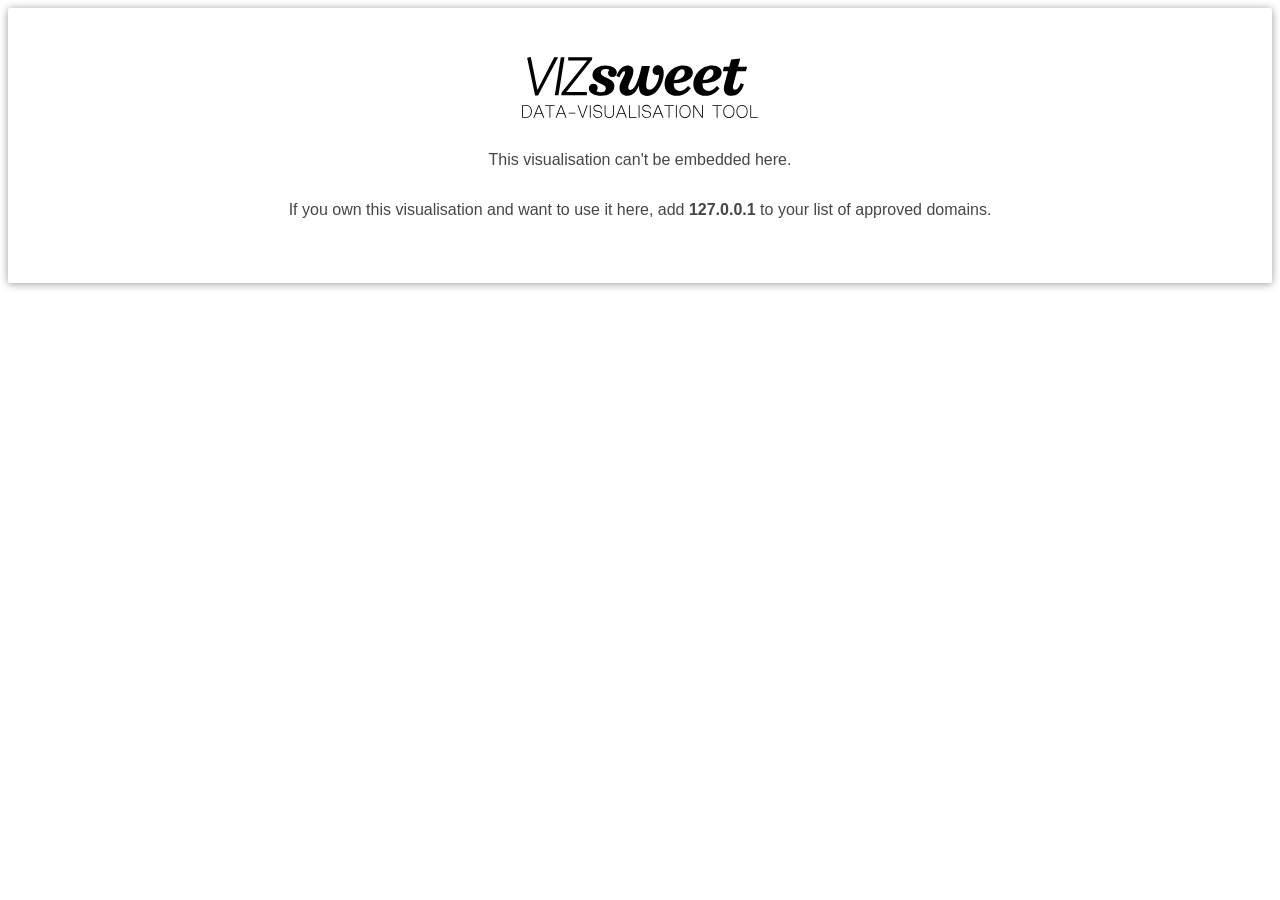
<file: The Rise of Generative AI Large Language Models (LLMs) like ChatGPT — Information is Beautiful_files/cb3fd8cca9c6c73d(1).html>
<!DOCTYPE html>
<!-- saved from url=(0047)https://vizsweet.com/api/embed/cb3fd8cca9c6c73d -->
<html lang="en"><head><meta http-equiv="Content-Type" content="text/html; charset=UTF-8">
    
    <meta http-equiv="X-UA-Compatible" content="IE=edge">
    <meta name="viewport" content="width=device-width, initial-scale=1">
    <title>VizSweet</title>
    <link href="./css2" rel="stylesheet">
    <style>
        body {
            margin: 0;
            padding: 8px;
        }

        .container {
            display: flex;
            flex-direction: column;
            align-items: center;
            justify-content: center;
            padding: 48px;
            background-color: #fff;
            border-radius: 2px;
            box-shadow: 0 1px 8px rgb(0, 0, 0, 0.4);
        }

        a {
            color: #464646;
            text-decoration: none;
        }

        img {
            width: 100%;
            max-width: 240px;
            display: block;
            margin-bottom: 1em;
        }

        p {
            color: #464646;
            text-align: center;
            font-family: 'Rubik', sans-serif;
        }

        .origin {
            font-weight: bold;
        }
    </style>
</head>
<body>

<div class="container">
    <a href="https://vizsweet.com/" target="_blank">
        <img src="./vizsweet-logo.svg">
    </a>

    <p>
        This visualisation can't be embedded here.
    </p>

      <p>
          If you own this visualisation and want to use it here, add <span class="origin">127.0.0.1</span> to your list of approved domains.
      </p>

</div>

<script src="./iframeResizer.contentWindow.min.js.download"></script>


<div style="clear: both; display: block; height: 0px;"></div></body><div id="te-floating-button-container" style="position: fixed; top: 0px; left: 0px; z-index: 2147483647; display: contents;"><template shadowrootmode="open"><link rel="stylesheet" href="chrome-extension://mmfhhfjhpadoefoaahomoakamjcfcoil/visualIndicator.css"><div></div></template></div></html>
</file>
